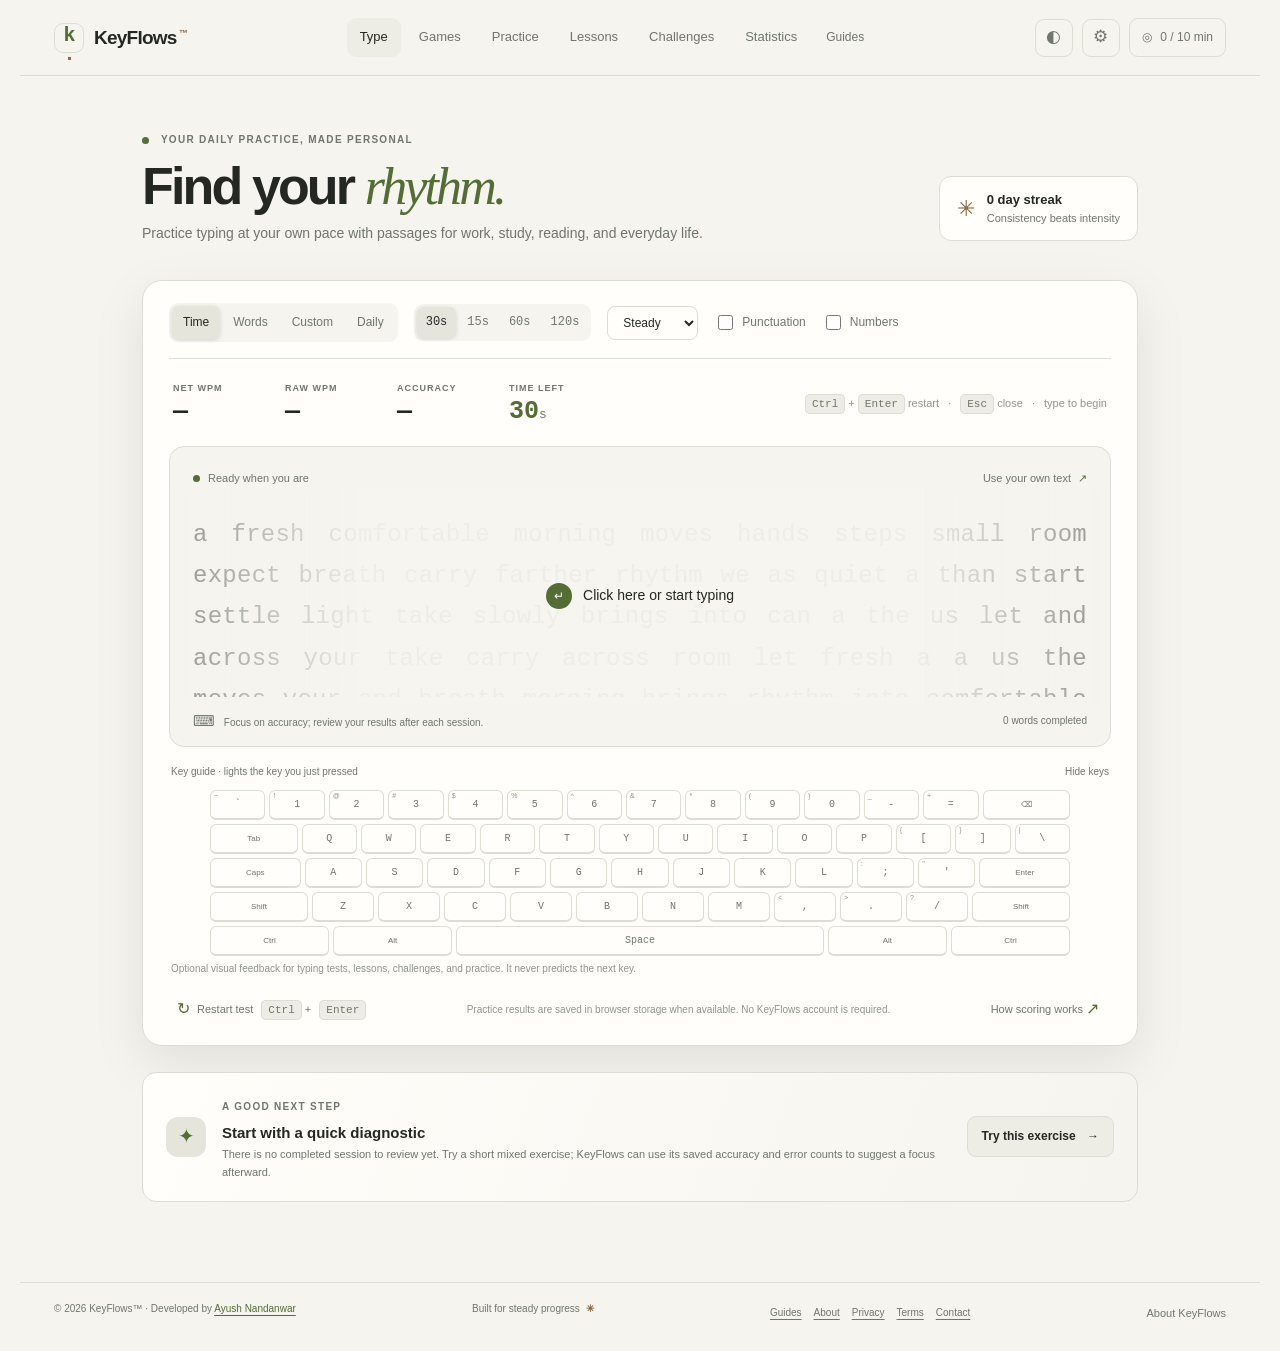
<file: index.html>
<!doctype html>
<html lang="en" data-theme="dark">
<head>
  <meta charset="utf-8">
  <meta name="viewport" content="width=device-width, initial-scale=1">
  <meta name="theme-color" content="#111311">
  <meta name="description" content="A calmer way to build typing speed and accuracy for work, study, reading, and everyday writing.">
  <meta property="og:title" content="KeyFlows — Find your rhythm">
  <meta property="og:description" content="A calmer way to build typing speed and accuracy for work, study, reading, and everyday writing.">
  <meta property="og:type" content="website">
  <meta property="og:image" content="assets/og-image.svg">
  <link rel="canonical" href="https://keyflows.github.io/">
  <link rel="icon" href="assets/favicon.svg" type="image/svg+xml">
  <link rel="stylesheet" href="css/styles.css?v=1.0.1">
  <link rel="stylesheet" href="css/responsive.css">
  <link rel="stylesheet" href="css/accessibility.css?v=1.1.7">
  <link rel="stylesheet" href="css/game.css?v=1.0.8">
  <title>KeyFlows — Find your rhythm</title>
</head>
<body>
  <a class="skip-link" href="#main">Skip to practice</a>
  <header class="topbar">
    <a class="brand" href="#type" aria-label="KeyFlows home"><span class="brand-mark">k<span>·</span></span><span>KeyFlows<sup>™</sup></span></a>
    <nav class="primary-nav" aria-label="Main navigation">
      <button class="nav-link active" data-view="type" aria-current="page">Type</button><button class="nav-link" data-view="game">Games</button><button class="nav-link" data-view="practice">Practice</button><button class="nav-link" data-view="lessons">Lessons</button><button class="nav-link" data-view="challenges">Challenges</button><button class="nav-link" data-view="statistics">Statistics</button><a class="nav-link guides-nav-link" href="/guides/">Guides</a>
    </nav>
    <div class="top-actions"><button class="icon-button" id="theme-toggle" aria-label="Toggle theme" title="Toggle theme (Ctrl+Shift+L)">◐</button><button class="icon-button" id="settings-open" aria-label="Open settings" title="Settings (Ctrl+,)">⚙</button><button class="profile-pill" id="goal-chip" aria-label="Daily goal progress">◎ <span>0 / 10 min</span></button></div>
  </header>

  <main id="main">
    <section class="view active" id="view-type" aria-labelledby="page-title">
      <div class="hero-line"><div><div class="eyebrow"><span class="live-dot"></span> YOUR DAILY PRACTICE, MADE PERSONAL</div><h1 id="page-title">Find your <em>rhythm.</em></h1><p class="subhead">Practice typing at your own pace with passages for work, study, reading, and everyday life.</p></div><div class="streak-mini"><span class="streak-icon">✳</span><div><b id="streak-count">0 day streak</b><small>Consistency beats intensity</small></div></div></div>
      <div class="practice-shell">
        <fieldset class="mode-toolbar"><legend class="sr-only">Test options</legend>
          <div class="segmented" role="group" aria-label="Test mode"><button class="segment selected" data-mode="time">Time</button><button class="segment" data-mode="words">Words</button><button class="segment" data-mode="custom">Custom</button><button class="segment" data-mode="daily">Daily</button></div>
          <div class="option-group" id="duration-options" aria-label="Test length"><button class="option selected" data-value="30">30s</button><button class="option" data-value="15">15s</button><button class="option" data-value="60">60s</button><button class="option" data-value="120">120s</button></div>
          <div class="option-group hidden" id="word-options" aria-label="Word count"><button class="option" data-value="10">10</button><button class="option selected" data-value="25">25</button><button class="option" data-value="50">50</button><button class="option" data-value="100">100</button></div>
          <label class="select-wrap"><span class="sr-only">Difficulty</span><select id="difficulty"><option value="easy">Gentle</option><option value="standard" selected>Steady</option><option value="hard">Focused</option></select></label>
          <label class="toggle-label"><input type="checkbox" id="punctuation"><span>Punctuation</span></label><label class="toggle-label"><input type="checkbox" id="numbers"><span>Numbers</span></label>
        </fieldset>
        <div class="live-stats" aria-live="off"><div class="metric"><span>NET WPM</span><strong id="live-wpm">—</strong></div><div class="metric"><span>RAW WPM</span><strong id="live-raw">—</strong></div><div class="metric"><span>ACCURACY</span><strong id="live-accuracy">—</strong></div><div class="metric timer-metric"><span>TIME LEFT</span><strong id="live-timer">30<span>s</span></strong></div><div class="keyboard-hint"><kbd>Ctrl</kbd> + <kbd>Enter</kbd> restart <i>·</i> <kbd>Esc</kbd> close <i>·</i> type to begin</div></div>
        <div class="typing-card" id="typing-card"><div class="typing-meta"><span><i class="status-dot" id="status-dot"></i><span id="test-status" role="status" aria-live="polite">Ready when you are</span></span><button class="text-action" id="custom-text-open">Use your own text <span>↗</span></button></div><div id="typing-text" class="typing-text" aria-hidden="true" tabindex="-1"></div><p id="typing-accessible-text" class="sr-only"></p><textarea id="typing-input" class="typing-input" aria-label="Typing input area" aria-describedby="typing-accessible-text typing-help" autocomplete="off" autocapitalize="off" spellcheck="false" rows="1"></textarea><span id="typing-help" class="sr-only">Type the text shown. Backspace moves back but mistakes remain in scoring.</span><button id="start-overlay" class="start-overlay"><span class="play-icon">↵</span><span>Click here or start typing</span></button><div class="typing-footer"><span><span class="key-icon">⌨</span> Focus on accuracy; review your results after each session.</span><span id="word-progress">0 / 25 words</span></div></div>
        <div class="practice-keyboard-heading"><span>Key guide · lights the key you just pressed</span><button class="text-action" id="practice-keyboard-toggle" type="button" aria-expanded="true" aria-controls="practice-keyboard">Hide keys</button></div>
        <div class="journey-keyboard practice-keyboard" id="practice-keyboard" aria-hidden="true"></div><p class="practice-keyboard-note">Optional visual feedback for typing tests, lessons, challenges, and practice. It never predicts the next key.</p>
        <div class="below-practice"><button class="quiet-button" id="restart-btn"><span>↻</span> Restart test <kbd>Ctrl</kbd> + <kbd>Enter</kbd></button><span class="privacy-note">Practice results are saved in browser storage when available. No KeyFlows account is required.</span><button class="quiet-button" id="help-open">How scoring works <span>↗</span></button></div>
      </div>
      <section class="next-exercise" aria-label="Recommended practice"><div class="next-icon">✦</div><div class="next-copy"><span class="eyebrow">A GOOD NEXT STEP</span><h2 id="recommend-title">Start with a quick diagnostic</h2><p id="recommend-copy">A short warm-up helps KeyFlows find a useful practice focus for you.</p></div><button class="button button-secondary" id="recommend-start">Try this exercise <span>→</span></button></section>
    </section>

    <section class="view" id="view-game" aria-labelledby="game-title">
      <div class="game-heading"><div><div class="eyebrow"><span class="live-dot"></span> PLAY BY TYPING</div><h1 id="game-title">Choose a <em>world.</em></h1><p class="subhead">Choose a world. Type a passage. See where it takes you.</p></div><div class="game-private"><span aria-hidden="true">🔒</span><span>No account needed. Game results are saved in browser storage when available.</span></div></div>
      <div id="game-interrupted" class="game-interrupted" role="status" hidden>An unfinished journey wasn’t saved. Start a fresh one whenever you’re ready.</div>
      <article class="journey-card" id="journey-card" data-stage="0">
        <div class="journey-game-choices" id="journey-game-choices" role="group" aria-label="Choose a typing game">
          <button class="journey-game-choice is-selected" type="button" data-game-choice="journey" aria-pressed="true">
            <svg viewBox="0 0 180 78" aria-hidden="true"><defs><linearGradient id="mini-train-sky" x1="0" x2="0" y1="0" y2="1"><stop stop-color="#80d5f0"/><stop offset="1" stop-color="#d7f4e9"/></linearGradient></defs><rect width="180" height="78" rx="12" fill="url(#mini-train-sky)"/><circle cx="148" cy="19" r="10" fill="#ffe58a"/><path d="M0 48q38-24 73 1t107-1v30H0Z" fill="#68bb8d"/><path d="M0 60h180" stroke="#c8ab84" stroke-width="9"/><path d="M0 58h180M0 63h180" stroke="#576d6a" stroke-width="2"/><g transform="translate(58 52)"><rect x="-30" y="-22" width="20" height="15" rx="4" fill="#63b9b3"/><path d="M-8-8v-17q0-5 6-5h28q18 0 18 18v4Z" fill="#f5ad55" stroke="#a95e4c" stroke-width="2"/><rect x="6" y="-26" width="12" height="11" rx="2" fill="#d7f4e9"/><circle cx="0" cy="-5" r="4" fill="#52636a"/><circle cx="30" cy="-5" r="4" fill="#52636a"/></g><path d="M142 49 148 27h12l7 22Z" fill="#fff2dc" stroke="#92605b" stroke-width="2"/><path d="M144 34h18" stroke="#ed8065" stroke-width="5"/></svg>
            <span><b>The Little Journey</b><small>Ride the train</small><small>About 2–4 min at 20 WPM · untimed</small></span>
          </button>
          <button class="journey-game-choice" type="button" data-game-choice="garden" aria-pressed="false">
            <svg viewBox="0 0 180 78" aria-hidden="true"><defs><linearGradient id="mini-garden-sky" x1="0" x2="0" y1="0" y2="1"><stop stop-color="#91d9ec"/><stop offset="1" stop-color="#fff0c9"/></linearGradient></defs><rect width="180" height="78" rx="12" fill="url(#mini-garden-sky)"/><circle cx="145" cy="18" r="11" fill="#ffe58a"/><path d="M0 51q42-22 83 0t97-2v29H0Z" fill="#63b987"/><path d="M0 63q42-12 84 2t96-2v15H0Z" fill="#398f70"/><path d="M90 78q-10-18 5-25t25-14" fill="none" stroke="#dfbf8e" stroke-width="10" stroke-linecap="round"/><g stroke="#398a63" stroke-width="3"><path d="M28 64v-19M53 67V43M118 69V46M151 65V42"/></g><g fill="#ec7580"><circle cx="28" cy="42" r="6"/><circle cx="53" cy="37" r="6"/><circle cx="118" cy="40" r="6"/><circle cx="151" cy="36" r="6"/></g><g fill="#ffe68b"><circle cx="28" cy="42" r="2.5"/><circle cx="53" cy="37" r="2.5"/><circle cx="118" cy="40" r="2.5"/><circle cx="151" cy="36" r="2.5"/></g></svg>
            <span><b>Garden Bloom</b><small>Grow the garden</small><small>About 2–4 min at 20 WPM · untimed</small></span>
          </button>
        </div>
        <p class="journey-audience-copy">Pick a world, then choose a passage from stories, work, study, reading, or everyday life.</p>
        <div class="journey-scene-wrap" id="journey-scene-wrap">
          <svg id="journey-scene" class="journey-scene" viewBox="0 0 960 340" role="img" aria-labelledby="journey-svg-title journey-svg-desc" preserveAspectRatio="xMidYMid meet">
            <title id="journey-svg-title">The Little Journey train route</title><desc id="journey-svg-desc">A colorful train travels past a town, trees, hills, and a lighthouse as correct typing advances the route. Progress is also shown in text.</desc>
            <defs>
              <linearGradient id="journey-sky" x1="0" y1="0" x2="0" y2="1"><stop offset="0" stop-color="#86d5f2"/><stop offset="1" stop-color="#d5f3ed"/></linearGradient>
              <linearGradient id="journey-hill" x1="0" y1="0" x2="1" y2="1"><stop stop-color="#8dd39a"/><stop offset="1" stop-color="#55b890"/></linearGradient>
              <linearGradient id="journey-train-paint" x1="0" y1="0" x2="0" y2="1"><stop stop-color="#ffd36b"/><stop offset="1" stop-color="#f28b52"/></linearGradient>
              <linearGradient id="journey-window" x1="0" y1="0" x2="0" y2="1"><stop stop-color="#effff8"/><stop offset="1" stop-color="#8edbd0"/></linearGradient>
              <linearGradient id="journey-water" x1="0" y1="0" x2="0" y2="1"><stop stop-color="#78cee2"/><stop offset="1" stop-color="#4fa7d0"/></linearGradient>
              <pattern id="journey-rail-ties" width="30" height="18" patternUnits="userSpaceOnUse"><path d="M5 2v14" stroke="#805b4d" stroke-width="5" stroke-linecap="round" opacity=".75"/></pattern>
            </defs>
            <rect class="journey-sky" width="960" height="340" rx="22" fill="url(#journey-sky)"/>
            <circle cx="790" cy="62" r="31" fill="#ffe58a"/><circle cx="790" cy="62" r="43" fill="#ffe58a" opacity=".18"/>
            <g class="journey-cloud" fill="#fff" opacity=".82"><ellipse cx="160" cy="72" rx="53" ry="19"/><circle cx="137" cy="62" r="22"/><circle cx="166" cy="53" r="28"/><circle cx="194" cy="65" r="19"/><ellipse cx="510" cy="91" rx="42" ry="15"/><circle cx="492" cy="82" r="18"/><circle cx="516" cy="75" r="22"/><circle cx="538" cy="85" r="15"/></g>
            <path d="M0 196 115 113l72 66 102-95 118 117 97-84 110 94 108-101 130 105 108-83v208H0Z" fill="#9dc9b6" opacity=".78"/>
            <path d="M0 220c106-65 186-29 269-3 86 28 149 20 234-16 102-42 168-21 239 13 79 37 140 42 218 2v124H0Z" fill="#72c99b"/>
            <path d="M0 256c99-42 181-16 271 10 101 29 187 23 274-14 88-38 168-30 238 3 66 30 117 34 177 7v78H0Z" fill="url(#journey-hill)"/>
            <path d="M0 281c120-23 192 18 296 22 95 3 155-20 241-26 124-8 188 47 423 15v48H0Z" fill="#3e9d81" opacity=".45"/>
            <path class="journey-water journey-landmark" data-landmark="2" d="M400 270c66-14 122-4 182 12 64 16 93 7 137-12 60-25 127-18 241 0v70H400Z" fill="url(#journey-water)" opacity=".87"/>
            <g class="journey-town journey-landmark" data-landmark="0" stroke="#93665a" stroke-width="4" stroke-linejoin="round"><path d="M93 218v-49l38-32 42 32v49Z" fill="#ffe2ad"/><path d="m82 170 49-42 54 42" fill="#e87862"/><rect x="108" y="182" width="18" height="36" rx="3" fill="#9c6e5c"/><rect x="143" y="174" width="17" height="16" rx="2" fill="url(#journey-window)"/><path d="M220 219v-61l39-27 37 27v61Z" fill="#b9dcf0"/><path d="m210 164 49-42 48 42" fill="#f4b951"/><rect x="250" y="180" width="19" height="39" rx="3" fill="#846b79"/><rect x="228" y="168" width="15" height="15" rx="2" fill="url(#journey-window)"/><rect x="278" y="168" width="13" height="15" rx="2" fill="url(#journey-window)"/></g>
            <g class="journey-trees journey-landmark" data-landmark="1" fill="#347f69"><path d="m363 217 29-73 30 73Z"/><path d="m395 223 25-61 25 61Z"/><path d="m477 224 33-82 33 82Z"/><path d="m518 230 27-67 27 67Z"/></g><g fill="#765b4c"><rect x="388" y="211" width="9" height="32" rx="4"/><rect x="505" y="214" width="10" height="34" rx="4"/></g>
            <g class="journey-lighthouse journey-landmark" data-landmark="3" stroke="#835c57" stroke-width="4" stroke-linejoin="round"><path d="M845 239 860 126h40l18 113Z" fill="#fff4df"/><path d="m855 164 51 2-3 24-51-2Z" fill="#ee7d63"/><path d="m852 131 10-23h36l10 24Z" fill="#f4ba54"/><rect x="868" y="79" width="25" height="30" rx="4" fill="#e97d65"/><path d="M862 79h38l-6-12h-26Z" fill="#734f68"/><path d="M858 239h59" stroke="#765a55" stroke-width="8"/></g>
            <g fill="#ffefad"><circle cx="70" cy="246" r="4"/><circle cx="182" cy="236" r="4"/><circle cx="324" cy="246" r="4"/><circle cx="595" cy="247" r="4"/><circle cx="742" cy="243" r="4"/></g>
            <path id="journey-track" d="M24 263c142-25 232-7 337 4s185 7 274-3 197-6 301 14" fill="none" stroke="#e7c7a1" stroke-width="18" stroke-linecap="round"/>
            <path d="M24 263c142-25 232-7 337 4s185 7 274-3 197-6 301 14" fill="none" stroke="url(#journey-rail-ties)" stroke-width="17" stroke-linecap="round"/>
            <path d="M24 257c142-25 232-7 337 4s185 7 274-3 197-6 301 14M24 269c142-25 232-7 337 4s185 7 274-3 197-6 301 14" fill="none" stroke="#526b6c" stroke-width="3.5" stroke-linecap="round"/>
            <g id="journey-checkpoints" aria-hidden="true"><circle class="journey-checkpoint" data-stop="0" cx="270" cy="264" r="8"/><circle class="journey-checkpoint" data-stop="1" cx="475" cy="271" r="8"/><circle class="journey-checkpoint" data-stop="2" cx="690" cy="263" r="8"/><circle class="journey-checkpoint" data-stop="3" cx="900" cy="277" r="8"/></g>
            <g id="journey-train" class="journey-train" transform="translate(30 262)">
              <g class="train-car"><rect x="-52" y="-37" width="38" height="27" rx="8" fill="#63b9b3" stroke="#317f7a" stroke-width="3"/><rect x="-44" y="-31" width="11" height="11" rx="3" fill="url(#journey-window)"/><circle cx="-41" cy="-7" r="6" fill="#4c6670"/><circle cx="-18" cy="-7" r="6" fill="#4c6670"/></g>
              <path d="M-17-11v-20q0-7 8-7h31q24 0 24 24v3Z" fill="url(#journey-train-paint)" stroke="#a95e4c" stroke-width="3"/><path d="M4-32h16v16H4Z" rx="3" fill="url(#journey-window)" stroke="#8d6553" stroke-width="3"/><path d="M-9-17h47" stroke="#fff1c1" stroke-width="4"/><path d="M45-24h12v11H45Z" fill="#f4cc62" stroke="#a95e4c" stroke-width="3"/><circle cx="-4" cy="-8" r="7" fill="#4c6670"/><circle cx="27" cy="-8" r="7" fill="#4c6670"/><circle cx="-4" cy="-8" r="3" fill="#dfe8de"/><circle cx="27" cy="-8" r="3" fill="#dfe8de"/><path d="M-22-5h81" stroke="#704c51" stroke-width="4" stroke-linecap="round"/><circle cx="59" cy="-19" r="6" fill="#fff3ae"/><path d="M-2-40q9-18 18 0" fill="none" stroke="#785a63" stroke-width="4" stroke-linecap="round"/>
            </g>
          </svg>
          <svg id="garden-scene" class="journey-scene journey-alt-scene" viewBox="0 0 960 340" role="img" aria-labelledby="garden-svg-title garden-svg-desc" preserveAspectRatio="xMidYMid meet" hidden>
            <title id="garden-svg-title">Garden Bloom</title><desc id="garden-svg-desc">A colorful garden comes to life as correctly typed words bloom flowers. Progress is also shown in text.</desc>
            <defs><linearGradient id="garden-sky" x1="0" y1="0" x2="0" y2="1"><stop stop-color="#79cdec"/><stop offset="1" stop-color="#fff0c7"/></linearGradient><linearGradient id="garden-ground" x1="0" y1="0" x2="0" y2="1"><stop stop-color="#78c884"/><stop offset="1" stop-color="#338b69"/></linearGradient><linearGradient id="garden-path-paint" x1="0" y1="0" x2="1" y2="1"><stop stop-color="#f5d7a7"/><stop offset="1" stop-color="#cfa474"/></linearGradient></defs>
            <rect width="960" height="340" rx="22" fill="url(#garden-sky)"/><circle cx="800" cy="62" r="34" fill="#ffe58a"/><circle cx="800" cy="62" r="47" fill="#ffe58a" opacity=".2"/>
            <g fill="#fff" opacity=".78"><ellipse cx="170" cy="72" rx="52" ry="18"/><circle cx="145" cy="61" r="22"/><circle cx="174" cy="52" r="27"/><circle cx="202" cy="66" r="17"/><ellipse cx="543" cy="88" rx="39" ry="14"/><circle cx="526" cy="80" r="18"/><circle cx="549" cy="73" r="21"/></g>
            <path d="M0 196 125 115l84 65 101-93 104 111 107-86 107 90 111-99 112 101 109-75v211H0Z" fill="#a9cbb7"/>
            <path d="M0 222c101-53 176-35 265-6 94 31 153 21 239-16 99-43 171-20 245 15 76 36 145 34 211-1v126H0Z" fill="#83cb92"/>
            <path d="M0 265c108-37 194-8 285 16 93 25 181 15 257-18 104-44 173-18 256 14 59 23 108 24 162 3v60H0Z" fill="url(#garden-ground)"/>
            <g class="garden-cottage" stroke="#8b6155" stroke-width="4" stroke-linejoin="round"><path d="M92 225v-72l53-40 54 40v72Z" fill="#fff0d5"/><path d="m80 157 65-49 66 49" fill="#ed8065"/><rect x="128" y="179" width="28" height="46" rx="4" fill="#8a6658"/><rect x="103" y="164" width="17" height="20" rx="3" fill="#9de1e1"/><rect x="169" y="164" width="17" height="20" rx="3" fill="#9de1e1"/></g>
            <path id="garden-path" d="M38 276c112-31 202-18 300 1s182 1 283-11 205-9 302 8" fill="none" stroke="url(#garden-path-paint)" stroke-width="29" stroke-linecap="round"/>
            <path d="M38 276c112-31 202-18 300 1s182 1 283-11 205-9 302 8" fill="none" stroke="#f9e8c9" stroke-width="3" stroke-dasharray="2 13" stroke-linecap="round"/>
            <g class="garden-flower" data-flower="0" transform="translate(245 218)"><path class="garden-stem" d="M0 35q-4-20 2-35"/><path class="garden-leaf" d="M0 19q-17-14-22 0 12 10 22 0"/><g class="garden-petals" transform="translate(2 0)"><circle cx="0" cy="-10" r="8"/><circle cx="10" cy="0" r="8"/><circle cx="0" cy="10" r="8"/><circle cx="-10" cy="0" r="8"/><circle class="garden-center" r="6"/></g></g>
            <g class="garden-flower" data-flower="1" transform="translate(325 237)"><path class="garden-stem" d="M0 30q6-16 0-28"/><path class="garden-leaf" d="M0 18q15-14 21-2-8 12-21 2"/><g class="garden-petals" transform="translate(0 0)"><circle cx="0" cy="-9" r="7"/><circle cx="9" cy="0" r="7"/><circle cx="0" cy="9" r="7"/><circle cx="-9" cy="0" r="7"/><circle class="garden-center" r="5"/></g></g>
            <g class="garden-flower" data-flower="2" transform="translate(407 226)"><path class="garden-stem" d="M0 34q-5-20 1-34"/><path class="garden-leaf" d="M0 20q-16-12-21 0 9 10 21 0"/><g class="garden-petals"><circle cy="-10" r="8"/><circle cx="10" r="8"/><circle cy="10" r="8"/><circle cx="-10" r="8"/><circle class="garden-center" r="6"/></g></g>
            <g class="garden-flower" data-flower="3" transform="translate(495 238)"><path class="garden-stem" d="M0 30q4-18 0-28"/><path class="garden-leaf" d="M0 18q15-12 21 0-10 9-21 0"/><g class="garden-petals"><circle cy="-9" r="7"/><circle cx="9" r="7"/><circle cy="9" r="7"/><circle cx="-9" r="7"/><circle class="garden-center" r="5"/></g></g>
            <g class="garden-flower" data-flower="4" transform="translate(583 225)"><path class="garden-stem" d="M0 34q-3-18 2-34"/><path class="garden-leaf" d="M0 20q-15-13-21 0 11 9 21 0"/><g class="garden-petals"><circle cy="-10" r="8"/><circle cx="10" r="8"/><circle cy="10" r="8"/><circle cx="-10" r="8"/><circle class="garden-center" r="6"/></g></g>
            <g class="garden-flower" data-flower="5" transform="translate(668 238)"><path class="garden-stem" d="M0 30q5-18 0-28"/><path class="garden-leaf" d="M0 18q15-13 21 0-9 10-21 0"/><g class="garden-petals"><circle cy="-9" r="7"/><circle cx="9" r="7"/><circle cy="9" r="7"/><circle cx="-9" r="7"/><circle class="garden-center" r="5"/></g></g>
            <g class="garden-flower" data-flower="6" transform="translate(751 224)"><path class="garden-stem" d="M0 34q-4-18 1-34"/><path class="garden-leaf" d="M0 20q-16-14-21-1 10 10 21 1"/><g class="garden-petals"><circle cy="-10" r="8"/><circle cx="10" r="8"/><circle cy="10" r="8"/><circle cx="-10" r="8"/><circle class="garden-center" r="6"/></g></g>
            <g class="garden-flower" data-flower="7" transform="translate(843 237)"><path class="garden-stem" d="M0 31q5-18 0-28"/><path class="garden-leaf" d="M0 18q15-13 21-1-9 10-21 1"/><g class="garden-petals"><circle cy="-9" r="7"/><circle cx="9" r="7"/><circle cy="9" r="7"/><circle cx="-9" r="7"/><circle class="garden-center" r="5"/></g></g>
            <g id="garden-bee" class="garden-bee" transform="translate(482 174)" aria-hidden="true"><ellipse cx="0" cy="-24" rx="13" ry="9" fill="#ffd35a" stroke="#91684b" stroke-width="3"/><path d="M-4-32v16M5-32v16" stroke="#765d4b" stroke-width="4"/><ellipse cx="-6" cy="-37" rx="8" ry="5" fill="#f4ffff" opacity=".9"/><ellipse cx="7" cy="-38" rx="8" ry="5" fill="#f4ffff" opacity=".9"/><circle cx="11" cy="-25" r="2" fill="#463e42"/></g>
          </svg>
        </div>
        <div class="journey-status-row"><span id="journey-state">The train is waiting at the station.</span><span id="journey-clock">No timer</span></div>
        <section class="journey-setup" id="journey-setup" aria-labelledby="journey-setup-title">
          <div class="journey-setup-copy"><span class="eyebrow">YOUR NEXT ADVENTURE</span><h2 id="journey-setup-title">Choose a passage</h2><p id="journey-setup-description">Type each character to move the train. A mistake pauses the journey until you correct it.</p></div>
          <div class="journey-options">
            <label class="field-label" for="journey-context">Passage theme<select class="field" id="journey-context"></select></label>
            <label class="field-label" for="journey-level">Passage complexity<select class="field" id="journey-level"></select></label>
            <label class="field-label" for="journey-timer-choice">Timer<select class="field" id="journey-timer-choice"><option value="0">No timer · recommended</option><option value="60">Optional 60 seconds</option></select></label>
          </div>
          <section class="journey-passage-preview" aria-labelledby="journey-preview-title">
            <div><span class="eyebrow" id="journey-preview-title">UP NEXT</span><span class="journey-preview-meta" id="journey-preview-meta"></span></div>
            <p id="journey-preview-text"></p>
          </section>
          <div class="journey-preferences"><label class="toggle-label"><input type="checkbox" id="journey-keyboard-toggle" checked><span>Show key guide</span></label><label class="toggle-label"><input type="checkbox" id="journey-focus-toggle"><span>Focus mode</span></label><label class="toggle-label"><input type="checkbox" id="journey-motion-toggle"><span>Reduce visual effects</span></label></div>
          <button class="button button-primary journey-start" id="journey-start">Start the journey <span>→</span></button>
          <p class="journey-privacy-note">Game results are saved in browser storage when available. The passage itself is not included in game history.</p>
        </section>
        <section class="journey-play" id="journey-play" aria-label="Typing game" hidden>
          <div class="journey-play-toolbar"><div><span class="eyebrow" id="journey-progress-label">TRAIN PROGRESS</span><strong id="journey-progress-text">0 of 0 characters</strong></div><div class="journey-actions"><button class="button button-secondary" id="journey-pause">Pause</button><button class="button button-secondary" id="journey-restart">Restart</button><button class="button button-secondary" id="journey-exit">Exit</button></div></div>
          <div class="journey-progressbar" id="journey-progressbar" role="progressbar" aria-label="Journey progress" aria-valuemin="0" aria-valuemax="100" aria-valuenow="0"><span id="journey-progress-fill"></span><div class="journey-word-checkpoints" id="journey-word-checkpoints" aria-hidden="true"></div></div>
          <div class="journey-passage-panel" id="journey-passage-panel"><div class="journey-passage typing-text" id="journey-passage" aria-hidden="true"></div><p class="sr-only" id="journey-passage-accessible"></p><textarea class="typing-input journey-input" id="journey-input" aria-label="Type the journey passage" aria-describedby="journey-passage-accessible journey-input-help" autocomplete="off" autocapitalize="off" spellcheck="false" rows="1"></textarea><span class="sr-only" id="journey-input-help">Type the displayed passage. Mistakes remain in your accuracy score. Backspace removes the last typed character.</span><button class="journey-focus-prompt" id="journey-focus-prompt" type="button" aria-label="Focus the passage to type">Click the passage, then type to move the train</button></div>
          <p class="journey-error-hint" id="journey-error-hint" hidden>The train is waiting at your first mistake. Backspace to correct it.</p>
          <div class="journey-keyboard-heading"><span>Key guide · lights the key you just pressed</span><button class="text-action" id="journey-keyboard-visibility" aria-expanded="true" aria-controls="journey-keyboard">Hide keys</button></div>
          <div class="journey-keyboard" id="journey-keyboard" aria-hidden="true"></div>
          <p class="journey-keyboard-hint" id="journey-keyboard-hint">The key guide shows what you pressed; it never predicts the next key.</p>
          <p class="sr-only" id="journey-announcement" role="status" aria-live="polite"></p>
        </section>
        <section class="journey-result" id="journey-result" aria-labelledby="journey-result-title" hidden>
          <div class="journey-celebration" id="journey-celebration" aria-hidden="true">
            <i style="--x:-260px;--y:-82px;--turn:115deg"></i><i style="--x:-220px;--y:-142px;--turn:250deg"></i><i style="--x:-178px;--y:-64px;--turn:75deg"></i><i style="--x:-136px;--y:-120px;--turn:190deg"></i><i style="--x:-96px;--y:-70px;--turn:300deg"></i><i style="--x:-54px;--y:-150px;--turn:135deg"></i><i style="--x:-14px;--y:-96px;--turn:220deg"></i><i style="--x:28px;--y:-132px;--turn:45deg"></i><i style="--x:70px;--y:-76px;--turn:160deg"></i><i style="--x:112px;--y:-142px;--turn:280deg"></i><i style="--x:154px;--y:-68px;--turn:100deg"></i><i style="--x:196px;--y:-126px;--turn:210deg"></i><i style="--x:238px;--y:-74px;--turn:35deg"></i><i style="--x:275px;--y:-118px;--turn:170deg"></i>
          </div>
          <section class="journey-win-panel" id="journey-win-panel" aria-label="Victory celebration" hidden>
            <div class="journey-win-medal" id="journey-win-medal" aria-hidden="true"><span id="journey-win-icon">🚂</span><i>✦</i><b>★</b></div>
            <div class="journey-win-copy"><span class="eyebrow" id="journey-win-kicker">ADVENTURE COMPLETE</span><strong id="journey-win-headline">You did it!</strong><p id="journey-win-subtitle">The train made it to the lighthouse.</p></div>
            <button class="button button-primary journey-celebrate-again" id="journey-celebrate-again" type="button">Celebrate again <span aria-hidden="true">✦</span></button>
          </section>
          <span class="eyebrow" id="journey-result-kicker">JOURNEY COMPLETE</span><h2 id="journey-result-title" tabindex="-1">You reached the lighthouse!</h2><p id="journey-result-copy">Every correct character carried the train onward.</p>
          <div class="journey-title-card" id="journey-title-card" hidden><div><small>YOUR PERSONAL JOURNEY TITLE</small><strong id="journey-title-name">Lighthouse Explorer</strong><span>Saved only on this device; not compared with other players.</span></div><button class="button button-secondary" id="journey-title-help" aria-expanded="false" aria-controls="journey-title-explanation">Why this title?</button><p id="journey-title-explanation" hidden></p><span class="journey-careful-badge" id="journey-careful-badge" hidden>Careful typing · 95%+ accuracy</span></div>
          <div class="journey-result-metrics"><div><small>ACCURACY</small><strong id="journey-result-accuracy">—</strong></div><div><small>CORRECT CHARACTERS</small><strong id="journey-result-correct">—</strong></div><div><small>MISTAKES</small><strong id="journey-result-errors-summary">—</strong></div><div><small>PASSAGE</small><strong id="journey-result-progress">—</strong></div><div><small>TIME</small><strong id="journey-result-time">—</strong></div></div>
          <section class="journey-next-step" aria-labelledby="journey-next-title"><div><span class="eyebrow">A GENTLE NEXT STEP</span><h3 id="journey-next-title">Try a short practice</h3><p id="journey-next-copy"></p></div><button class="button button-secondary" id="journey-next-practice" type="button">Try this practice <span>→</span></button></section>
          <div class="journey-result-actions"><button class="button button-primary" id="journey-again">Ride this route again <span>↻</span></button><button class="button button-secondary" id="journey-new">Choose another passage</button><button class="button button-secondary" id="journey-surprise">Surprise me</button><button class="button button-secondary" id="journey-switch-world">Switch game</button></div>
          <section class="journey-result-graph" id="journey-result-graph-wrap" aria-labelledby="journey-result-graph-title"><div class="journey-result-graph-heading"><h3 id="journey-result-graph-title">Your adventure, word by word</h3><span>Passage progress · Accuracy</span></div><div class="journey-graph-legend" aria-hidden="true"><span>Passage</span><span>Accuracy</span></div><svg id="journey-result-graph" role="group" aria-label="Interactive graph of passage progress and typing accuracy" aria-describedby="journey-result-graph-help journey-result-graph-summary"></svg><p class="journey-result-graph-scroll-note">Swipe the graph sideways to inspect every checkpoint.</p><p id="journey-result-graph-help" class="journey-result-graph-help">Hover, click, or touch a point to inspect that word. Focus the graph and use arrow keys to explore.</p><p id="journey-result-graph-summary" class="journey-result-graph-summary" role="status" aria-live="polite"></p></section>
          <button class="text-action" id="journey-more-stats" aria-expanded="false" aria-controls="journey-extra-stats">More stats</button><div class="journey-extra-stats" id="journey-extra-stats" hidden><span>Net speed: <b id="journey-result-net">—</b></span><span>Raw speed: <b id="journey-result-raw">—</b></span></div>
        </section>
      </article>
    </section>

    <section class="view" id="view-practice" aria-labelledby="practice-title"><div class="section-heading"><div><div class="eyebrow">PRACTICE WITH PURPOSE</div><h1 id="practice-title">Build a better habit.</h1><p class="subhead">Short, focused sessions that meet you where you are.</p></div></div><div class="practice-grid"><article class="coach-card"><div class="card-icon">✦</div><div class="eyebrow">YOUR COACH</div><h2 id="coach-title">Your first session is the starting point.</h2><p id="coach-copy">Complete a quick typing test and we’ll look for patterns worth practicing. Your history stays private on this device.</p><div class="weakness-tags" id="weakness-tags"><span>Letters</span><span>Rhythm</span><span>Accuracy</span></div><button class="button button-primary" id="coach-start">Start a diagnostic <span>→</span></button></article><article class="goal-card"><div class="eyebrow">A STEADY PACE</div><h2>Your daily goal</h2><p>A few minutes of mindful practice can add up over time.</p><div class="goal-progress"><div class="ring" id="goal-ring"><span id="goal-percent">0%</span></div><div><b><span id="goal-minutes">0</span> of <span id="goal-target">10</span> min</b><small>today’s practice</small></div></div><label class="field-label" for="goal-setting">Daily target</label><select id="goal-setting" class="field"><option value="5">5 minutes</option><option value="10" selected>10 minutes</option><option value="15">15 minutes</option><option value="20">20 minutes</option></select></article></div><h2 class="subsection-title">Quick exercises</h2><div class="exercise-grid" id="exercise-grid"></div><h2 class="subsection-title">Your milestones</h2><p class="subhead">XP is earned for time spent practicing. Levels celebrate showing up, not only speed.</p><div class="milestone-card"><div class="level-mark"><span id="skill-level">1</span></div><div class="milestone-copy"><b id="level-name">New rhythm</b><span><span id="xp-total">0</span> XP · <span id="xp-next">100</span> XP to next level</span></div><div class="xp-track"><span id="xp-bar"></span></div></div><div class="badge-grid" id="badge-grid"></div></section>

    <section class="view" id="view-lessons" aria-labelledby="lessons-title"><div class="section-heading"><div><div class="eyebrow">LEARN AT YOUR OWN PACE</div><h1 id="lessons-title">Small steps, <em>strong habits.</em></h1><p class="subhead">Friendly, focused lessons to build confidence from the home row up.</p></div></div><div class="lesson-grid" id="lesson-grid"></div><div class="lesson-active hidden" id="lesson-active"><button class="text-action" id="lesson-back">← All lessons</button><div class="lesson-copy"><span class="eyebrow" id="lesson-kicker">LESSON 01</span><h2 id="lesson-name"></h2><p id="lesson-instructions"></p></div><div class="lesson-target" id="lesson-target"></div><button class="button button-primary" id="lesson-start">Begin lesson <span>→</span></button></div></section>

    <section class="view" id="view-challenges" aria-labelledby="challenges-title"><div class="section-heading"><div><div class="eyebrow">ONE TEXT. EVERY DAY.</div><h1 id="challenges-title">A daily challenge.</h1><p class="subhead">A shared prompt to keep your practice fresh. Your result is saved privately here.</p></div><div class="date-badge" id="challenge-date"></div></div><article class="challenge-card"><div class="challenge-top"><span class="challenge-mark">✳</span><div><div class="eyebrow">TODAY’S PROMPT</div><h2 id="challenge-name">Daily flow</h2></div><span class="local-badge">LOCAL PERSONAL BEST</span></div><p id="challenge-description">The same prompt is available to everyone each day.</p><div class="challenge-sample" id="challenge-sample"></div><div class="challenge-bottom"><div><span class="eyebrow">YOUR BEST TODAY</span><strong id="challenge-best">—</strong></div><div class="challenge-actions"><button class="button button-secondary" id="share-challenge">Share prompt <span>↗</span></button><button class="button button-primary" id="challenge-start">Take today’s challenge <span>→</span></button></div></div></article><div class="notice"><span>ⓘ</span><p>Challenge results are stored only in this browser. Public leaderboards, verified accounts, and cross-device sync need a server and are not part of this static edition.</p></div><h2 class="subsection-title">Your challenge history</h2><div id="challenge-history" class="history-list"></div></section>

    <section class="view" id="view-statistics" aria-labelledby="statistics-title"><div class="section-heading"><div><div class="eyebrow">YOUR PRACTICE, OVER TIME</div><h1 id="statistics-title">Progress, <em>not pressure.</em></h1><p class="subhead">A clear view of the work you’ve put in.</p></div><button class="button button-secondary" id="export-btn" title="CSV opens in spreadsheet apps">Download spreadsheet <span>↓</span></button></div><div class="stat-grid"><article class="stat-tile"><span>BEST NET SPEED</span><strong id="stat-best">—</strong><small>words per minute</small></article><article class="stat-tile"><span>AVERAGE NET SPEED</span><strong id="stat-average">—</strong><small>across completed tests</small></article><article class="stat-tile"><span>AVERAGE ACCURACY</span><strong id="stat-accuracy">—</strong><small>all-time average</small></article><article class="stat-tile"><span>TESTS COMPLETED</span><strong id="stat-tests">0</strong><small><span id="stat-hours">0</span> min of practice</small></article></div><div class="charts-grid"><article class="chart-card"><div class="chart-heading"><div><span class="eyebrow">SPEED OVER TIME</span><h2>Your rhythm</h2></div><span class="chart-unit">NET WPM</span></div><svg id="speed-chart" viewBox="0 0 600 200" role="img" aria-label="Interactive speed history chart"><text x="300" y="100" text-anchor="middle">Complete a test to see your progress</text></svg><p id="speed-chart-help" class="chart-interaction-help">Move over the graph to highlight a test; click or touch to keep it selected.</p><p id="speed-chart-summary" class="chart-interaction-summary" role="status" aria-live="polite">No tests to inspect yet.</p></article><article class="chart-card"><div class="chart-heading"><div><span class="eyebrow">ACCURACY OVER TIME</span><h2>Careful counts</h2></div><span class="chart-unit">PERCENT</span></div><svg id="accuracy-chart" viewBox="0 0 600 200" role="img" aria-label="Interactive accuracy history chart"><text x="300" y="100" text-anchor="middle">Complete a test to see your progress</text></svg><p id="accuracy-chart-help" class="chart-interaction-help">Move over the graph to highlight a test; click or touch to keep it selected.</p><p id="accuracy-chart-summary" class="chart-interaction-summary" role="status" aria-live="polite">No tests to inspect yet.</p></article></div><p class="chart-scroll-note">On small screens, swipe charts sideways to read every label.</p><div class="history-heading"><h2>Recent sessions</h2><span id="history-count">0 sessions</span></div><div id="session-history" class="history-list"></div></section>
  </main>

  <footer class="site-footer"><span>© 2026 KeyFlows™ · Developed by <a href="https://ayushnandanwar.github.io/" target="_blank" rel="noopener noreferrer">Ayush Nandanwar</a></span><span>Built for steady progress <b>✳</b></span><nav class="legal-links" aria-label="Legal and information"><a href="/guides/">Guides</a><a href="about.html">About</a><a href="privacy.html">Privacy</a><a href="terms.html">Terms</a><a href="contact.html">Contact</a></nav><button class="text-action" data-view="about">About KeyFlows</button></footer>
  <div class="toast-region" id="toast-region" aria-live="polite"></div>

  <dialog id="journey-exit-dialog" class="dialog" aria-labelledby="journey-exit-title"><div class="eyebrow">PAUSE AT THE NEXT STATION</div><h2 id="journey-exit-title">Leave this journey?</h2><p class="subhead">You can resume where you are, or discard this round. Discarded rounds are not saved.</p><div class="journey-result-actions"><button class="button button-primary" id="journey-exit-resume">Resume journey</button><button class="button button-secondary" id="journey-exit-discard">Discard and exit</button></div></dialog>
  <dialog id="result-dialog" class="dialog result-dialog"><button class="dialog-close" data-close="result-dialog" aria-label="Close results">×</button><div class="result-card" id="result-card"><div class="result-brand"><span class="brand-mark">k<span>·</span></span><span>KeyFlows</span><span class="result-tag">SESSION COMPLETE</span></div><div class="result-headline"><span class="eyebrow">A MOMENT TO BE PROUD OF</span><h2 id="result-title">You found your flow.</h2></div><div class="result-metrics"><div class="result-primary"><span>NET WPM</span><strong id="result-wpm">0</strong></div><div><span>RAW WPM</span><strong id="result-raw">0</strong></div><div><span>ACCURACY</span><strong id="result-accuracy">0%</strong></div></div><div class="result-detail"><span><b id="result-correct">0</b> correct</span><span><b id="result-errors">0</b> incorrect</span><span><b id="result-duration">0s</b> practiced</span><span><b id="result-words">0</b> words</span></div><div class="result-comparison" id="result-comparison"></div><div class="result-trend" id="result-trend" aria-label="Recent performance summary"></div><section class="result-pace" aria-labelledby="result-pace-title"><div class="result-pace-heading"><span class="eyebrow" id="result-pace-title">PACE DURING THIS TEST</span><span class="result-pace-note">Pace samples are typically collected every two seconds; a very short final interval may be omitted</span></div><div class="result-legend" aria-hidden="true"><span class="legend-net">Net WPM</span><span class="legend-raw">Raw WPM</span><span class="legend-accuracy">Accuracy</span></div><svg id="result-chart" class="result-chart" viewBox="0 0 660 300" role="img" aria-label="Typing pace and cumulative accuracy during this test" aria-describedby="result-chart-help result-chart-selected result-chart-summary"></svg><p class="result-chart-scroll-hint">On smaller screens, swipe the graph sideways to read its labels.</p><p id="result-chart-help" class="result-chart-help" hidden>Click or touch the chart to inspect a point. Focus the chart and use the arrow keys to move between samples.</p><p id="result-chart-selected" class="result-chart-selected" role="status" aria-live="polite" hidden></p><p id="result-chart-empty" class="result-chart-empty" hidden></p><p id="result-chart-summary" class="result-chart-summary" role="note" hidden></p><p class="result-pace-explainer">Net and raw WPM show pace for each interval; accuracy is cumulative. Net WPM accounts for errors; raw WPM does not.</p></section><div class="result-footer">Practice at your pace. Review your results over time.</div></div><div class="result-actions"><button class="button button-primary" id="retry-btn">Try again <span>↻</span></button><button class="button button-secondary" id="result-next-lesson" hidden>Next lesson <span>→</span></button><button class="button button-secondary" id="share-btn">Share result <span>↗</span></button><button class="quiet-button" data-close="result-dialog">Done</button></div><section class="result-recommend"><span class="eyebrow">YOUR PERSONALIZED COACH</span><p id="result-recommendation">Keep your rhythm going with a short exercise.</p><small>Based on your typing session and practice history on this device.</small></section></dialog>

  <dialog id="settings-dialog" class="dialog"><button class="dialog-close" data-close="settings-dialog" aria-label="Close settings">×</button><div class="eyebrow">MAKE IT YOURS</div><h2>Settings</h2><div class="settings-section"><label class="field-label" for="theme-select">Appearance</label><select class="field" id="theme-select"><option value="dark">Dark</option><option value="light">Light</option><option value="system">System</option></select><label class="field-label" for="language-select">Text language <span>Only English content is bundled in this release</span></label><select class="field" id="language-select" disabled><option value="english">English</option></select><label class="field-label" for="custom-text">Your custom text <span>Private to this browser</span></label><textarea class="field" id="custom-text" rows="4" placeholder="Paste text you’d like to practice…"></textarea><div class="settings-buttons"><button class="button button-secondary" id="import-btn">Restore full backup</button><button class="button button-secondary" id="export-csv-settings-btn">Download spreadsheet</button><button class="button button-secondary" id="export-settings-btn">Download full backup</button><button class="button button-danger" id="reset-btn">Reset all data</button><input type="file" id="import-file" accept="application/json,.json" hidden></div></div><p class="privacy-explainer">Download spreadsheet (CSV) to open your session scores in Excel, Numbers, or similar apps; it does not include practice passages. Download full backup to restore settings (including saved custom text), history, streaks, and achievements on this device. Your data is not uploaded or synced.</p></dialog>

  <dialog id="help-dialog" class="dialog"><button class="dialog-close" data-close="help-dialog" aria-label="Close help">×</button><div class="eyebrow">CLEAR AND CONSISTENT</div><h2>How scoring works</h2><div class="formula-list"><p><b>Raw WPM</b><span>Total characters typed ÷ 5 ÷ elapsed minutes.</span></p><p><b>Net WPM</b><span>Raw WPM minus incorrect characters ÷ elapsed minutes ÷ 5. Mistakes remain in the penalty even after correction.</span></p><p><b>Accuracy</b><span>Correct keystrokes ÷ all attempted keystrokes × 100. Backspaces don’t erase an earlier mistake from this measure.</span></p><p><b>Skipped characters</b><span>Are not counted as attempts. A word counts as completed when its trailing space is entered (or at the end of the prompt).</span></p></div><p class="privacy-explainer">Speed is hidden briefly at the start to avoid noisy readings. WPM is shown only after at least 3 seconds for a more reliable reading. Results use actual elapsed time and only completed sessions are saved.</p><div class="shortcut-list"><h3>Keyboard shortcuts</h3><p><kbd>Ctrl</kbd> + <kbd>Enter</kbd><span>Restart the current test</span></p><p><kbd>Tab</kbd><span>Move to the next focusable control</span></p><p><kbd>Esc</kbd><span>Close an open dialog</span></p><p><kbd>Ctrl</kbd> + <kbd>,</kbd><span>Open settings</span></p><p><kbd>Ctrl</kbd> + <kbd>Shift</kbd> + <kbd>L</kbd><span>Toggle theme</span></p><p><kbd>Enter</kbd><span>Start a test from page focus; in custom text, type a line break</span></p></div></dialog>
  <dialog id="custom-dialog" class="dialog"><button class="dialog-close" data-close="custom-dialog" aria-label="Close custom text">×</button><div class="eyebrow">PRACTICE YOUR WORDS</div><h2>Bring your own text.</h2><p class="subhead">Paste anything you’d like to practice. It stays in this browser and won’t be saved with session results.</p><textarea class="field" id="custom-dialog-input" rows="5" placeholder="Paste a paragraph here…"></textarea><button class="button button-primary full-button" id="apply-custom">Practice this text <span>→</span></button></dialog>
  <dialog id="about-dialog" class="dialog"><button class="dialog-close" data-close="about-dialog" aria-label="Close about">×</button><div class="eyebrow">PRACTICE THAT FEELS GOOD</div><h2>A calmer way to find your flow.</h2><p>KeyFlows is a focused, private typing practice space. The useful kind of progress is personal: showing up, building accuracy, and finding a pace that feels comfortable.</p><p>KeyFlows™ is developed by <a href="https://ayushnandanwar.github.io/" target="_blank" rel="noopener noreferrer">Ayush Nandanwar</a>. Connect with him on <a href="https://github.com/ayushnandanwar" target="_blank" rel="noopener noreferrer">GitHub</a> or <a href="https://www.linkedin.com/in/ayush-nandanwar-630214210/" target="_blank" rel="noopener noreferrer">LinkedIn</a>.</p><p>KeyFlows is a static website. Your account-free practice and progress live in this browser. Global leaderboards, multiplayer, and cross-device sync require a backend and are not enabled.</p><button class="button button-primary full-button" data-close="about-dialog">Back to practice</button></dialog>
  <dialog id="certificate-dialog" class="dialog certificate-dialog" aria-labelledby="certificate-title"><button class="dialog-close" data-close="certificate-dialog" aria-label="Close certificate options">×</button><div class="eyebrow">MADE FOR YOUR OWN MILESTONES</div><h2 id="certificate-title">Make a practice certificate.</h2><p class="privacy-explainer">This is an informal personal achievement, not a verified credential. Choose a type and name, then preview the certificate before downloading.</p><label class="field-label" for="certificate-type">Certificate type<select class="field" id="certificate-type"></select></label><label class="field-label" for="certificate-name">Display name <span>Optional · used only for this download</span></label><input class="field" id="certificate-name" type="text" maxlength="80" autocomplete="off" placeholder="Leave blank to use “A dedicated typist”"><figure class="certificate-preview-card"><img id="certificate-preview" alt="Certificate preview"><figcaption id="certificate-preview-caption"></figcaption></figure><p class="privacy-explainer">Your name is not saved in KeyFlows settings or practice history. The downloaded certificate contains the name shown in this preview.</p><div class="settings-buttons"><button class="button button-primary" id="certificate-download-pdf">Download PDF</button><button class="button button-secondary" id="certificate-download-png">Download PNG</button></div></dialog>
  <script type="module" src="js/app.js?v=1.8.8"></script>
</body>
</html>
</file>
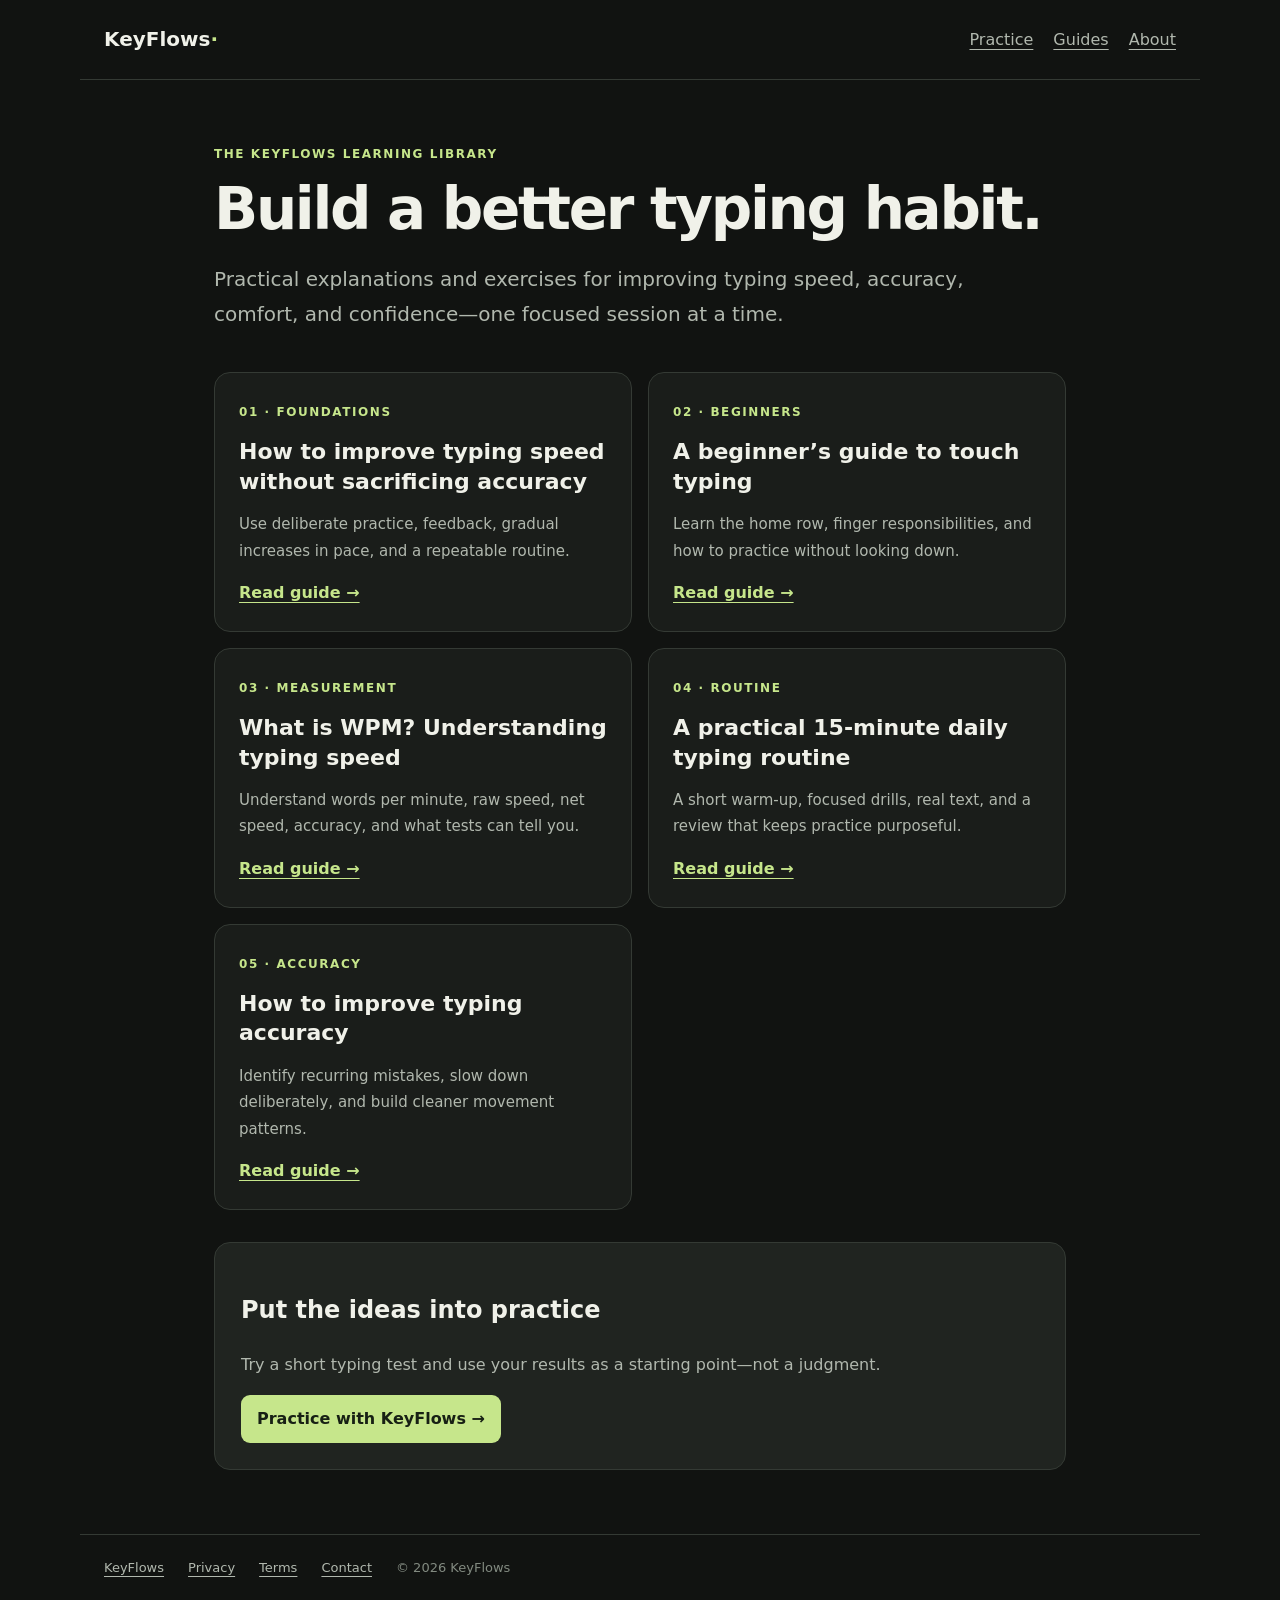
<file: guides/index.html>
<!doctype html>
<html lang="en">
<head><meta charset="utf-8"><meta name="viewport" content="width=device-width,initial-scale=1"><title>Typing Guides — KeyFlows</title><meta name="description" content="Practical, original guides to typing speed, accuracy, touch typing, keyboard habits and focused daily practice."><link rel="canonical" href="https://keyflows.github.io/guides/"><meta property="og:title" content="Typing Guides — KeyFlows"><meta property="og:description" content="Learn typing fundamentals and build a steady practice routine."><link rel="stylesheet" href="/css/guides.css"></head>
<body><header class="guide-header"><a class="brand" href="/">KeyFlows<span>·</span></a><nav><a href="/">Practice</a><a href="/guides/" aria-current="page">Guides</a><a href="/about.html">About</a></nav></header>
<main class="guide-main"><div class="eyebrow">THE KEYFLOWS LEARNING LIBRARY</div><h1>Build a better typing habit.</h1><p class="lead">Practical explanations and exercises for improving typing speed, accuracy, comfort, and confidence—one focused session at a time.</p><div class="guide-grid">
<article><span class="guide-number">01 · FOUNDATIONS</span><h2><a href="/guides/improve-typing-speed.html">How to improve typing speed without sacrificing accuracy</a></h2><p>Use deliberate practice, feedback, gradual increases in pace, and a repeatable routine.</p><a class="read-link" href="/guides/improve-typing-speed.html">Read guide →</a></article>
<article><span class="guide-number">02 · BEGINNERS</span><h2><a href="/guides/touch-typing-beginners.html">A beginner’s guide to touch typing</a></h2><p>Learn the home row, finger responsibilities, and how to practice without looking down.</p><a class="read-link" href="/guides/touch-typing-beginners.html">Read guide →</a></article>
<article><span class="guide-number">03 · MEASUREMENT</span><h2><a href="/guides/what-is-wpm.html">What is WPM? Understanding typing speed</a></h2><p>Understand words per minute, raw speed, net speed, accuracy, and what tests can tell you.</p><a class="read-link" href="/guides/what-is-wpm.html">Read guide →</a></article>
<article><span class="guide-number">04 · ROUTINE</span><h2><a href="/guides/daily-typing-routine.html">A practical 15-minute daily typing routine</a></h2><p>A short warm-up, focused drills, real text, and a review that keeps practice purposeful.</p><a class="read-link" href="/guides/daily-typing-routine.html">Read guide →</a></article>
<article><span class="guide-number">05 · ACCURACY</span><h2><a href="/guides/typing-accuracy.html">How to improve typing accuracy</a></h2><p>Identify recurring mistakes, slow down deliberately, and build cleaner movement patterns.</p><a class="read-link" href="/guides/typing-accuracy.html">Read guide →</a></article></div>
<section class="guide-cta"><h2>Put the ideas into practice</h2><p>Try a short typing test and use your results as a starting point—not a judgment.</p><a class="button" href="/">Practice with KeyFlows →</a></section></main><footer class="guide-footer"><a href="/">KeyFlows</a><a href="/privacy.html">Privacy</a><a href="/terms.html">Terms</a><a href="/contact.html">Contact</a><span>© 2026 KeyFlows</span></footer></body></html>
</file>
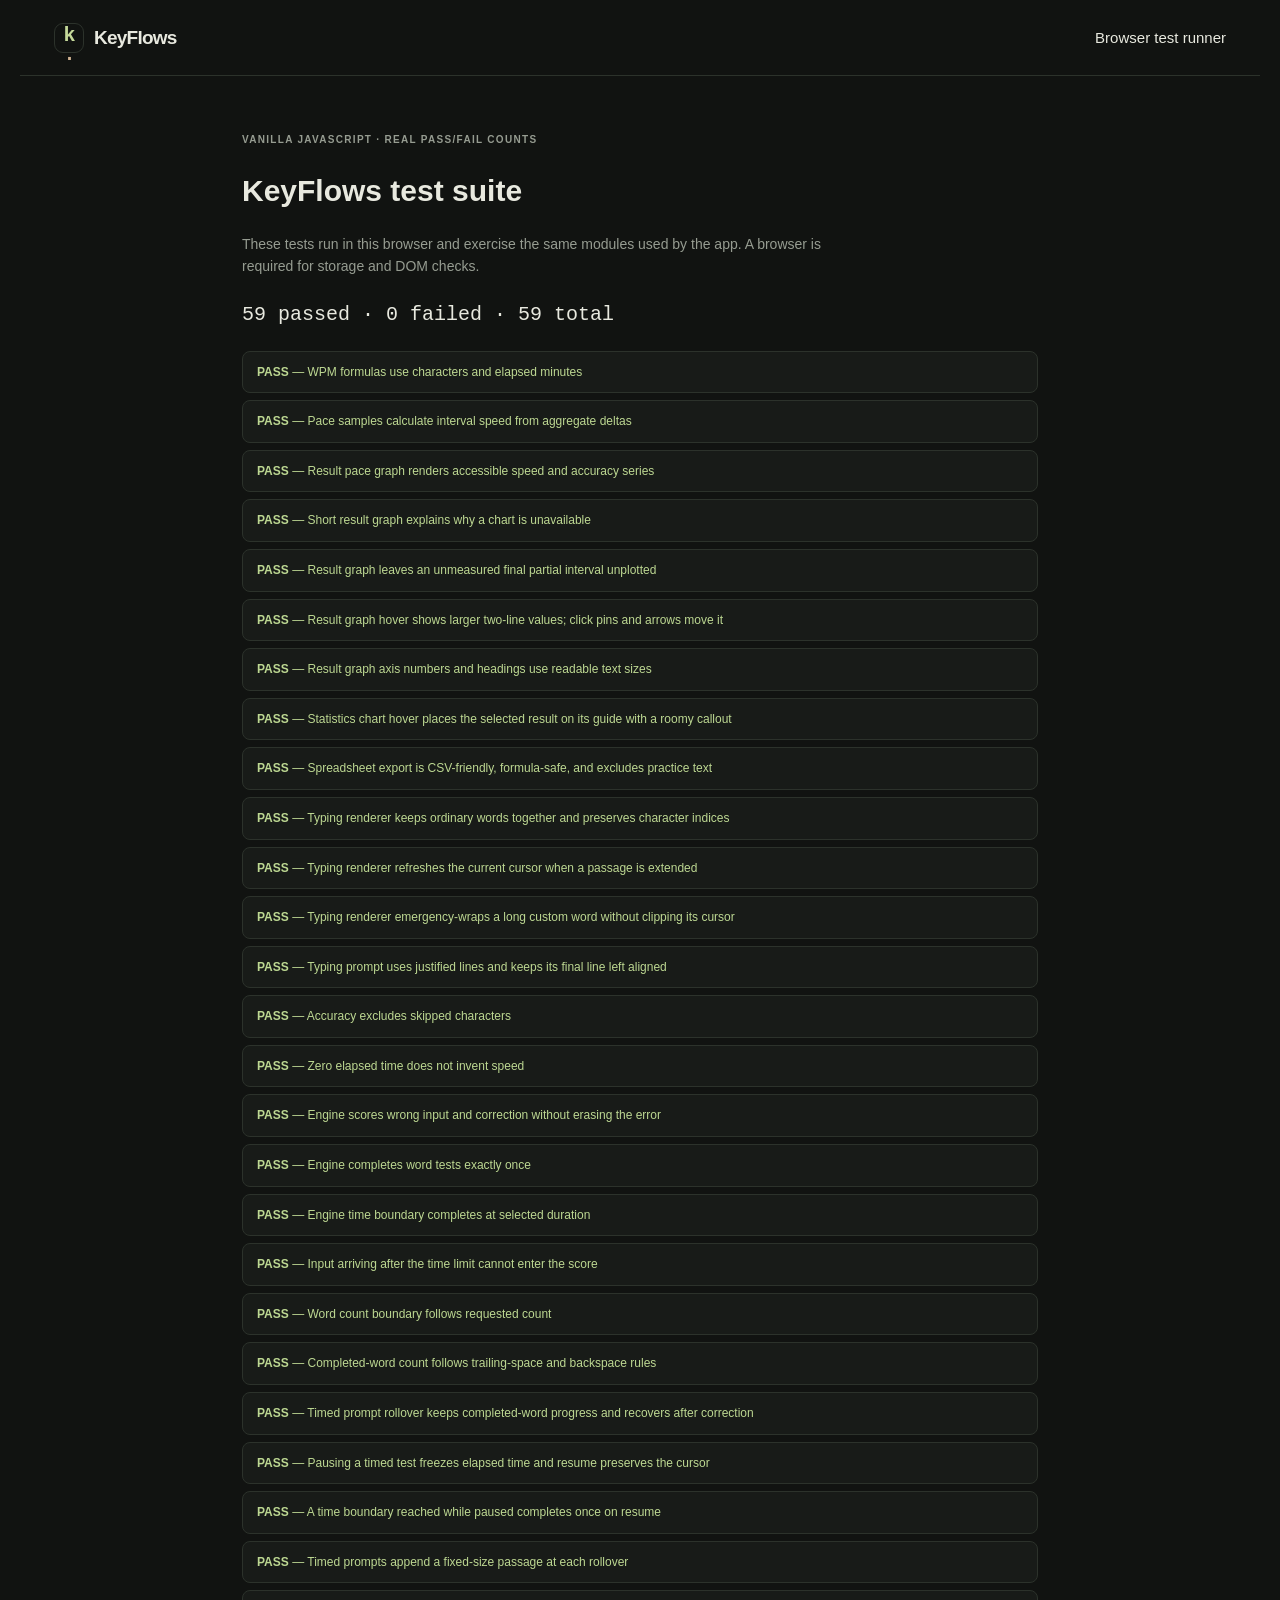
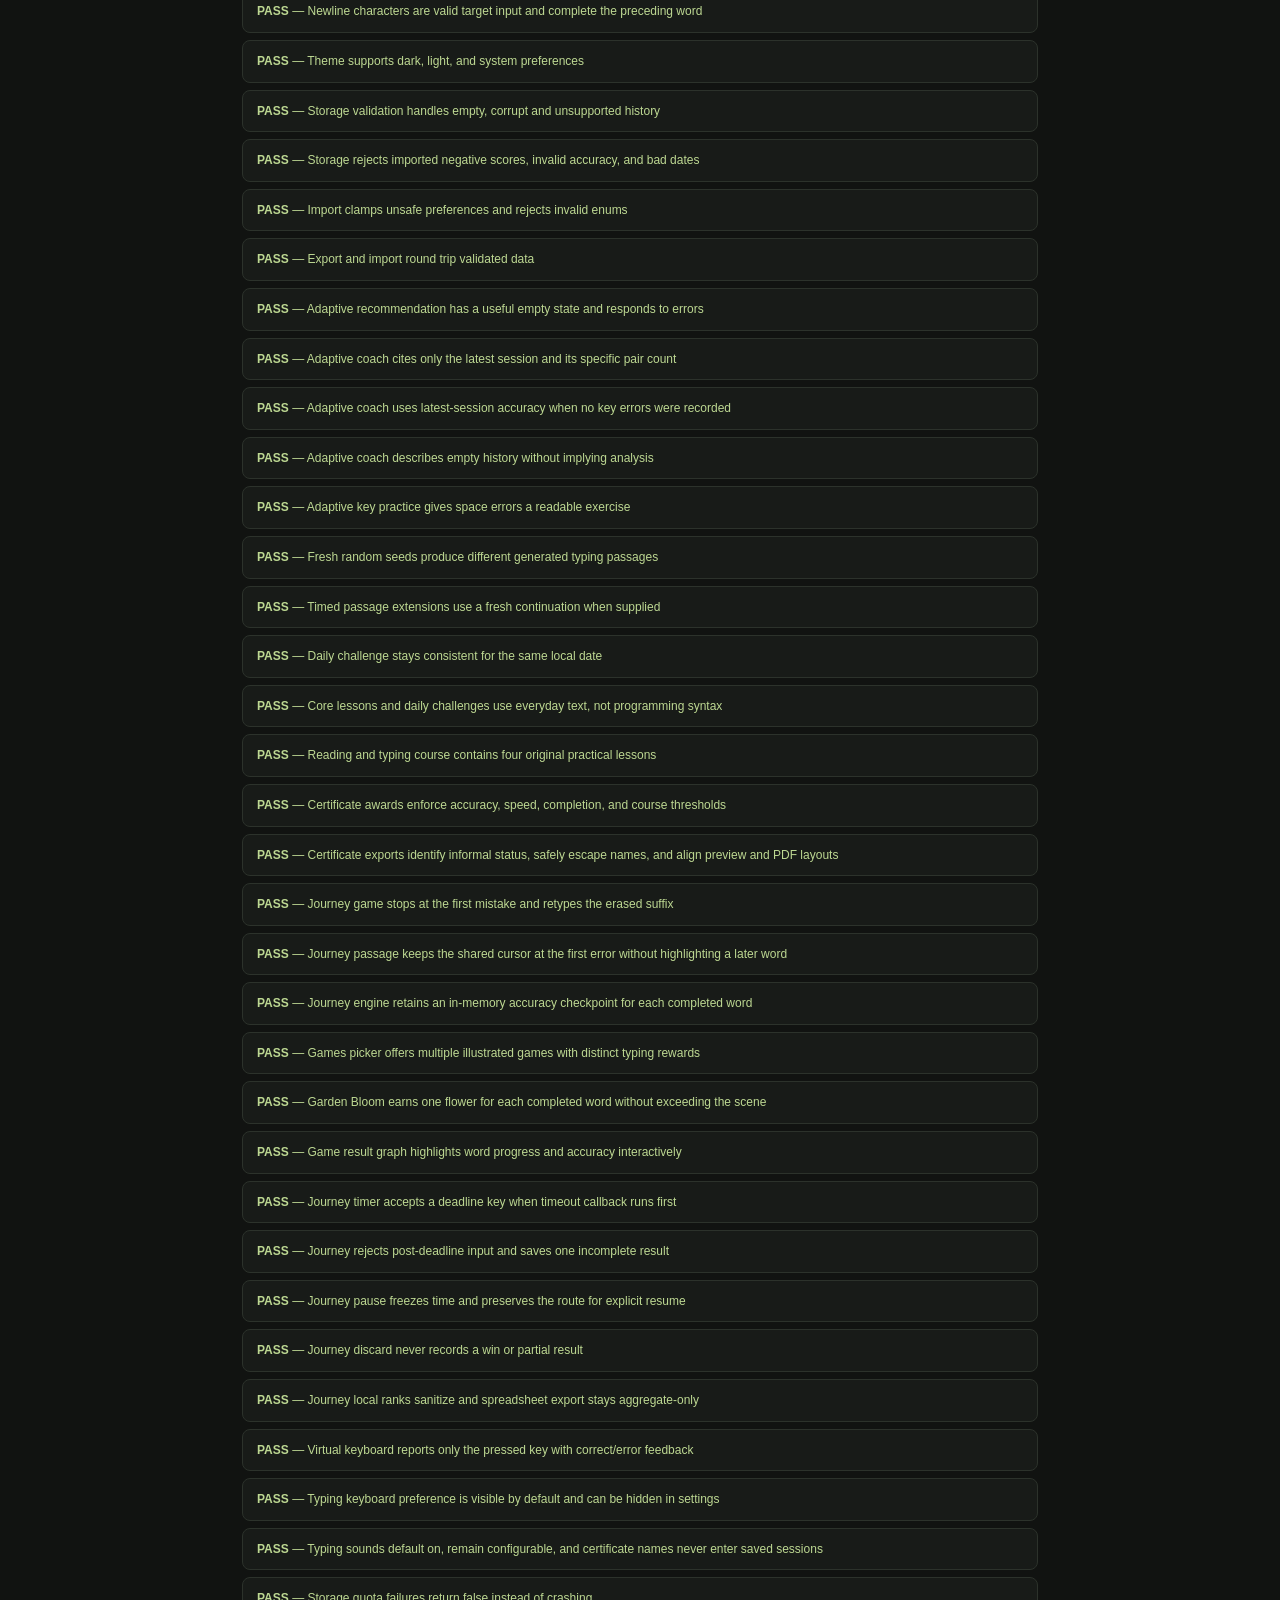
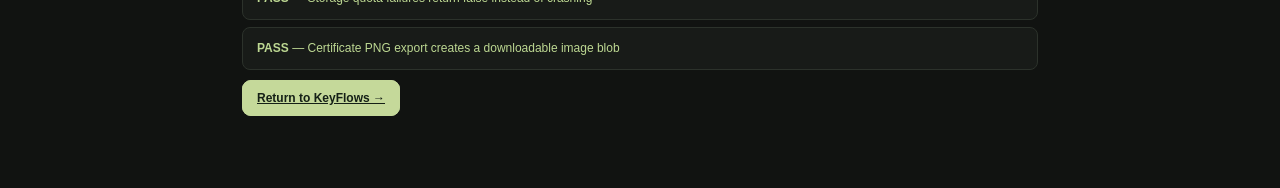
<file: tests/index.html>
<!doctype html>
<html lang="en">
<head>
  <meta charset="utf-8">
  <meta name="viewport" content="width=device-width,initial-scale=1">
  <title>KeyFlows browser tests</title>
  <link rel="stylesheet" href="../css/styles.css">
  <link rel="stylesheet" href="../css/responsive.css">
  <link rel="stylesheet" href="../css/accessibility.css?v=1.1.7">
  <style>
    main{max-width:860px}
    #test-results{list-style:none;padding:0}
    .test-result{padding:11px 14px;margin:7px 0;border:1px solid var(--line);border-radius:8px;background:var(--surface);font-size:12px}
    .pass{color:var(--good)}
    .fail{color:var(--bad)}
    .test-summary{font:20px var(--mono);margin:25px 0}
  </style>
</head>
<body>
  <header class="topbar">
    <a class="brand" href="../"><span class="brand-mark">k<span>·</span></span><span>KeyFlows</span></a>
    <span>Browser test runner</span>
  </header>
  <main>
    <div class="eyebrow">VANILLA JAVASCRIPT · REAL PASS/FAIL COUNTS</div>
    <h1>KeyFlows test suite</h1>
    <p class="subhead">These tests run in this browser and exercise the same modules used by the app. A browser is required for storage and DOM checks.</p>
    <div class="test-summary" id="summary" aria-live="polite">Running…</div>
    <ul id="test-results"></ul>
    <a class="button button-primary" href="../">Return to KeyFlows →</a>
  </main>
  <script type="module" src="tests.js?v=1.8.8"></script>
</body>
</html>
</file>
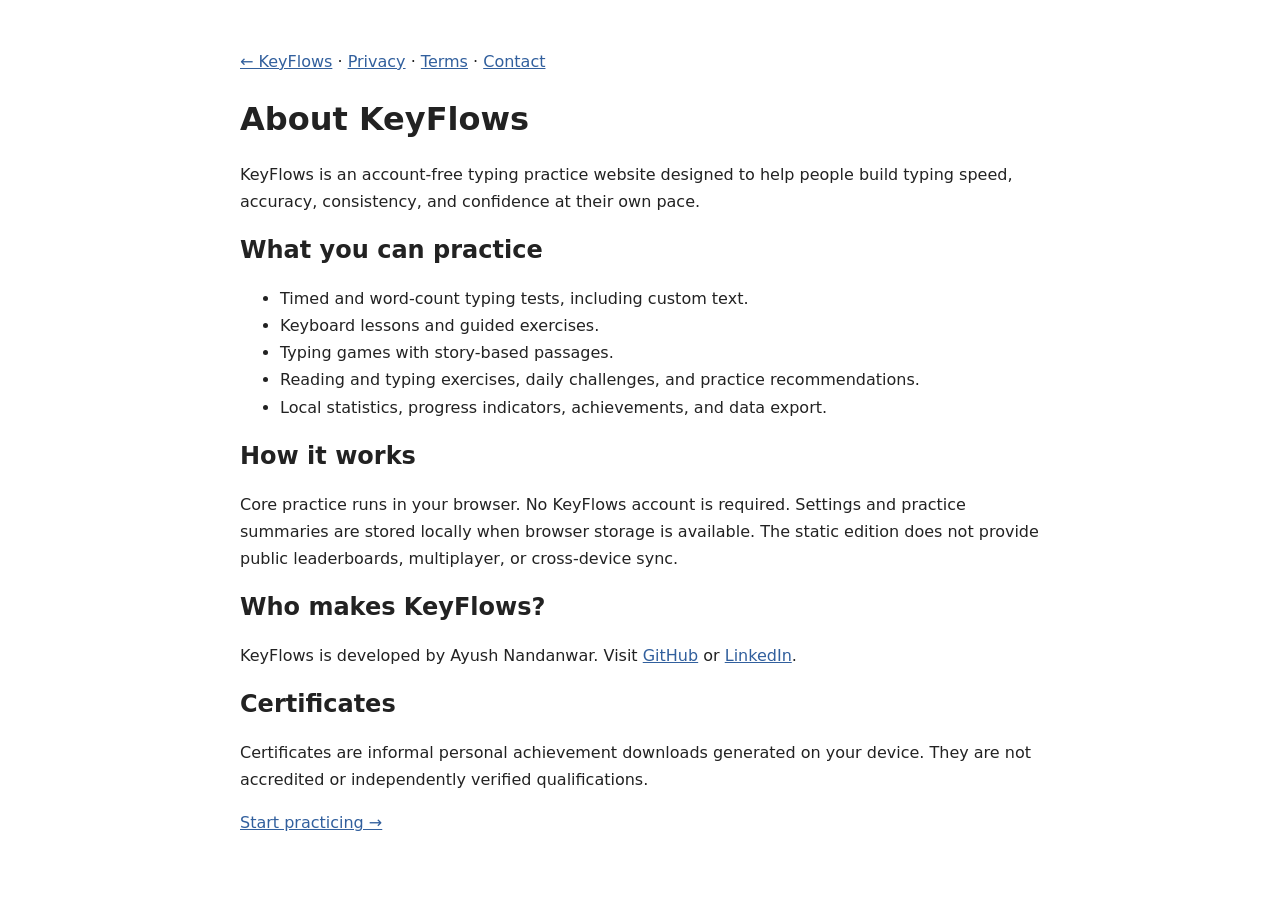
<file: about.html>
<!doctype html>
<html lang="en"><head><meta charset="utf-8"><meta name="viewport" content="width=device-width,initial-scale=1"><title>About KeyFlows — Find your rhythm</title><meta name="description" content="KeyFlows is an account-free typing practice website with tests, lessons, games, and progress tools."><link rel="canonical" href="https://keyflows.github.io/about.html"><style>body{font:16px/1.7 system-ui,sans-serif;max-width:800px;margin:3rem auto;padding:0 1.2rem;color:#222}h1,h2{line-height:1.25}a{color:#315f9d}nav{margin:1.5rem 0}</style></head><body>
<nav><a href="/">← KeyFlows</a> · <a href="privacy.html">Privacy</a> · <a href="terms.html">Terms</a> · <a href="contact.html">Contact</a></nav>
<h1>About KeyFlows</h1><p>KeyFlows is an account-free typing practice website designed to help people build typing speed, accuracy, consistency, and confidence at their own pace.</p>
<h2>What you can practice</h2><ul><li>Timed and word-count typing tests, including custom text.</li><li>Keyboard lessons and guided exercises.</li><li>Typing games with story-based passages.</li><li>Reading and typing exercises, daily challenges, and practice recommendations.</li><li>Local statistics, progress indicators, achievements, and data export.</li></ul>
<h2>How it works</h2><p>Core practice runs in your browser. No KeyFlows account is required. Settings and practice summaries are stored locally when browser storage is available. The static edition does not provide public leaderboards, multiplayer, or cross-device sync.</p>
<h2>Who makes KeyFlows?</h2><p>KeyFlows is developed by Ayush Nandanwar. Visit <a href="https://github.com/ayushnandanwar">GitHub</a> or <a href="https://www.linkedin.com/in/ayush-nandanwar-630214210/">LinkedIn</a>.</p>
<h2>Certificates</h2><p>Certificates are informal personal achievement downloads generated on your device. They are not accredited or independently verified qualifications.</p><p><a href="/">Start practicing →</a></p></body></html>
</file>
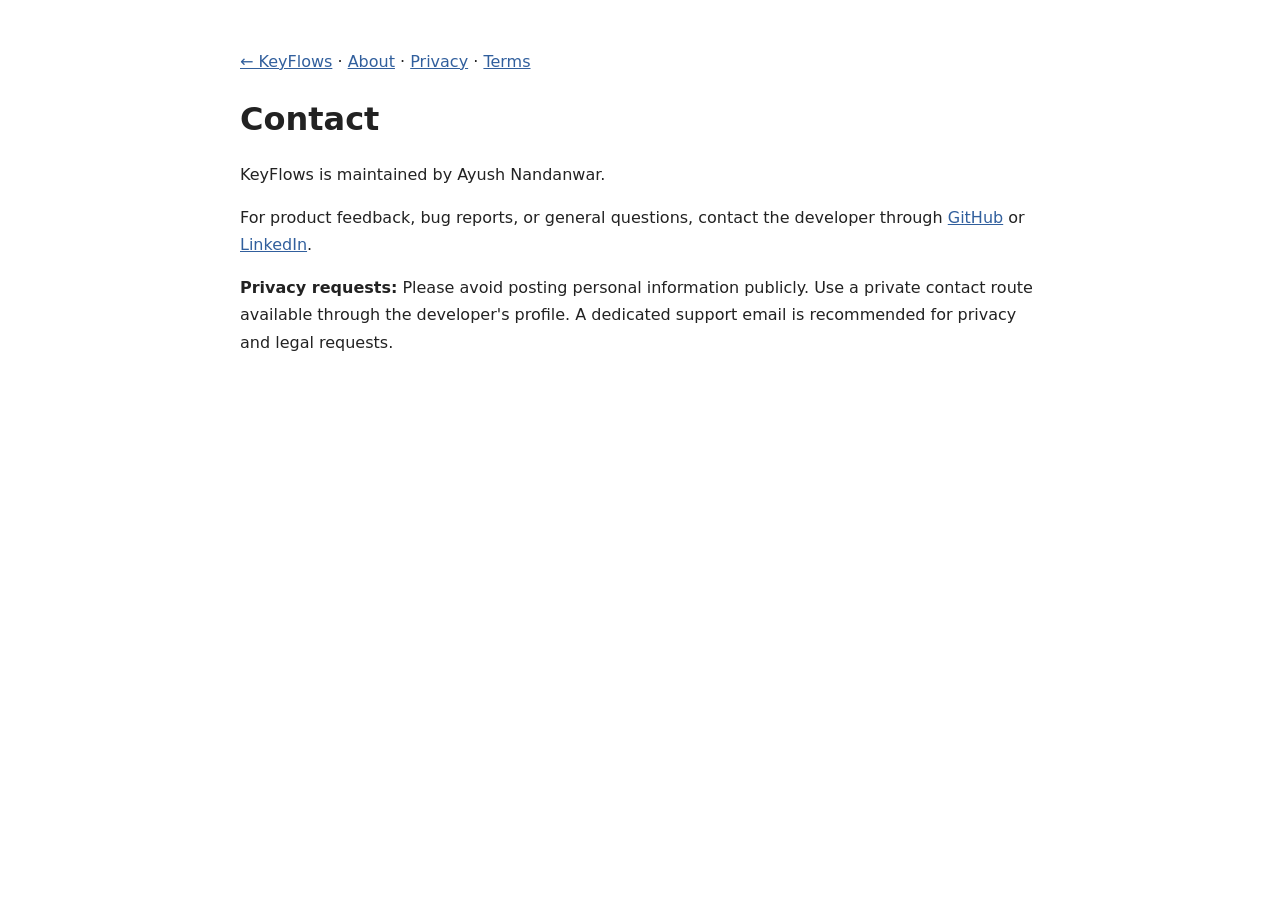
<file: contact.html>
<!doctype html>
<html lang="en"><head><meta charset="utf-8"><meta name="viewport" content="width=device-width,initial-scale=1"><title>Contact KeyFlows</title><meta name="description" content="Contact the KeyFlows developer about the website."><link rel="canonical" href="https://keyflows.github.io/contact.html"><style>body{font:16px/1.7 system-ui,sans-serif;max-width:800px;margin:3rem auto;padding:0 1.2rem;color:#222}h1,h2{line-height:1.25}a{color:#315f9d}nav{margin:1.5rem 0}</style></head><body>
<nav><a href="/">← KeyFlows</a> · <a href="about.html">About</a> · <a href="privacy.html">Privacy</a> · <a href="terms.html">Terms</a></nav>
<h1>Contact</h1><p>KeyFlows is maintained by Ayush Nandanwar.</p><p>For product feedback, bug reports, or general questions, contact the developer through <a href="https://github.com/ayushnandanwar">GitHub</a> or <a href="https://www.linkedin.com/in/ayush-nandanwar-630214210/">LinkedIn</a>.</p><p><strong>Privacy requests:</strong> Please avoid posting personal information publicly. Use a private contact route available through the developer's profile. A dedicated support email is recommended for privacy and legal requests.</p></body></html>
</file>
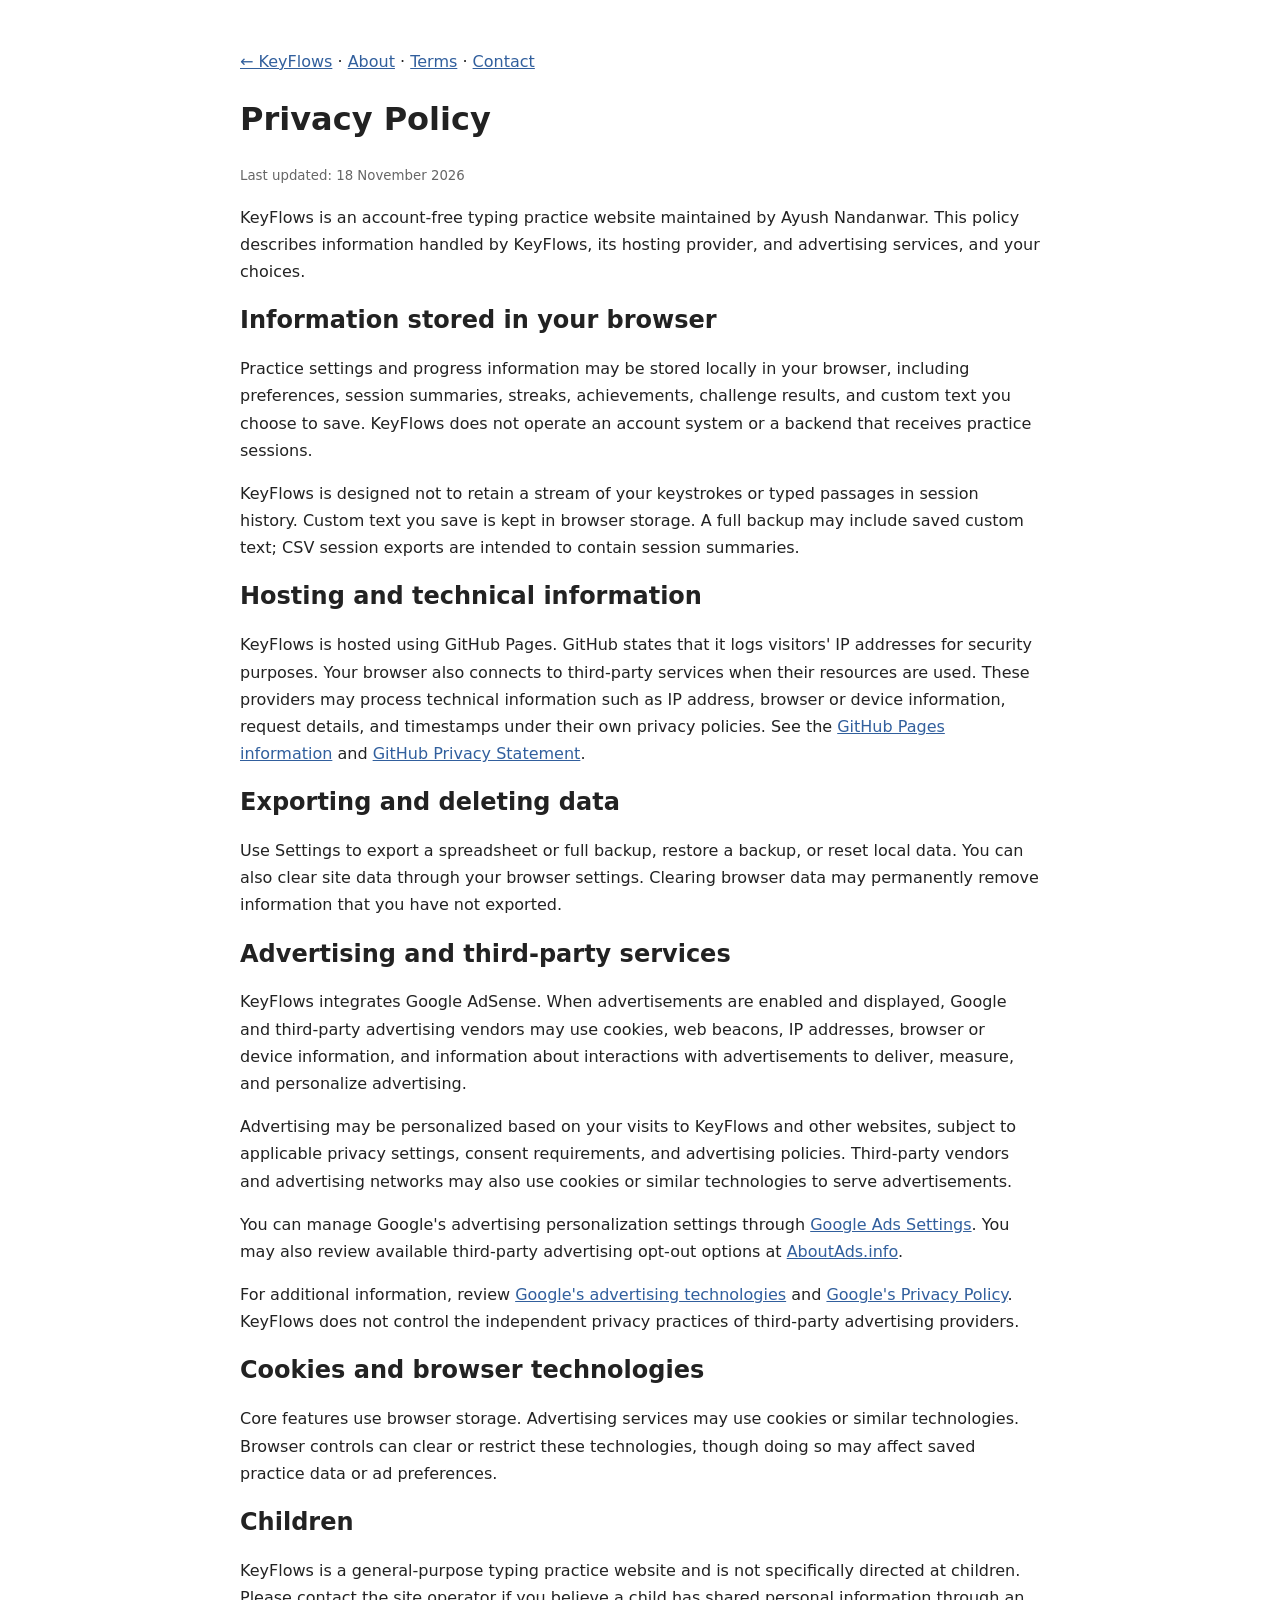
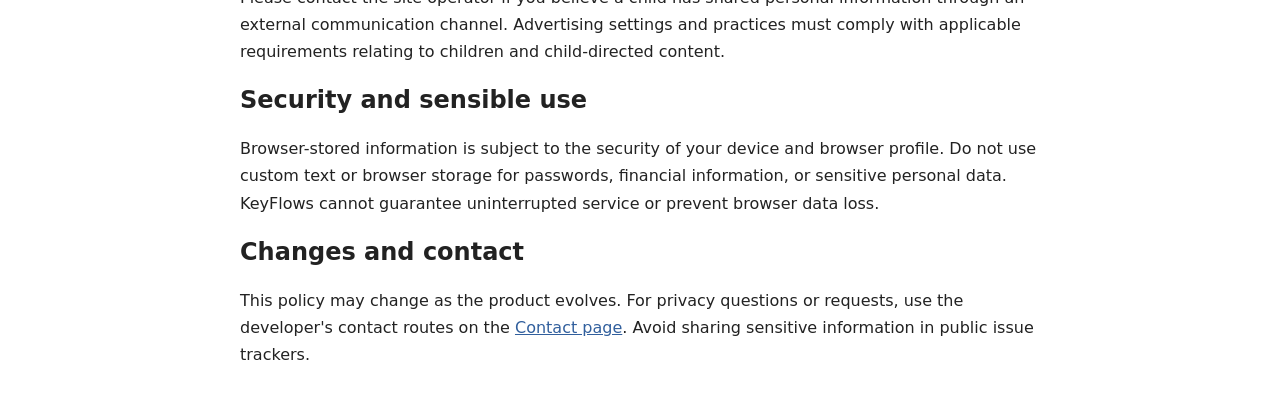
<file: privacy.html>
<!doctype html>
<html lang="en"><head><meta charset="utf-8"><meta name="viewport" content="width=device-width,initial-scale=1"><title>Privacy Policy — KeyFlows</title><meta name="description" content="Privacy practices for KeyFlows typing practice, local browser data, hosting, and advertising."><link rel="canonical" href="https://keyflows.github.io/privacy.html"><style>body{font:16px/1.7 system-ui,sans-serif;max-width:800px;margin:3rem auto;padding:0 1.2rem;color:#222}h1,h2{line-height:1.25}a{color:#315f9d}nav{margin:1.5rem 0}small{color:#666}</style></head><body>
<nav><a href="/">← KeyFlows</a> · <a href="about.html">About</a> · <a href="terms.html">Terms</a> · <a href="contact.html">Contact</a></nav>
<h1>Privacy Policy</h1><p><small>Last updated: 18 November 2026</small></p>
<p>KeyFlows is an account-free typing practice website maintained by Ayush Nandanwar. This policy describes information handled by KeyFlows, its hosting provider, and advertising services, and your choices.</p>
<h2>Information stored in your browser</h2><p>Practice settings and progress information may be stored locally in your browser, including preferences, session summaries, streaks, achievements, challenge results, and custom text you choose to save. KeyFlows does not operate an account system or a backend that receives practice sessions.</p><p>KeyFlows is designed not to retain a stream of your keystrokes or typed passages in session history. Custom text you save is kept in browser storage. A full backup may include saved custom text; CSV session exports are intended to contain session summaries.</p>
<h2>Hosting and technical information</h2><p>KeyFlows is hosted using GitHub Pages. GitHub states that it logs visitors' IP addresses for security purposes. Your browser also connects to third-party services when their resources are used. These providers may process technical information such as IP address, browser or device information, request details, and timestamps under their own privacy policies. See the <a href="https://docs.github.com/en/pages/getting-started-with-github-pages/what-is-github-pages">GitHub Pages information</a> and <a href="https://docs.github.com/en/site-policy/privacy-policies/github-general-privacy-statement">GitHub Privacy Statement</a>.</p>
<h2>Exporting and deleting data</h2><p>Use Settings to export a spreadsheet or full backup, restore a backup, or reset local data. You can also clear site data through your browser settings. Clearing browser data may permanently remove information that you have not exported.</p>
<h2>Advertising and third-party services</h2><p>KeyFlows integrates Google AdSense. When advertisements are enabled and displayed, Google and third-party advertising vendors may use cookies, web beacons, IP addresses, browser or device information, and information about interactions with advertisements to deliver, measure, and personalize advertising.</p><p>Advertising may be personalized based on your visits to KeyFlows and other websites, subject to applicable privacy settings, consent requirements, and advertising policies. Third-party vendors and advertising networks may also use cookies or similar technologies to serve advertisements.</p><p>You can manage Google's advertising personalization settings through <a href="https://myadcenter.google.com/">Google Ads Settings</a>. You may also review available third-party advertising opt-out options at <a href="https://www.aboutads.info/">AboutAds.info</a>.</p><p>For additional information, review <a href="https://policies.google.com/technologies/ads">Google's advertising technologies</a> and <a href="https://policies.google.com/privacy">Google's Privacy Policy</a>. KeyFlows does not control the independent privacy practices of third-party advertising providers.</p>
<h2>Cookies and browser technologies</h2><p>Core features use browser storage. Advertising services may use cookies or similar technologies. Browser controls can clear or restrict these technologies, though doing so may affect saved practice data or ad preferences.</p>
<h2>Children</h2><p>KeyFlows is a general-purpose typing practice website and is not specifically directed at children. Please contact the site operator if you believe a child has shared personal information through an external communication channel. Advertising settings and practices must comply with applicable requirements relating to children and child-directed content.</p>
<h2>Security and sensible use</h2><p>Browser-stored information is subject to the security of your device and browser profile. Do not use custom text or browser storage for passwords, financial information, or sensitive personal data. KeyFlows cannot guarantee uninterrupted service or prevent browser data loss.</p>
<h2>Changes and contact</h2><p>This policy may change as the product evolves. For privacy questions or requests, use the developer's contact routes on the <a href="contact.html">Contact page</a>. Avoid sharing sensitive information in public issue trackers.</p></body></html>
</file>
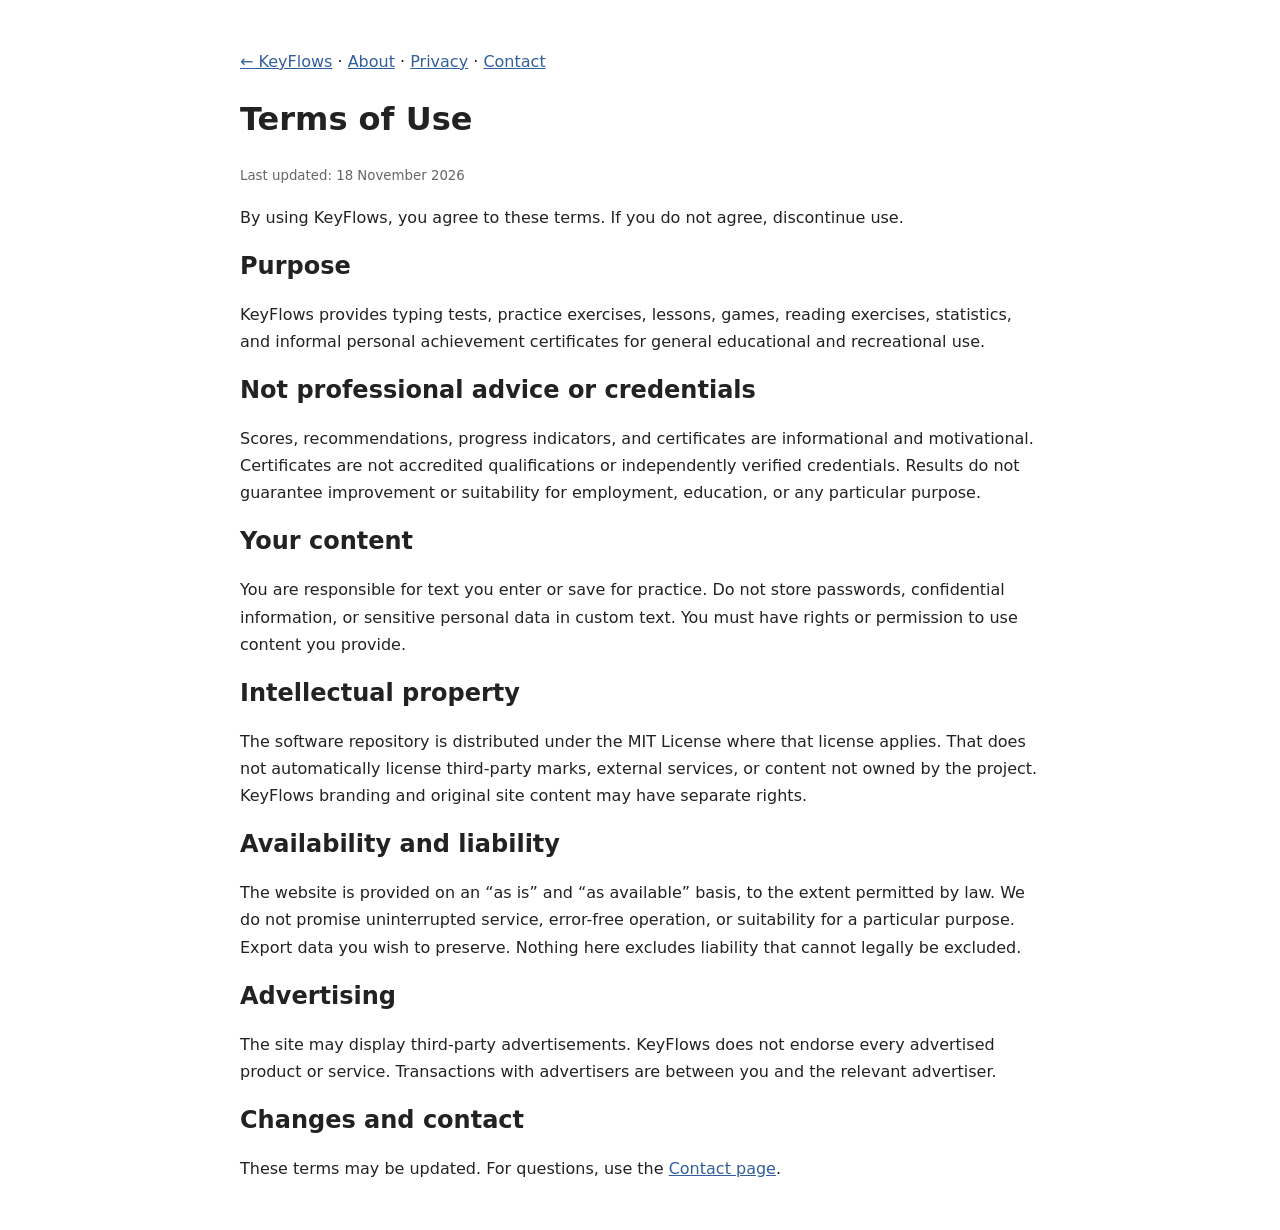
<file: terms.html>
<!doctype html>
<html lang="en"><head><meta charset="utf-8"><meta name="viewport" content="width=device-width,initial-scale=1"><title>Terms of Use — KeyFlows</title><meta name="description" content="Terms for using KeyFlows typing practice."><link rel="canonical" href="https://keyflows.github.io/terms.html"><style>body{font:16px/1.7 system-ui,sans-serif;max-width:800px;margin:3rem auto;padding:0 1.2rem;color:#222}h1,h2{line-height:1.25}a{color:#315f9d}nav{margin:1.5rem 0}small{color:#666}</style></head><body>
<nav><a href="/">← KeyFlows</a> · <a href="about.html">About</a> · <a href="privacy.html">Privacy</a> · <a href="contact.html">Contact</a></nav>
<h1>Terms of Use</h1><p><small>Last updated: 18 November 2026</small></p><p>By using KeyFlows, you agree to these terms. If you do not agree, discontinue use.</p>
<h2>Purpose</h2><p>KeyFlows provides typing tests, practice exercises, lessons, games, reading exercises, statistics, and informal personal achievement certificates for general educational and recreational use.</p>
<h2>Not professional advice or credentials</h2><p>Scores, recommendations, progress indicators, and certificates are informational and motivational. Certificates are not accredited qualifications or independently verified credentials. Results do not guarantee improvement or suitability for employment, education, or any particular purpose.</p>
<h2>Your content</h2><p>You are responsible for text you enter or save for practice. Do not store passwords, confidential information, or sensitive personal data in custom text. You must have rights or permission to use content you provide.</p>
<h2>Intellectual property</h2><p>The software repository is distributed under the MIT License where that license applies. That does not automatically license third-party marks, external services, or content not owned by the project. KeyFlows branding and original site content may have separate rights.</p>
<h2>Availability and liability</h2><p>The website is provided on an “as is” and “as available” basis, to the extent permitted by law. We do not promise uninterrupted service, error-free operation, or suitability for a particular purpose. Export data you wish to preserve. Nothing here excludes liability that cannot legally be excluded.</p>
<h2>Advertising</h2><p>The site may display third-party advertisements. KeyFlows does not endorse every advertised product or service. Transactions with advertisers are between you and the relevant advertiser.</p><h2>Changes and contact</h2><p>These terms may be updated. For questions, use the <a href="contact.html">Contact page</a>.</p></body></html>
</file>
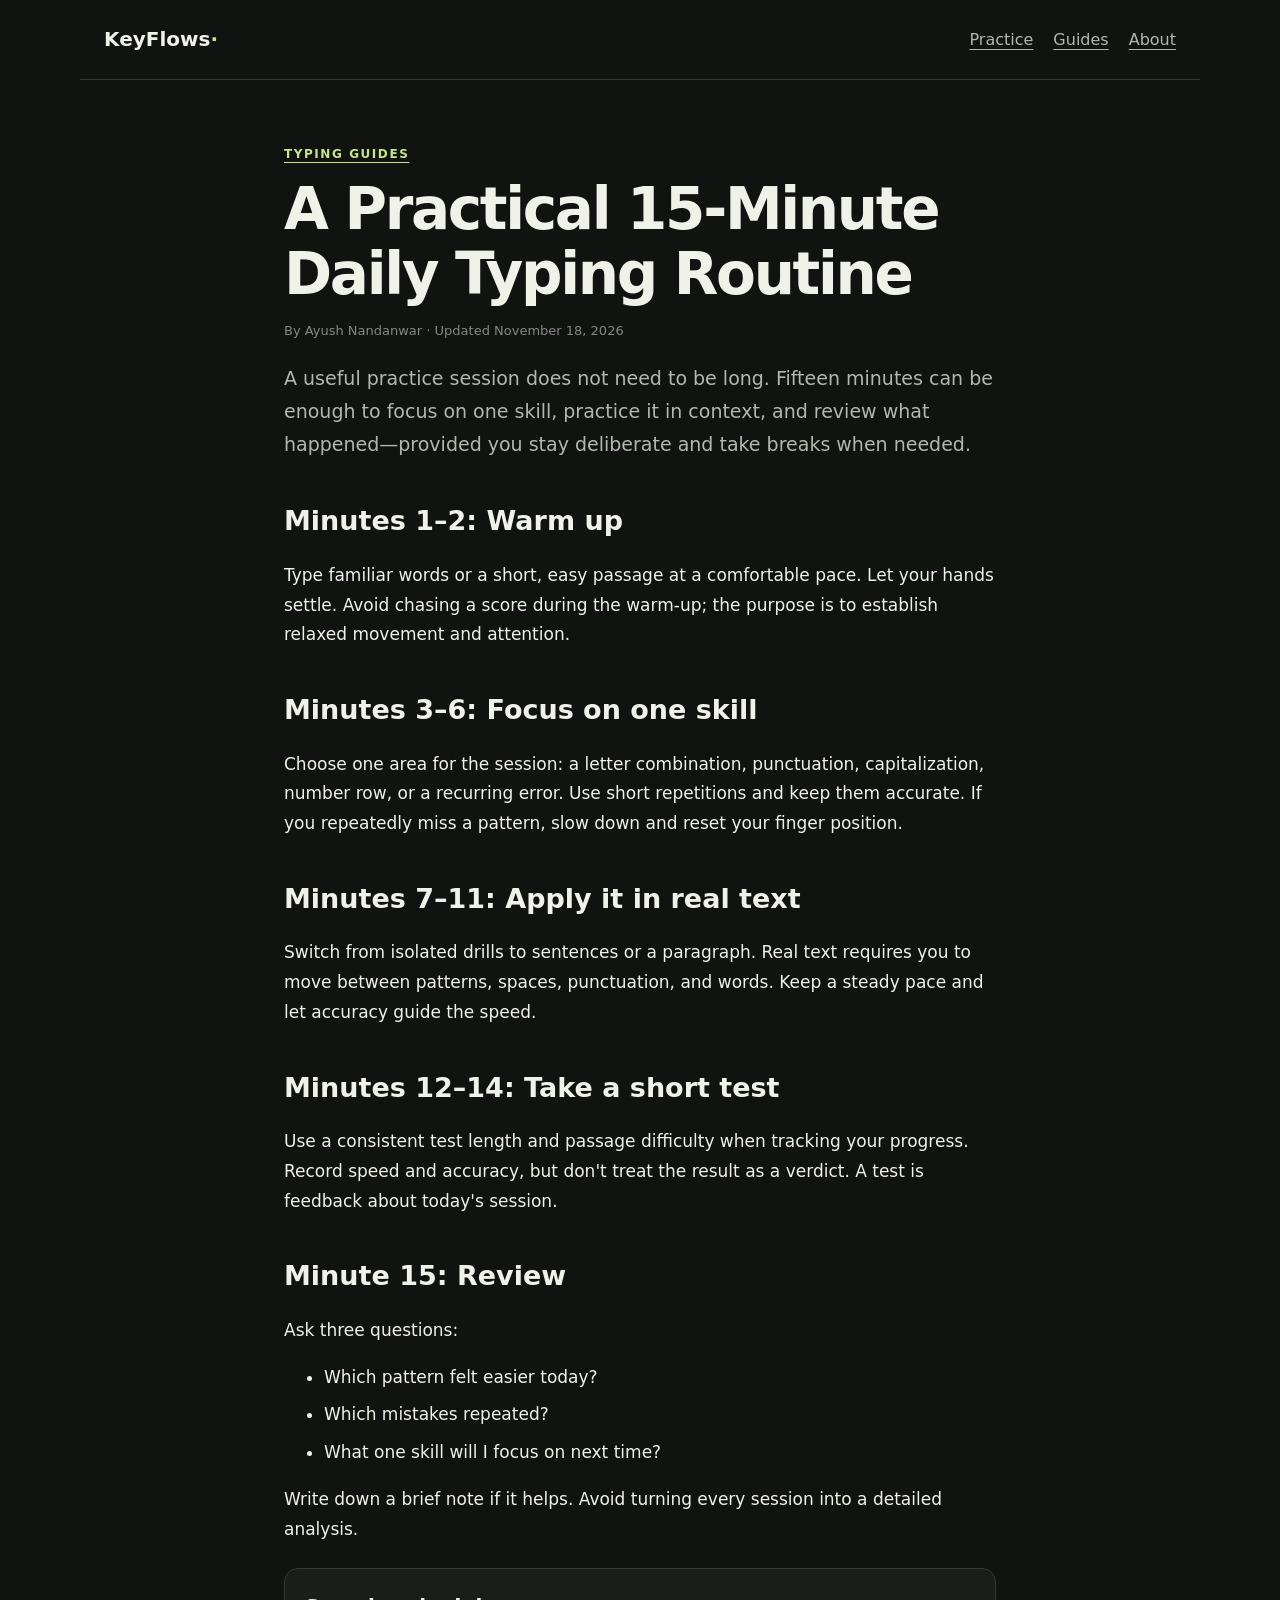
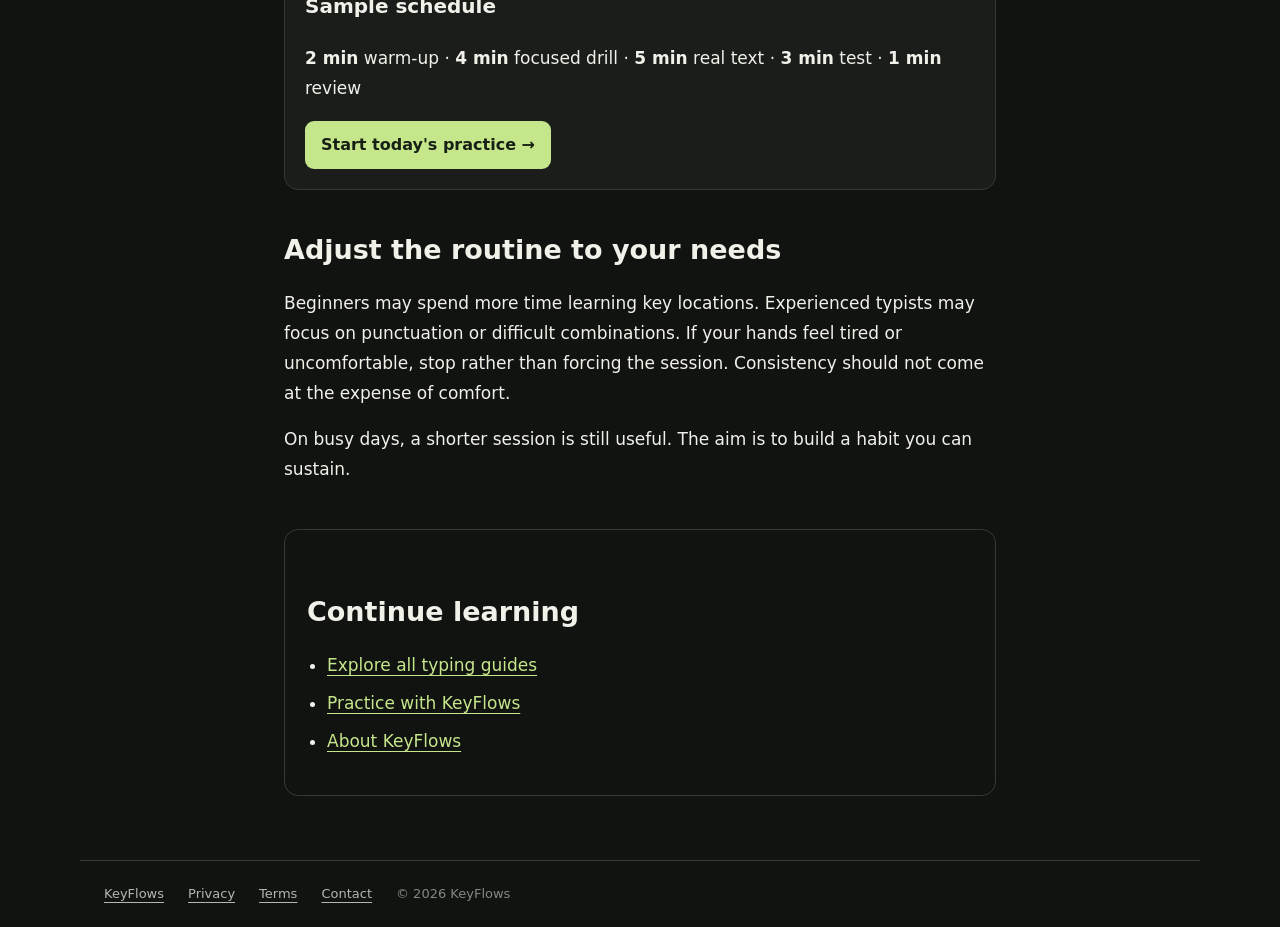
<file: guides/daily-typing-routine.html>
<!doctype html><html lang="en"><head><meta charset="utf-8"><meta name="viewport" content="width=device-width,initial-scale=1"><title>A Practical 15-Minute Daily Typing Routine — KeyFlows</title><meta name="description" content="A short, repeatable typing practice routine with a warm-up, targeted drills, real text, and a brief review."><link rel="canonical" href="https://keyflows.github.io/guides/daily-typing-routine.html"><meta property="og:title" content="A Practical 15-Minute Daily Typing Routine"><meta property="og:description" content="A short, repeatable typing practice routine with a warm-up, targeted drills, real text, and a brief review."><meta property="og:type" content="article"><meta property="og:url" content="https://keyflows.github.io/guides/daily-typing-routine.html"><link rel="stylesheet" href="/css/guides.css"><script async src="https://pagead2.googlesyndication.com/pagead/js/adsbygoogle.js?client=ca-pub-5250790497940859" crossorigin="anonymous"></script><script type="application/ld+json">{"@context":"https://schema.org","@type":"Article","headline":"A Practical 15-Minute Daily Typing Routine","description":"A short, repeatable typing practice routine with a warm-up, targeted drills, real text, and a brief review.","author":{"@type":"Person","name":"Ayush Nandanwar"},"publisher":{"@type":"Organization","name":"KeyFlows","url":"https://keyflows.github.io/"},"mainEntityOfPage":"https://keyflows.github.io/guides/daily-typing-routine.html","dateModified":"2026-11-18"}</script></head><body><header class="guide-header"><a class="brand" href="/">KeyFlows<span>·</span></a><nav><a href="/">Practice</a><a href="/guides/">Guides</a><a href="/about.html">About</a></nav></header><main class="guide-main guide-article"><div class="eyebrow"><a href="/guides/">TYPING GUIDES</a></div><h1>A Practical 15-Minute Daily Typing Routine</h1><p class="meta">By Ayush Nandanwar · Updated November 18, 2026</p><p class="intro">A useful practice session does not need to be long. Fifteen minutes can be enough to focus on one skill, practice it in context, and review what happened—provided you stay deliberate and take breaks when needed.</p><h2>Minutes 1–2: Warm up</h2><p>Type familiar words or a short, easy passage at a comfortable pace. Let your hands settle. Avoid chasing a score during the warm-up; the purpose is to establish relaxed movement and attention.</p><h2>Minutes 3–6: Focus on one skill</h2><p>Choose one area for the session: a letter combination, punctuation, capitalization, number row, or a recurring error. Use short repetitions and keep them accurate. If you repeatedly miss a pattern, slow down and reset your finger position.</p><h2>Minutes 7–11: Apply it in real text</h2><p>Switch from isolated drills to sentences or a paragraph. Real text requires you to move between patterns, spaces, punctuation, and words. Keep a steady pace and let accuracy guide the speed.</p><h2>Minutes 12–14: Take a short test</h2><p>Use a consistent test length and passage difficulty when tracking your progress. Record speed and accuracy, but don't treat the result as a verdict. A test is feedback about today's session.</p><h2>Minute 15: Review</h2><p>Ask three questions:</p><ul><li>Which pattern felt easier today?</li><li>Which mistakes repeated?</li><li>What one skill will I focus on next time?</li></ul><p>Write down a brief note if it helps. Avoid turning every session into a detailed analysis.</p><div class="practice-box"><h3>Sample schedule</h3><p><strong>2 min</strong> warm-up · <strong>4 min</strong> focused drill · <strong>5 min</strong> real text · <strong>3 min</strong> test · <strong>1 min</strong> review</p><a class="button" href="/">Start today's practice →</a></div><h2>Adjust the routine to your needs</h2><p>Beginners may spend more time learning key locations. Experienced typists may focus on punctuation or difficult combinations. If your hands feel tired or uncomfortable, stop rather than forcing the session. Consistency should not come at the expense of comfort.</p><p>On busy days, a shorter session is still useful. The aim is to build a habit you can sustain.</p><section class="related"><h2>Continue learning</h2><ul><li><a href="/guides/">Explore all typing guides</a></li><li><a href="/">Practice with KeyFlows</a></li><li><a href="/about.html">About KeyFlows</a></li></ul></section></main><footer class="guide-footer"><a href="/">KeyFlows</a><a href="/privacy.html">Privacy</a><a href="/terms.html">Terms</a><a href="/contact.html">Contact</a><span>© 2026 KeyFlows</span></footer></body></html>
</file>
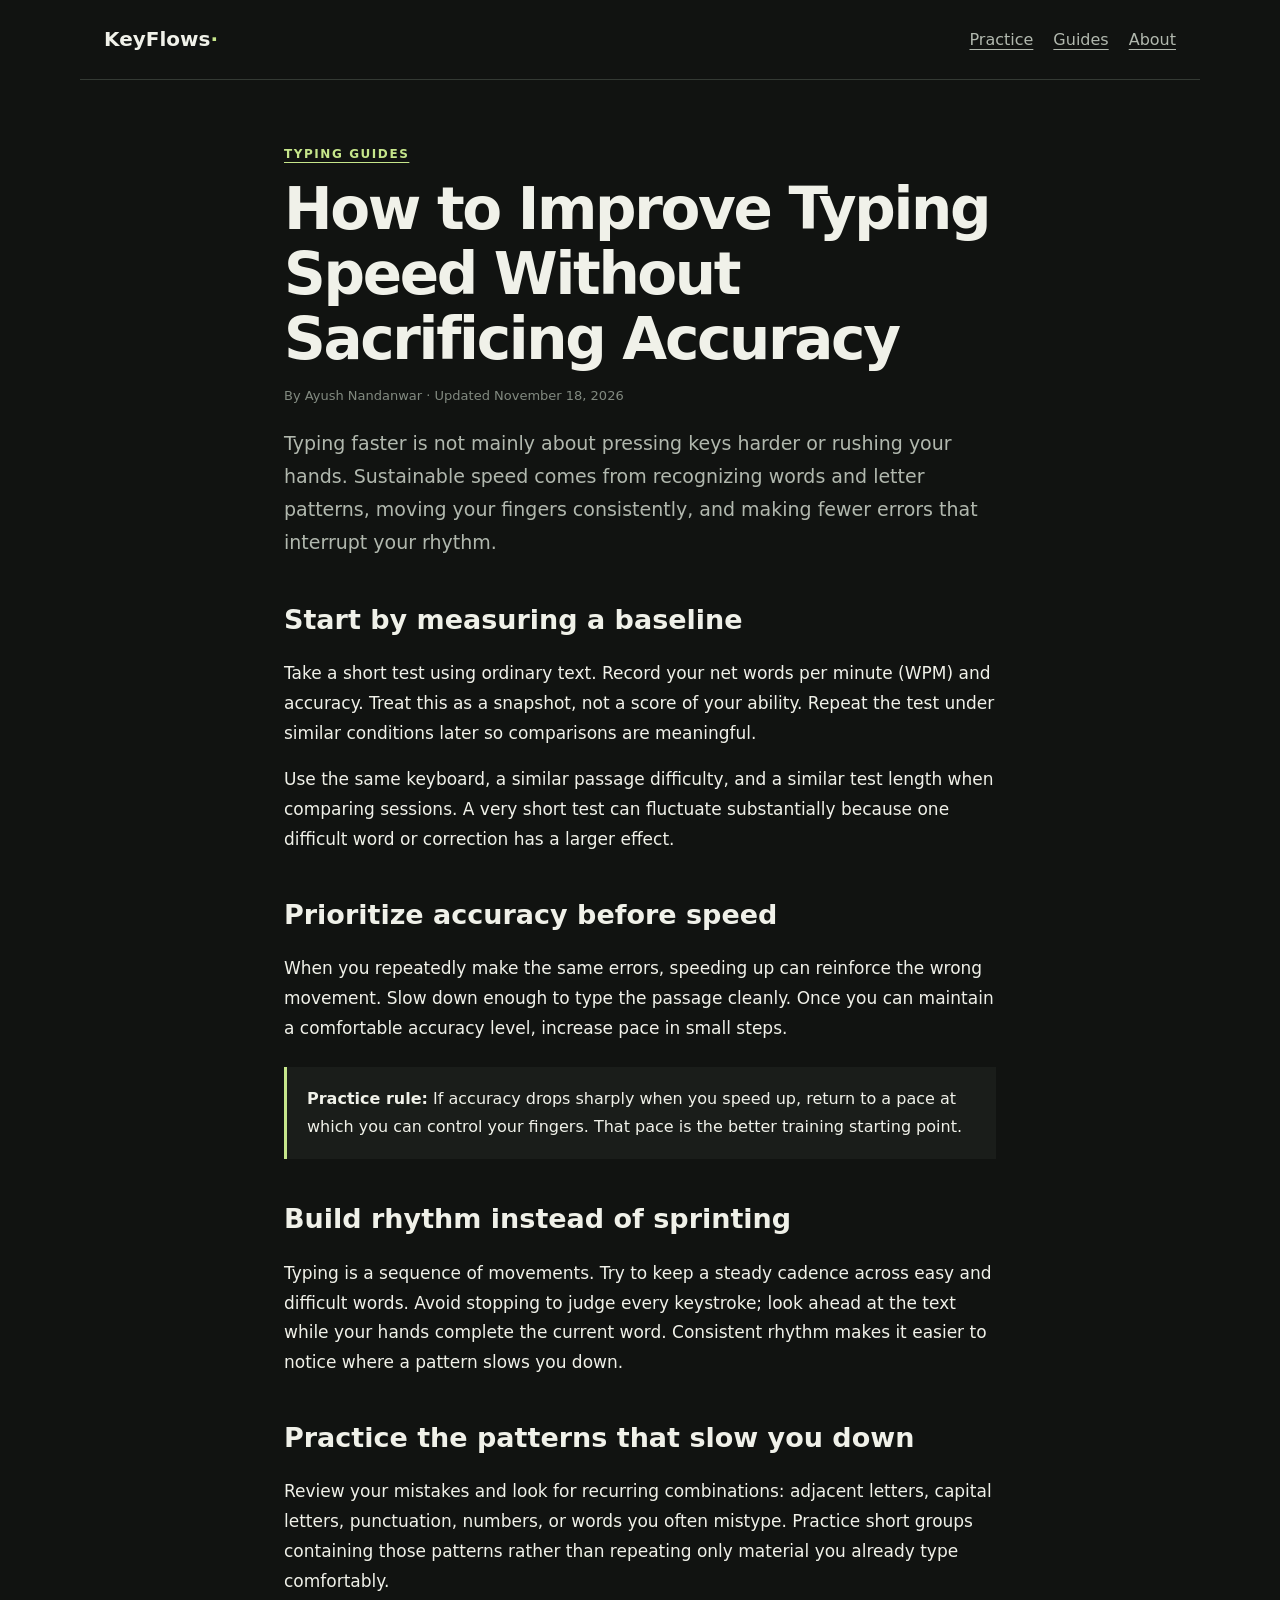
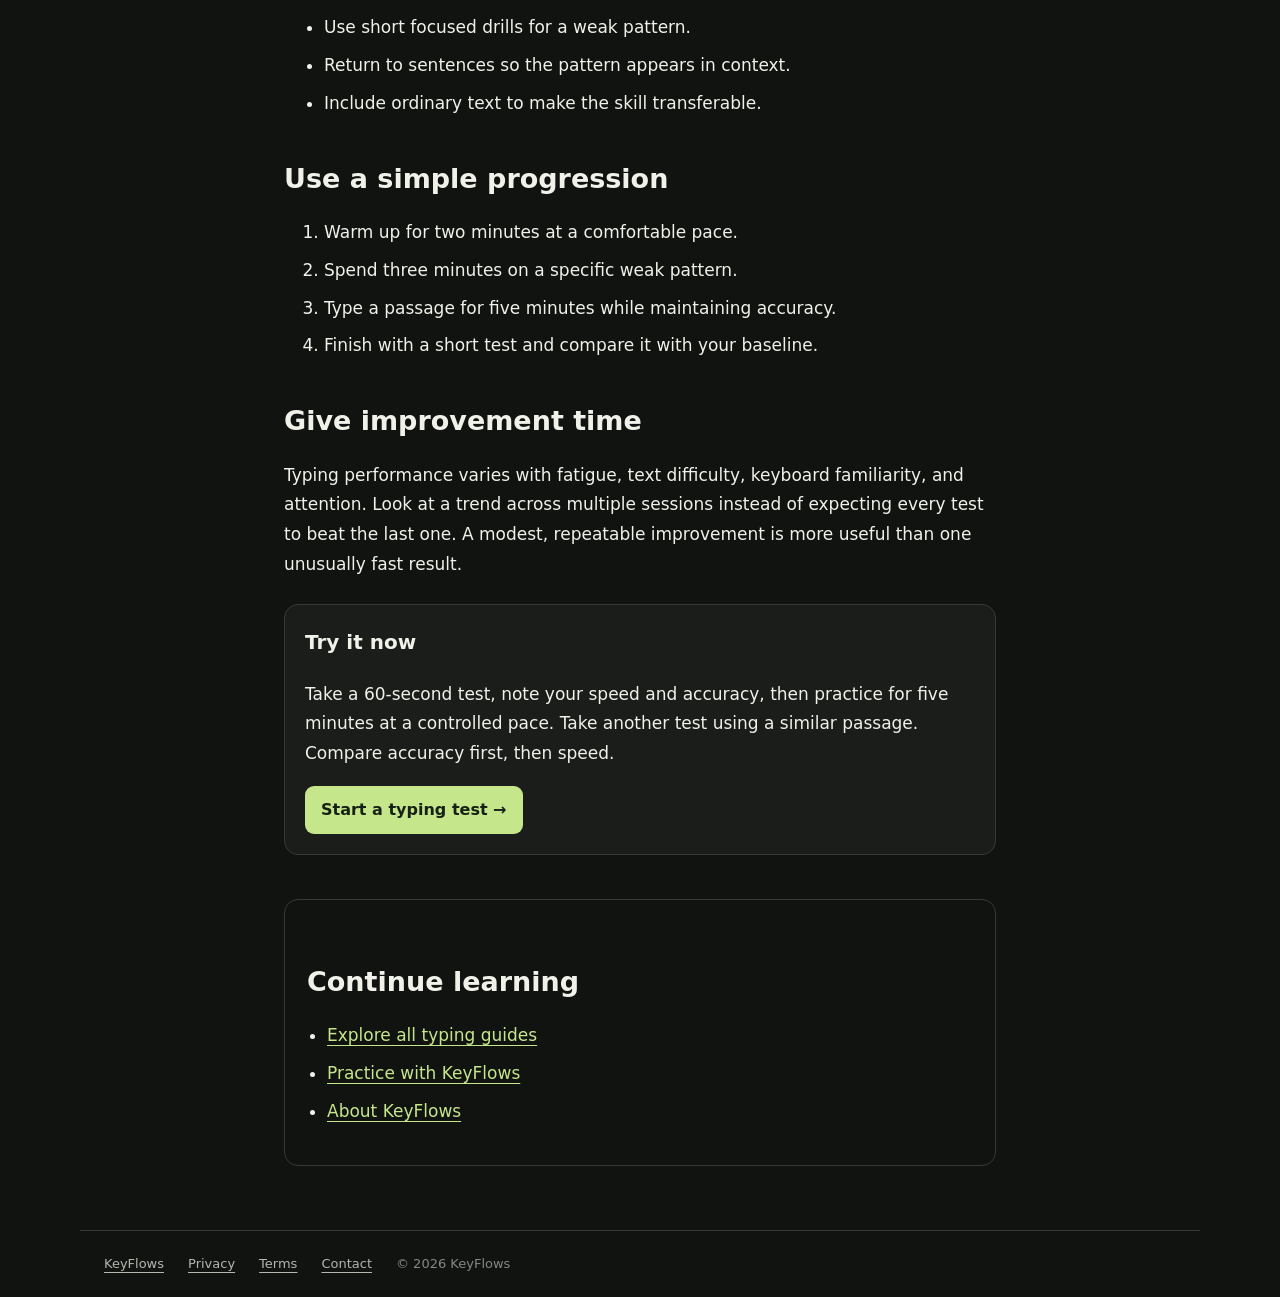
<file: guides/improve-typing-speed.html>
<!doctype html><html lang="en"><head><meta charset="utf-8"><meta name="viewport" content="width=device-width,initial-scale=1"><title>How to Improve Typing Speed Without Sacrificing Accuracy — KeyFlows</title><meta name="description" content="A practical method for improving typing speed while keeping accuracy steady: deliberate practice, feedback, gradual pacing, and a repeatable routine."><link rel="canonical" href="https://keyflows.github.io/guides/improve-typing-speed.html"><meta property="og:title" content="How to Improve Typing Speed Without Sacrificing Accuracy"><meta property="og:description" content="A practical method for improving typing speed while keeping accuracy steady: deliberate practice, feedback, gradual pacing, and a repeatable routine."><meta property="og:type" content="article"><meta property="og:url" content="https://keyflows.github.io/guides/improve-typing-speed.html"><link rel="stylesheet" href="/css/guides.css"><script async src="https://pagead2.googlesyndication.com/pagead/js/adsbygoogle.js?client=ca-pub-5250790497940859" crossorigin="anonymous"></script><script type="application/ld+json">{"@context":"https://schema.org","@type":"Article","headline":"How to Improve Typing Speed Without Sacrificing Accuracy","description":"A practical method for improving typing speed while keeping accuracy steady: deliberate practice, feedback, gradual pacing, and a repeatable routine.","author":{"@type":"Person","name":"Ayush Nandanwar"},"publisher":{"@type":"Organization","name":"KeyFlows","url":"https://keyflows.github.io/"},"mainEntityOfPage":"https://keyflows.github.io/guides/improve-typing-speed.html","dateModified":"2026-11-18"}</script></head><body><header class="guide-header"><a class="brand" href="/">KeyFlows<span>·</span></a><nav><a href="/">Practice</a><a href="/guides/">Guides</a><a href="/about.html">About</a></nav></header><main class="guide-main guide-article"><div class="eyebrow"><a href="/guides/">TYPING GUIDES</a></div><h1>How to Improve Typing Speed Without Sacrificing Accuracy</h1><p class="meta">By Ayush Nandanwar · Updated November 18, 2026</p><p class="intro">Typing faster is not mainly about pressing keys harder or rushing your hands. Sustainable speed comes from recognizing words and letter patterns, moving your fingers consistently, and making fewer errors that interrupt your rhythm.</p><h2>Start by measuring a baseline</h2><p>Take a short test using ordinary text. Record your net words per minute (WPM) and accuracy. Treat this as a snapshot, not a score of your ability. Repeat the test under similar conditions later so comparisons are meaningful.</p><p>Use the same keyboard, a similar passage difficulty, and a similar test length when comparing sessions. A very short test can fluctuate substantially because one difficult word or correction has a larger effect.</p><h2>Prioritize accuracy before speed</h2><p>When you repeatedly make the same errors, speeding up can reinforce the wrong movement. Slow down enough to type the passage cleanly. Once you can maintain a comfortable accuracy level, increase pace in small steps.</p><div class="callout"><strong>Practice rule:</strong> If accuracy drops sharply when you speed up, return to a pace at which you can control your fingers. That pace is the better training starting point.</div><h2>Build rhythm instead of sprinting</h2><p>Typing is a sequence of movements. Try to keep a steady cadence across easy and difficult words. Avoid stopping to judge every keystroke; look ahead at the text while your hands complete the current word. Consistent rhythm makes it easier to notice where a pattern slows you down.</p><h2>Practice the patterns that slow you down</h2><p>Review your mistakes and look for recurring combinations: adjacent letters, capital letters, punctuation, numbers, or words you often mistype. Practice short groups containing those patterns rather than repeating only material you already type comfortably.</p><ul><li>Use short focused drills for a weak pattern.</li><li>Return to sentences so the pattern appears in context.</li><li>Include ordinary text to make the skill transferable.</li></ul><h2>Use a simple progression</h2><ol><li>Warm up for two minutes at a comfortable pace.</li><li>Spend three minutes on a specific weak pattern.</li><li>Type a passage for five minutes while maintaining accuracy.</li><li>Finish with a short test and compare it with your baseline.</li></ol><h2>Give improvement time</h2><p>Typing performance varies with fatigue, text difficulty, keyboard familiarity, and attention. Look at a trend across multiple sessions instead of expecting every test to beat the last one. A modest, repeatable improvement is more useful than one unusually fast result.</p><div class="practice-box"><h3>Try it now</h3><p>Take a 60-second test, note your speed and accuracy, then practice for five minutes at a controlled pace. Take another test using a similar passage. Compare accuracy first, then speed.</p><a class="button" href="/">Start a typing test →</a></div><section class="related"><h2>Continue learning</h2><ul><li><a href="/guides/">Explore all typing guides</a></li><li><a href="/">Practice with KeyFlows</a></li><li><a href="/about.html">About KeyFlows</a></li></ul></section></main><footer class="guide-footer"><a href="/">KeyFlows</a><a href="/privacy.html">Privacy</a><a href="/terms.html">Terms</a><a href="/contact.html">Contact</a><span>© 2026 KeyFlows</span></footer></body></html>
</file>
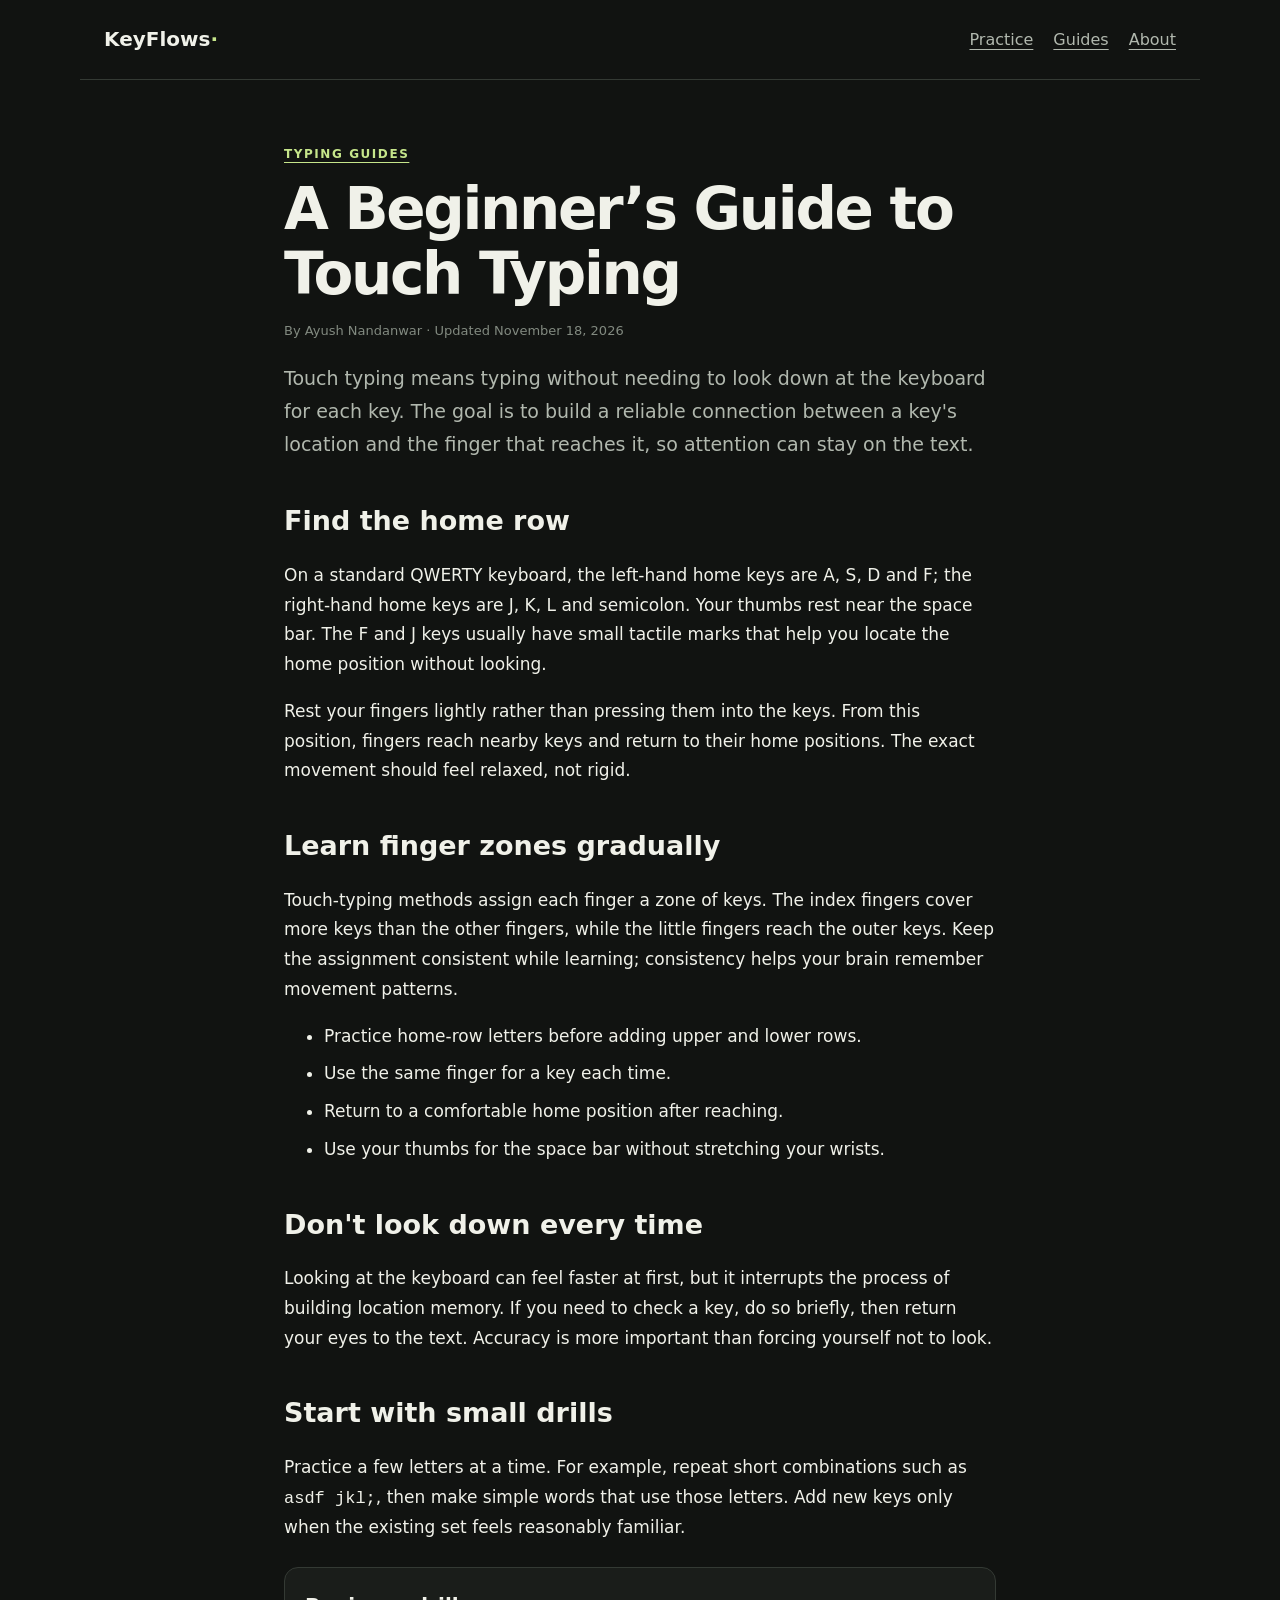
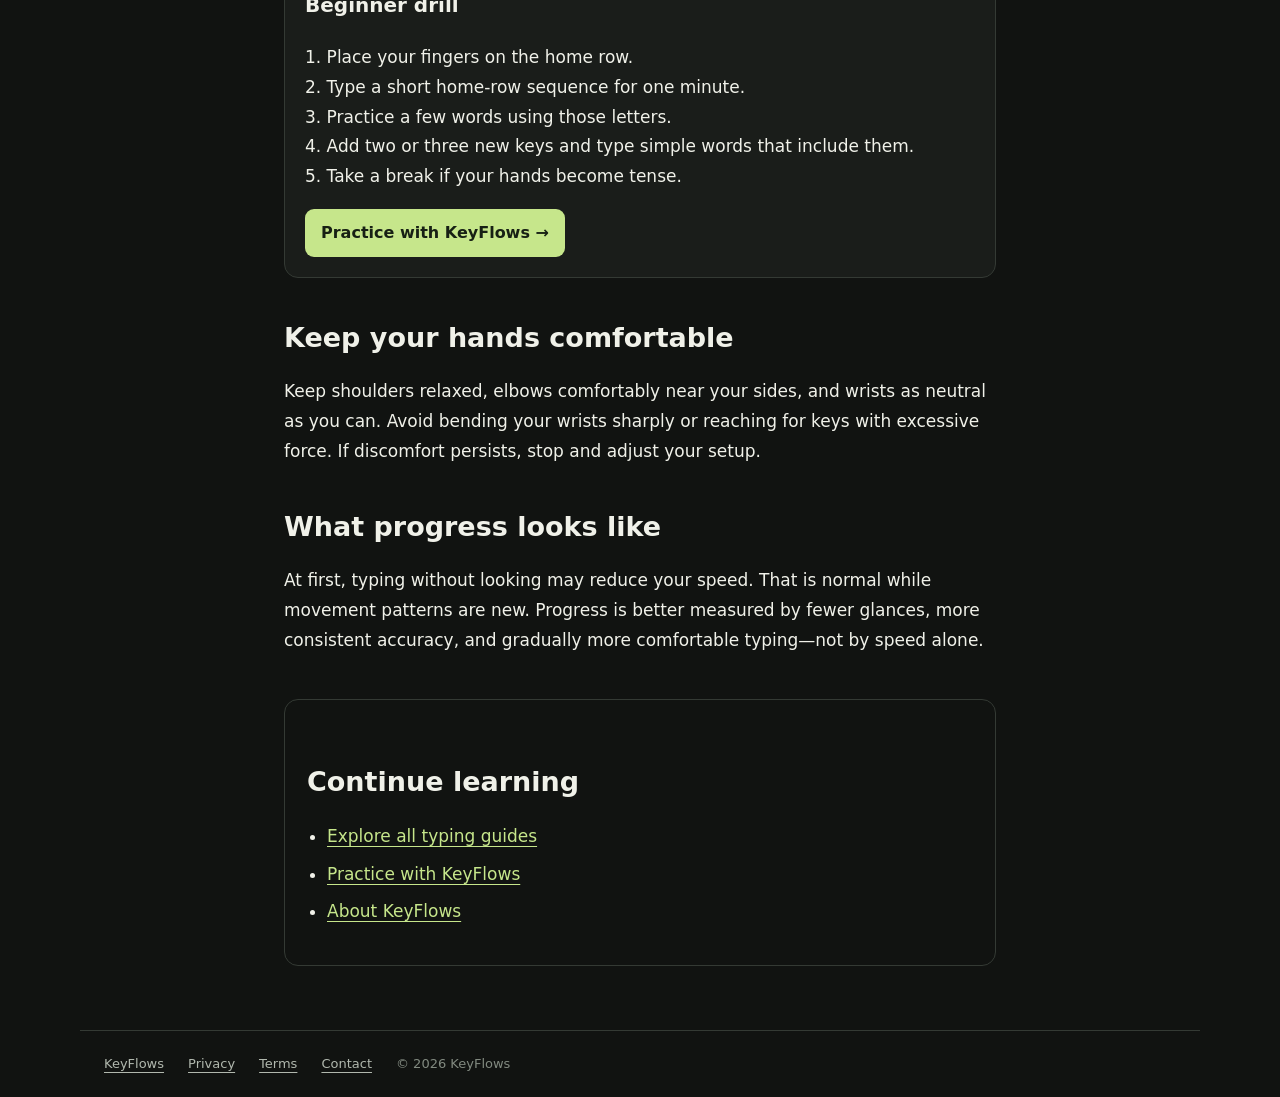
<file: guides/touch-typing-beginners.html>
<!doctype html><html lang="en"><head><meta charset="utf-8"><meta name="viewport" content="width=device-width,initial-scale=1"><title>A Beginner’s Guide to Touch Typing — KeyFlows</title><meta name="description" content="Learn touch typing from the home row, finger placement, keyboard familiarity and simple practice drills."><link rel="canonical" href="https://keyflows.github.io/guides/touch-typing-beginners.html"><meta property="og:title" content="A Beginner’s Guide to Touch Typing"><meta property="og:description" content="Learn touch typing from the home row, finger placement, keyboard familiarity and simple practice drills."><meta property="og:type" content="article"><meta property="og:url" content="https://keyflows.github.io/guides/touch-typing-beginners.html"><link rel="stylesheet" href="/css/guides.css"><script async src="https://pagead2.googlesyndication.com/pagead/js/adsbygoogle.js?client=ca-pub-5250790497940859" crossorigin="anonymous"></script><script type="application/ld+json">{"@context":"https://schema.org","@type":"Article","headline":"A Beginner’s Guide to Touch Typing","description":"Learn touch typing from the home row, finger placement, keyboard familiarity and simple practice drills.","author":{"@type":"Person","name":"Ayush Nandanwar"},"publisher":{"@type":"Organization","name":"KeyFlows","url":"https://keyflows.github.io/"},"mainEntityOfPage":"https://keyflows.github.io/guides/touch-typing-beginners.html","dateModified":"2026-11-18"}</script></head><body><header class="guide-header"><a class="brand" href="/">KeyFlows<span>·</span></a><nav><a href="/">Practice</a><a href="/guides/">Guides</a><a href="/about.html">About</a></nav></header><main class="guide-main guide-article"><div class="eyebrow"><a href="/guides/">TYPING GUIDES</a></div><h1>A Beginner’s Guide to Touch Typing</h1><p class="meta">By Ayush Nandanwar · Updated November 18, 2026</p><p class="intro">Touch typing means typing without needing to look down at the keyboard for each key. The goal is to build a reliable connection between a key's location and the finger that reaches it, so attention can stay on the text.</p><h2>Find the home row</h2><p>On a standard QWERTY keyboard, the left-hand home keys are A, S, D and F; the right-hand home keys are J, K, L and semicolon. Your thumbs rest near the space bar. The F and J keys usually have small tactile marks that help you locate the home position without looking.</p><p>Rest your fingers lightly rather than pressing them into the keys. From this position, fingers reach nearby keys and return to their home positions. The exact movement should feel relaxed, not rigid.</p><h2>Learn finger zones gradually</h2><p>Touch-typing methods assign each finger a zone of keys. The index fingers cover more keys than the other fingers, while the little fingers reach the outer keys. Keep the assignment consistent while learning; consistency helps your brain remember movement patterns.</p><ul><li>Practice home-row letters before adding upper and lower rows.</li><li>Use the same finger for a key each time.</li><li>Return to a comfortable home position after reaching.</li><li>Use your thumbs for the space bar without stretching your wrists.</li></ul><h2>Don't look down every time</h2><p>Looking at the keyboard can feel faster at first, but it interrupts the process of building location memory. If you need to check a key, do so briefly, then return your eyes to the text. Accuracy is more important than forcing yourself not to look.</p><h2>Start with small drills</h2><p>Practice a few letters at a time. For example, repeat short combinations such as <code>asdf jkl;</code>, then make simple words that use those letters. Add new keys only when the existing set feels reasonably familiar.</p><div class="practice-box"><h3>Beginner drill</h3><p>1. Place your fingers on the home row.<br>2. Type a short home-row sequence for one minute.<br>3. Practice a few words using those letters.<br>4. Add two or three new keys and type simple words that include them.<br>5. Take a break if your hands become tense.</p><a class="button" href="/">Practice with KeyFlows →</a></div><h2>Keep your hands comfortable</h2><p>Keep shoulders relaxed, elbows comfortably near your sides, and wrists as neutral as you can. Avoid bending your wrists sharply or reaching for keys with excessive force. If discomfort persists, stop and adjust your setup.</p><h2>What progress looks like</h2><p>At first, typing without looking may reduce your speed. That is normal while movement patterns are new. Progress is better measured by fewer glances, more consistent accuracy, and gradually more comfortable typing—not by speed alone.</p><section class="related"><h2>Continue learning</h2><ul><li><a href="/guides/">Explore all typing guides</a></li><li><a href="/">Practice with KeyFlows</a></li><li><a href="/about.html">About KeyFlows</a></li></ul></section></main><footer class="guide-footer"><a href="/">KeyFlows</a><a href="/privacy.html">Privacy</a><a href="/terms.html">Terms</a><a href="/contact.html">Contact</a><span>© 2026 KeyFlows</span></footer></body></html>
</file>
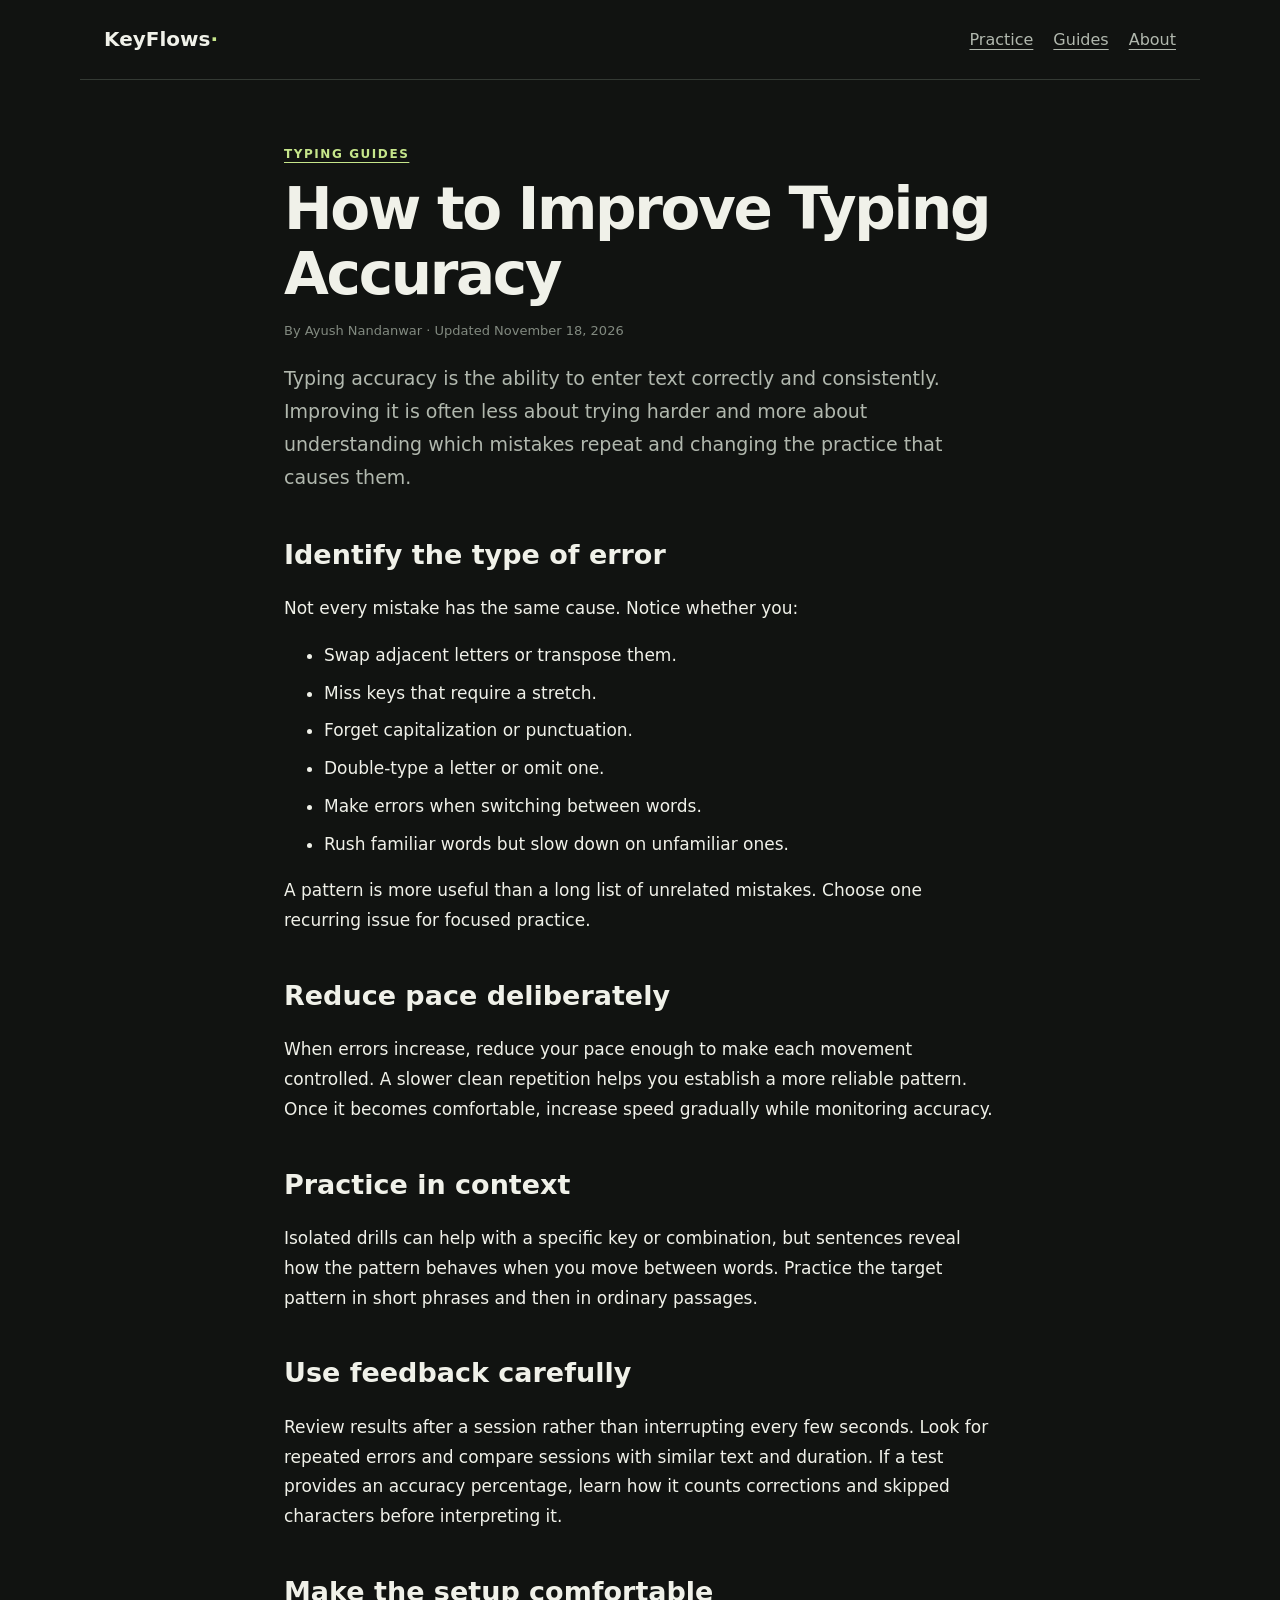
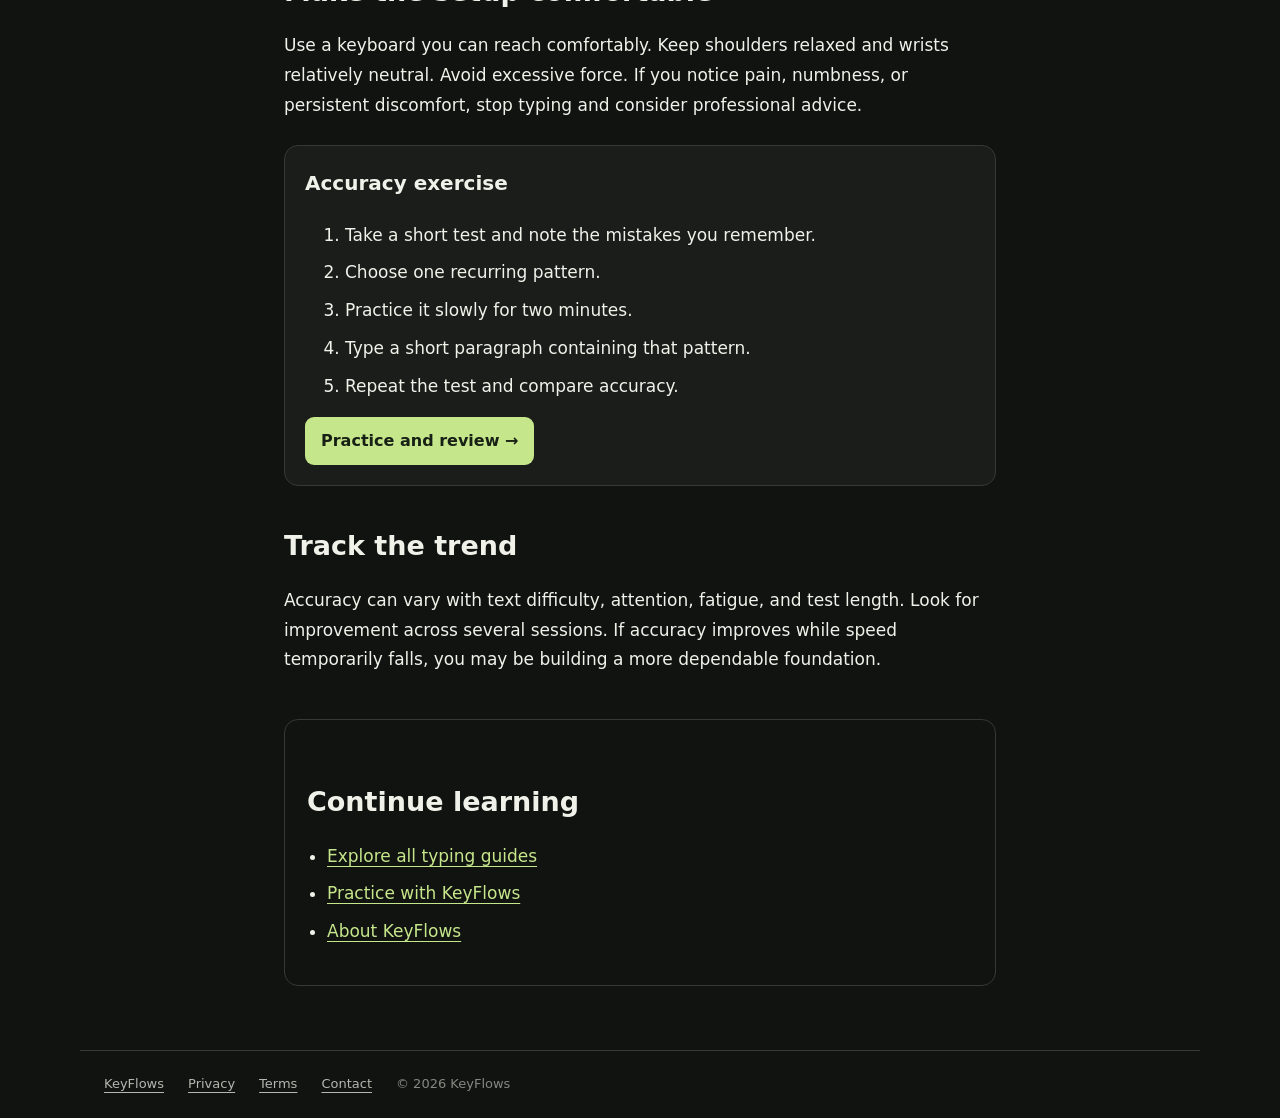
<file: guides/typing-accuracy.html>
<!doctype html><html lang="en"><head><meta charset="utf-8"><meta name="viewport" content="width=device-width,initial-scale=1"><title>How to Improve Typing Accuracy — KeyFlows</title><meta name="description" content="Practical ways to identify repeated typing errors, slow down strategically, build consistent finger movements and improve accuracy."><link rel="canonical" href="https://keyflows.github.io/guides/typing-accuracy.html"><meta property="og:title" content="How to Improve Typing Accuracy"><meta property="og:description" content="Practical ways to identify repeated typing errors, slow down strategically, build consistent finger movements and improve accuracy."><meta property="og:type" content="article"><meta property="og:url" content="https://keyflows.github.io/guides/typing-accuracy.html"><link rel="stylesheet" href="/css/guides.css"><script async src="https://pagead2.googlesyndication.com/pagead/js/adsbygoogle.js?client=ca-pub-5250790497940859" crossorigin="anonymous"></script><script type="application/ld+json">{"@context":"https://schema.org","@type":"Article","headline":"How to Improve Typing Accuracy","description":"Practical ways to identify repeated typing errors, slow down strategically, build consistent finger movements and improve accuracy.","author":{"@type":"Person","name":"Ayush Nandanwar"},"publisher":{"@type":"Organization","name":"KeyFlows","url":"https://keyflows.github.io/"},"mainEntityOfPage":"https://keyflows.github.io/guides/typing-accuracy.html","dateModified":"2026-11-18"}</script></head><body><header class="guide-header"><a class="brand" href="/">KeyFlows<span>·</span></a><nav><a href="/">Practice</a><a href="/guides/">Guides</a><a href="/about.html">About</a></nav></header><main class="guide-main guide-article"><div class="eyebrow"><a href="/guides/">TYPING GUIDES</a></div><h1>How to Improve Typing Accuracy</h1><p class="meta">By Ayush Nandanwar · Updated November 18, 2026</p><p class="intro">Typing accuracy is the ability to enter text correctly and consistently. Improving it is often less about trying harder and more about understanding which mistakes repeat and changing the practice that causes them.</p><h2>Identify the type of error</h2><p>Not every mistake has the same cause. Notice whether you:</p><ul><li>Swap adjacent letters or transpose them.</li><li>Miss keys that require a stretch.</li><li>Forget capitalization or punctuation.</li><li>Double-type a letter or omit one.</li><li>Make errors when switching between words.</li><li>Rush familiar words but slow down on unfamiliar ones.</li></ul><p>A pattern is more useful than a long list of unrelated mistakes. Choose one recurring issue for focused practice.</p><h2>Reduce pace deliberately</h2><p>When errors increase, reduce your pace enough to make each movement controlled. A slower clean repetition helps you establish a more reliable pattern. Once it becomes comfortable, increase speed gradually while monitoring accuracy.</p><h2>Practice in context</h2><p>Isolated drills can help with a specific key or combination, but sentences reveal how the pattern behaves when you move between words. Practice the target pattern in short phrases and then in ordinary passages.</p><h2>Use feedback carefully</h2><p>Review results after a session rather than interrupting every few seconds. Look for repeated errors and compare sessions with similar text and duration. If a test provides an accuracy percentage, learn how it counts corrections and skipped characters before interpreting it.</p><h2>Make the setup comfortable</h2><p>Use a keyboard you can reach comfortably. Keep shoulders relaxed and wrists relatively neutral. Avoid excessive force. If you notice pain, numbness, or persistent discomfort, stop typing and consider professional advice.</p><div class="practice-box"><h3>Accuracy exercise</h3><ol><li>Take a short test and note the mistakes you remember.</li><li>Choose one recurring pattern.</li><li>Practice it slowly for two minutes.</li><li>Type a short paragraph containing that pattern.</li><li>Repeat the test and compare accuracy.</li></ol><a class="button" href="/">Practice and review →</a></div><h2>Track the trend</h2><p>Accuracy can vary with text difficulty, attention, fatigue, and test length. Look for improvement across several sessions. If accuracy improves while speed temporarily falls, you may be building a more dependable foundation.</p><section class="related"><h2>Continue learning</h2><ul><li><a href="/guides/">Explore all typing guides</a></li><li><a href="/">Practice with KeyFlows</a></li><li><a href="/about.html">About KeyFlows</a></li></ul></section></main><footer class="guide-footer"><a href="/">KeyFlows</a><a href="/privacy.html">Privacy</a><a href="/terms.html">Terms</a><a href="/contact.html">Contact</a><span>© 2026 KeyFlows</span></footer></body></html>
</file>
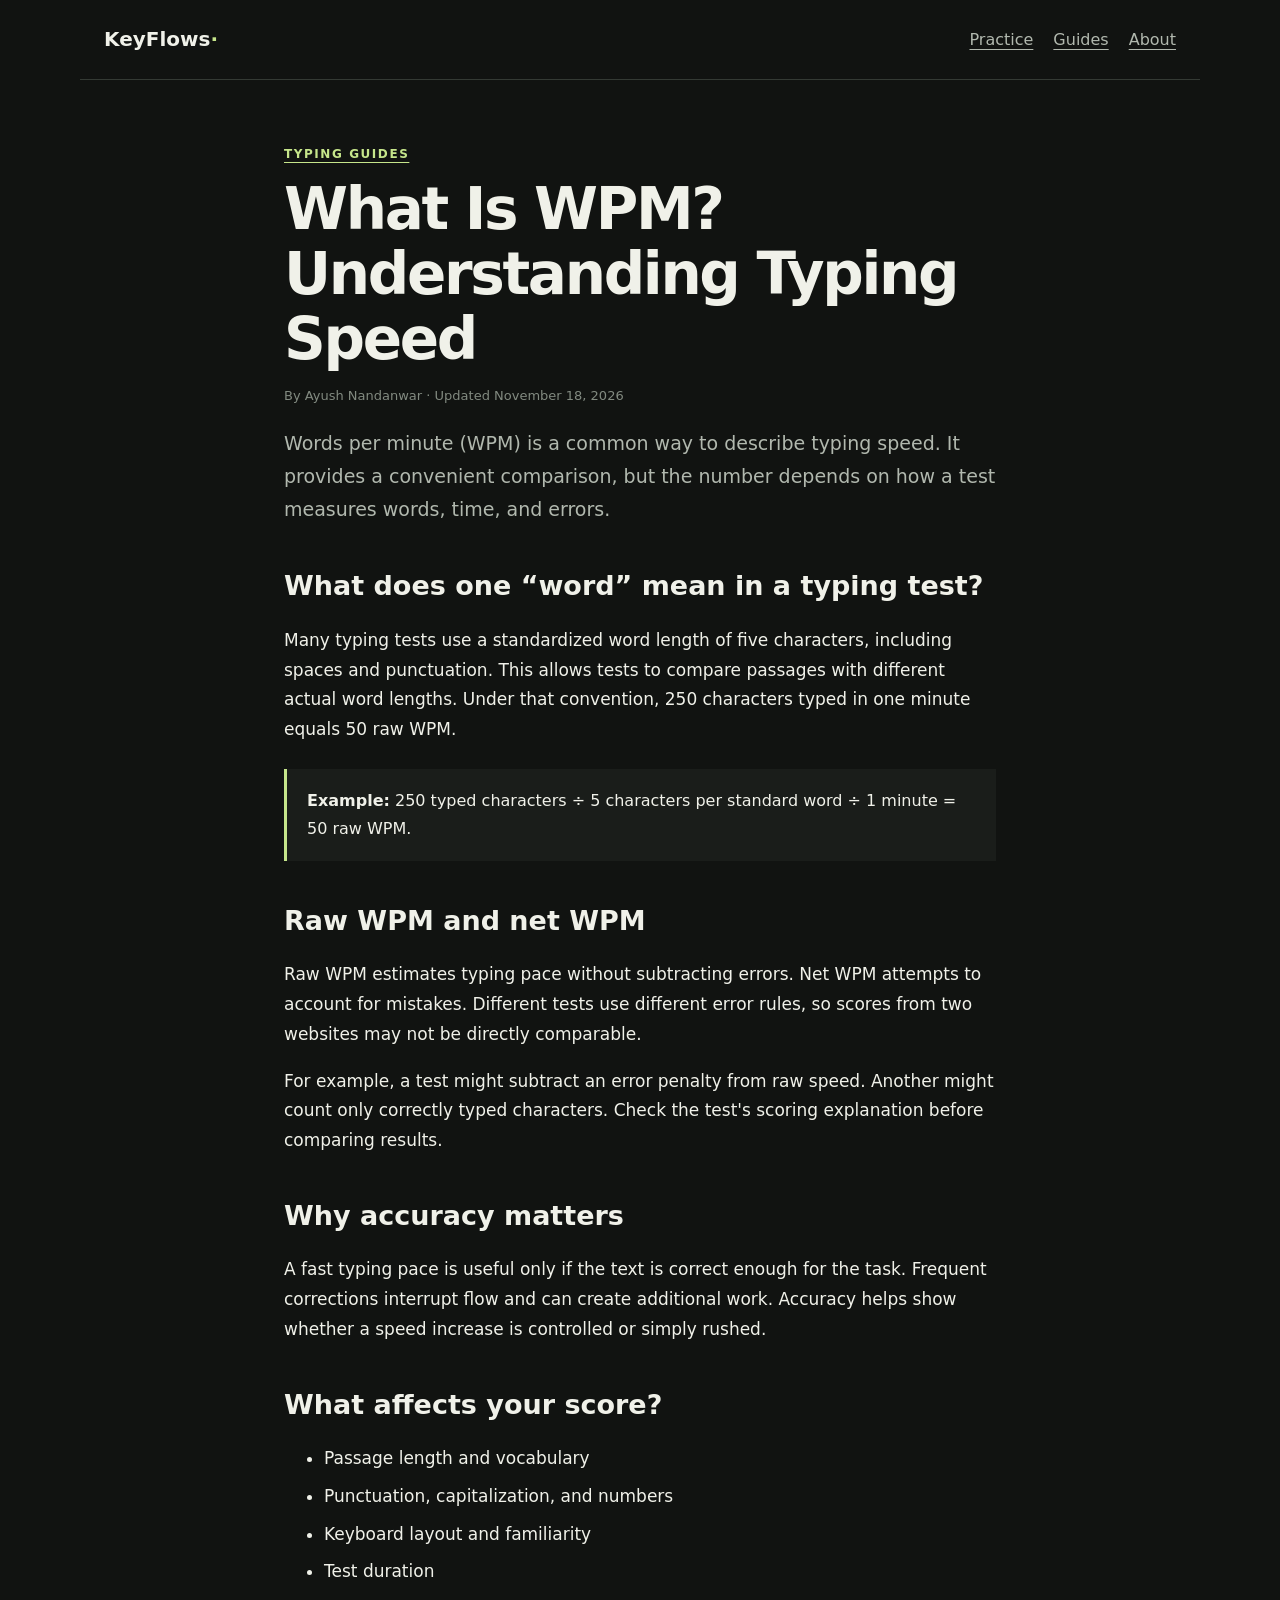
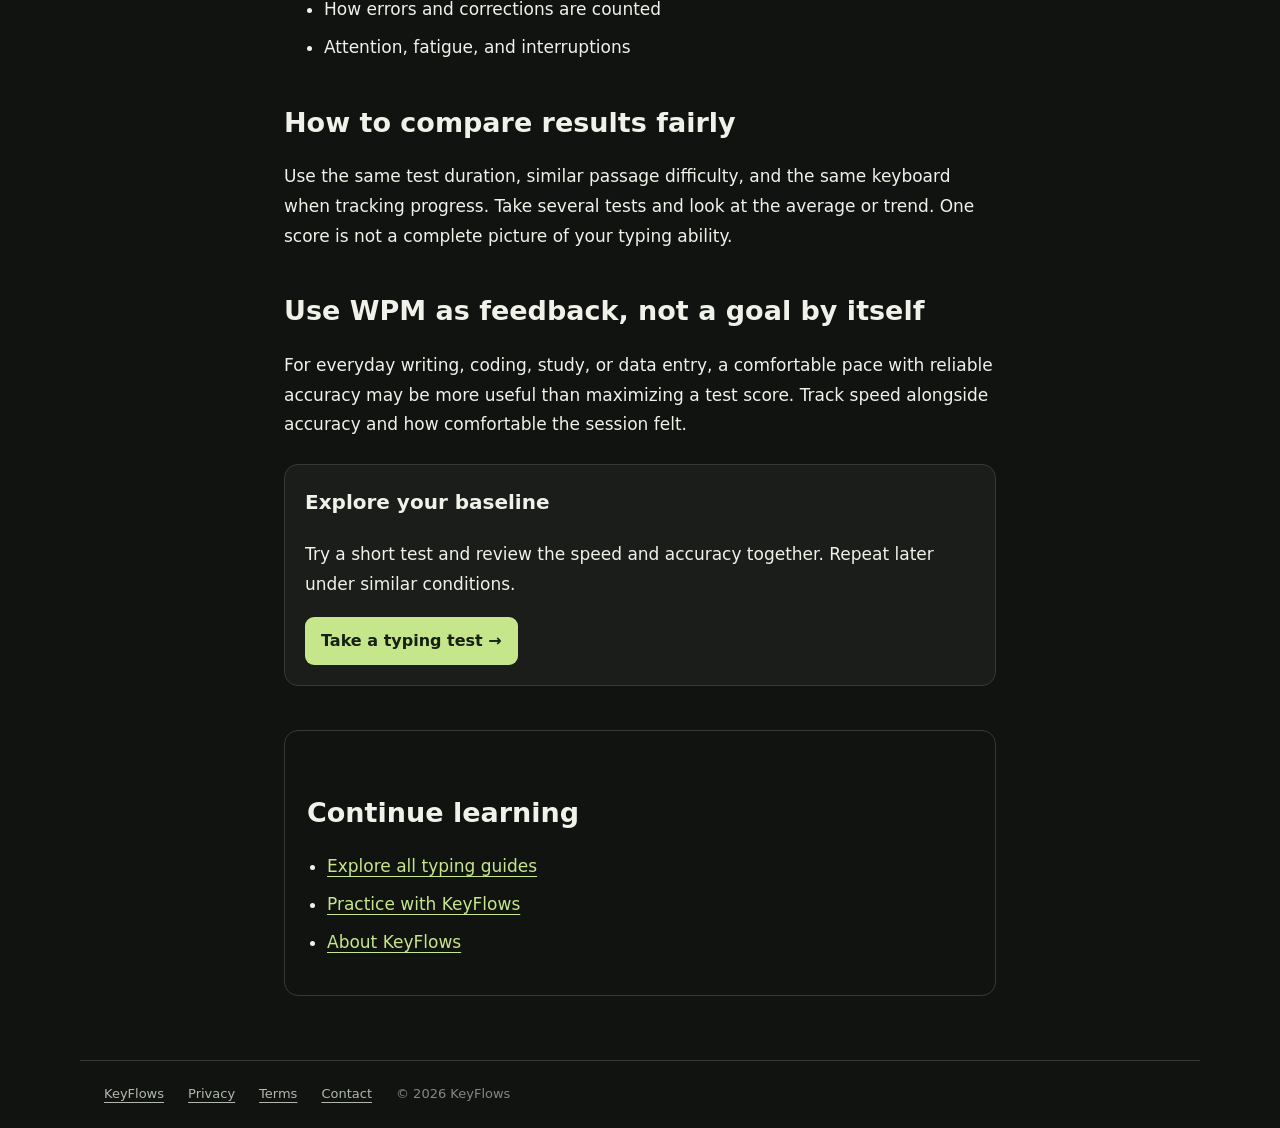
<file: guides/what-is-wpm.html>
<!doctype html><html lang="en"><head><meta charset="utf-8"><meta name="viewport" content="width=device-width,initial-scale=1"><title>What Is WPM? Understanding Typing Speed — KeyFlows</title><meta name="description" content="Learn what words per minute means, how typing tests calculate speed, and why raw speed and accuracy should be considered together."><link rel="canonical" href="https://keyflows.github.io/guides/what-is-wpm.html"><meta property="og:title" content="What Is WPM? Understanding Typing Speed"><meta property="og:description" content="Learn what words per minute means, how typing tests calculate speed, and why raw speed and accuracy should be considered together."><meta property="og:type" content="article"><meta property="og:url" content="https://keyflows.github.io/guides/what-is-wpm.html"><link rel="stylesheet" href="/css/guides.css"><script async src="https://pagead2.googlesyndication.com/pagead/js/adsbygoogle.js?client=ca-pub-5250790497940859" crossorigin="anonymous"></script><script type="application/ld+json">{"@context":"https://schema.org","@type":"Article","headline":"What Is WPM? Understanding Typing Speed","description":"Learn what words per minute means, how typing tests calculate speed, and why raw speed and accuracy should be considered together.","author":{"@type":"Person","name":"Ayush Nandanwar"},"publisher":{"@type":"Organization","name":"KeyFlows","url":"https://keyflows.github.io/"},"mainEntityOfPage":"https://keyflows.github.io/guides/what-is-wpm.html","dateModified":"2026-11-18"}</script></head><body><header class="guide-header"><a class="brand" href="/">KeyFlows<span>·</span></a><nav><a href="/">Practice</a><a href="/guides/">Guides</a><a href="/about.html">About</a></nav></header><main class="guide-main guide-article"><div class="eyebrow"><a href="/guides/">TYPING GUIDES</a></div><h1>What Is WPM? Understanding Typing Speed</h1><p class="meta">By Ayush Nandanwar · Updated November 18, 2026</p><p class="intro">Words per minute (WPM) is a common way to describe typing speed. It provides a convenient comparison, but the number depends on how a test measures words, time, and errors.</p><h2>What does one “word” mean in a typing test?</h2><p>Many typing tests use a standardized word length of five characters, including spaces and punctuation. This allows tests to compare passages with different actual word lengths. Under that convention, 250 characters typed in one minute equals 50 raw WPM.</p><div class="callout"><strong>Example:</strong> 250 typed characters ÷ 5 characters per standard word ÷ 1 minute = 50 raw WPM.</div><h2>Raw WPM and net WPM</h2><p>Raw WPM estimates typing pace without subtracting errors. Net WPM attempts to account for mistakes. Different tests use different error rules, so scores from two websites may not be directly comparable.</p><p>For example, a test might subtract an error penalty from raw speed. Another might count only correctly typed characters. Check the test's scoring explanation before comparing results.</p><h2>Why accuracy matters</h2><p>A fast typing pace is useful only if the text is correct enough for the task. Frequent corrections interrupt flow and can create additional work. Accuracy helps show whether a speed increase is controlled or simply rushed.</p><h2>What affects your score?</h2><ul><li>Passage length and vocabulary</li><li>Punctuation, capitalization, and numbers</li><li>Keyboard layout and familiarity</li><li>Test duration</li><li>How errors and corrections are counted</li><li>Attention, fatigue, and interruptions</li></ul><h2>How to compare results fairly</h2><p>Use the same test duration, similar passage difficulty, and the same keyboard when tracking progress. Take several tests and look at the average or trend. One score is not a complete picture of your typing ability.</p><h2>Use WPM as feedback, not a goal by itself</h2><p>For everyday writing, coding, study, or data entry, a comfortable pace with reliable accuracy may be more useful than maximizing a test score. Track speed alongside accuracy and how comfortable the session felt.</p><div class="practice-box"><h3>Explore your baseline</h3><p>Try a short test and review the speed and accuracy together. Repeat later under similar conditions.</p><a class="button" href="/">Take a typing test →</a></div><section class="related"><h2>Continue learning</h2><ul><li><a href="/guides/">Explore all typing guides</a></li><li><a href="/">Practice with KeyFlows</a></li><li><a href="/about.html">About KeyFlows</a></li></ul></section></main><footer class="guide-footer"><a href="/">KeyFlows</a><a href="/privacy.html">Privacy</a><a href="/terms.html">Terms</a><a href="/contact.html">Contact</a><span>© 2026 KeyFlows</span></footer></body></html>
</file>
<file: css/styles.css>
:root{color-scheme:dark;--bg:#111311;--surface:#181b18;--surface-2:#202420;--surface-3:#272c27;--ink:#e8e9df;--muted:#969c91;--dim:#687066;--line:#2c322b;--accent:#c5d99a;--accent-ink:#152016;--warm:#d2b593;--bad:#ee8e84;--good:#bdd892;--shadow:0 24px 80px #0005;--radius:16px;--radius-sm:10px;--space:8px;--mono:ui-monospace,SFMono-Regular,Menlo,Monaco,Consolas,"Liberation Mono",monospace;--sans:Inter,-apple-system,BlinkMacSystemFont,"Segoe UI",sans-serif;--motion:180ms ease}
:root[data-theme="light"]{color-scheme:light;--bg:#f5f4ee;--surface:#fffefa;--surface-2:#eeede5;--surface-3:#e6e5dc;--ink:#242722;--muted:#70766d;--dim:#91958c;--line:#dcded4;--accent:#536d35;--accent-ink:#fff;--warm:#8a6540;--bad:#b1443a;--good:#55743c;--shadow:0 20px 60px #28301a1a}
*{box-sizing:border-box}html{scroll-behavior:smooth}body{margin:0;background:var(--bg);color:var(--ink);font:15px/1.55 var(--sans);min-height:100vh;transition:background var(--motion),color var(--motion)}button,input,select,textarea{font:inherit}button{color:inherit;cursor:pointer}button:focus-visible,a:focus-visible,select:focus-visible,input:focus-visible,textarea:focus-visible{outline:2px solid var(--accent);outline-offset:3px}button:disabled{opacity:.45;cursor:not-allowed}.sr-only{position:absolute;width:1px;height:1px;padding:0;margin:-1px;overflow:hidden;clip:rect(0,0,0,0);white-space:nowrap;border:0}.skip-link{position:fixed;top:-60px;left:16px;background:var(--accent);color:var(--accent-ink);padding:10px 16px;border-radius:8px;z-index:20}.skip-link:focus{top:12px}.topbar{height:76px;max-width:1240px;margin:auto;display:flex;align-items:center;justify-content:space-between;padding:0 34px;border-bottom:1px solid var(--line)}.brand{display:flex;align-items:center;gap:10px;color:var(--ink);text-decoration:none;font-weight:700;letter-spacing:-.04em;font-size:19px}.brand-mark{display:inline-grid;place-items:center;border:1px solid var(--line);border-radius:9px;width:30px;height:30px;font:700 20px var(--mono);color:var(--accent)}.brand-mark span{color:var(--warm)}.primary-nav{display:flex;gap:5px}.nav-link,.icon-button,.profile-pill{background:none;border:0;color:var(--muted);border-radius:9px}.nav-link{padding:9px 13px;font-size:13px}.nav-link:hover,.nav-link.active{background:var(--surface-2);color:var(--ink)}.top-actions{display:flex;align-items:center;gap:9px}.icon-button{width:38px;height:38px;border:1px solid var(--line);font-size:17px}.icon-button:hover,.profile-pill:hover{background:var(--surface-2);color:var(--ink)}.profile-pill{border:1px solid var(--line);padding:9px 12px;font-size:12px}.profile-pill span{margin-left:5px}main{max-width:1060px;margin:auto;padding:56px 32px 80px}.view{display:none;animation:appear .28s ease}.view.active{display:block}@keyframes appear{from{opacity:.5;transform:translateY(4px)}to{opacity:1;transform:none}}.hero-line{display:flex;align-items:flex-end;justify-content:space-between;margin-bottom:36px}.eyebrow{font-size:10px;font-weight:700;letter-spacing:.13em;color:var(--muted)}.live-dot,.status-dot{display:inline-block;width:7px;height:7px;background:var(--accent);border-radius:50%;margin-right:8px;vertical-align:middle}.hero-line h1,.section-heading h1{margin:10px 0 8px;font-size:clamp(36px,5vw,52px);letter-spacing:-.055em;line-height:1.08;font-weight:600}.hero-line h1 em,.section-heading h1 em{font-family:Georgia,serif;font-weight:400;color:var(--accent)}.subhead{color:var(--muted);margin:0;max-width:600px;font-size:14px}.streak-mini{display:flex;align-items:center;gap:12px;padding:13px 17px;border:1px solid var(--line);border-radius:12px;background:var(--surface);margin-bottom:3px}.streak-icon{font-size:22px;color:var(--warm)}.streak-mini b,.streak-mini small{display:block}.streak-mini b{font-size:13px}.streak-mini small{font-size:11px;color:var(--muted)}.practice-shell{border:1px solid var(--line);border-radius:18px;background:var(--surface);padding:20px 22px 14px;box-shadow:0 10px 38px #0000000a}.mode-toolbar{display:flex;align-items:center;gap:16px;flex-wrap:wrap;padding-bottom:16px;border-bottom:1px solid var(--line)}.segmented,.option-group{display:flex;align-items:center;background:var(--bg);border-radius:9px;padding:3px;gap:2px}.segment,.option{border:0;background:transparent;color:var(--muted);border-radius:7px;padding:7px 11px;font-size:12px}.segment.selected,.option.selected{background:var(--surface-3);color:var(--ink);box-shadow:0 1px 4px #0002}.option{font-family:var(--mono);padding:6px 9px}.select-wrap select,.field{border:1px solid var(--line);background:var(--surface);color:var(--ink);border-radius:8px;padding:8px 11px;font-size:12px}.toggle-label{font-size:12px;color:var(--muted);display:flex;gap:6px;align-items:center;cursor:pointer}.toggle-label input{accent-color:var(--accent);width:15px;height:15px}.hidden{display:none!important}.live-stats{display:flex;align-items:center;gap:28px;padding:21px 4px 17px}.metric{min-width:64px}.metric span,.result-metrics span,.stat-tile>span{display:block;font-size:9px;letter-spacing:.11em;color:var(--muted);font-weight:700}.metric strong{font:600 25px var(--mono);display:block;margin-top:1px}.timer-metric strong{color:var(--accent)}.timer-metric strong span{display:inline;font:400 13px var(--mono);letter-spacing:0;color:var(--muted)}.keyboard-hint{margin-left:auto;color:var(--dim);font-size:11px}kbd{font:11px var(--mono);padding:3px 6px;border:1px solid var(--line);border-radius:5px;color:var(--muted);background:var(--surface-2)}.keyboard-hint i{font-style:normal;padding:0 6px;color:var(--dim)}.typing-card{position:relative;background:var(--bg);border:1px solid var(--line);border-radius:12px;padding:17px 20px 12px;min-height:194px;cursor:text;overflow:hidden}.typing-meta,.typing-footer{display:flex;justify-content:space-between;align-items:center;color:var(--muted);font-size:11px}.text-action{background:none;border:0;color:var(--muted);padding:4px 0;font-size:11px}.text-action:hover{color:var(--accent)}.text-action span{color:var(--accent);padding-left:4px}.typing-text{height:106px;overflow:hidden;position:relative;padding-top:18px;font:20px/1.75 var(--mono);letter-spacing:.015em;color:var(--dim);word-break:break-word;user-select:none}.char{position:relative;white-space:pre}.char.correct{color:var(--ink)}.char.incorrect{color:var(--bad);background:#ee8e8420;border-radius:2px;text-decoration:underline;text-decoration-color:var(--bad);text-underline-offset:4px}.char.current:before{content:"";position:absolute;left:-1px;top:1px;bottom:0;width:2px;background:var(--accent);animation:blink 1s step-end infinite}.char.current{color:var(--ink)}@keyframes blink{50%{opacity:0}}.typing-input{position:absolute;opacity:.01;width:1px;height:1px;top:40%;left:50%;resize:none;border:0;padding:0}.start-overlay{position:absolute;inset:37px 0 36px;border:0;background:linear-gradient(90deg,transparent,#111311e8 20%,#111311e8 80%,transparent);color:var(--ink);display:flex;gap:11px;align-items:center;justify-content:center;font-size:13px;opacity:1;transition:opacity var(--motion)}:root[data-theme="light"] .start-overlay{background:linear-gradient(90deg,transparent,#f5f4eeed 20%,#f5f4eeed 80%,transparent)}.start-overlay.hidden{opacity:0;pointer-events:none}.play-icon{width:26px;height:26px;display:grid;place-items:center;border-radius:50%;background:var(--accent);color:var(--accent-ink);font-size:12px}.typing-footer{margin-top:12px;font-size:10px}.key-icon{font-size:15px;margin-right:6px}.below-practice{display:flex;align-items:center;justify-content:space-between;padding:15px 2px 0}.quiet-button{border:0;background:transparent;color:var(--muted);font-size:11px;padding:6px}.quiet-button:hover{color:var(--ink)}.quiet-button>span{font-size:16px;color:var(--accent);vertical-align:-1px;margin-right:4px}.quiet-button kbd{margin-left:5px}.privacy-note{font-size:10px;color:var(--dim)}.privacy-note span{padding:0 6px}.next-exercise{margin-top:26px;border:1px solid var(--line);border-radius:14px;background:linear-gradient(110deg,var(--surface),var(--bg));padding:20px 23px;display:flex;align-items:center;gap:16px}.next-icon,.card-icon{display:grid;place-items:center;flex:none;width:40px;height:40px;background:var(--surface-3);border-radius:12px;color:var(--accent);font-size:20px}.next-copy{flex:1}.next-copy h2{font-size:15px;margin:5px 0 2px;font-weight:600}.next-copy p{font-size:11px;color:var(--muted);margin:0}.button{border-radius:9px;padding:10px 14px;border:1px solid var(--line);font-size:12px;font-weight:600;transition:transform var(--motion),background var(--motion)}.button:hover{transform:translateY(-1px)}.button span{margin-left:8px}.button-primary{background:var(--accent);color:var(--accent-ink);border-color:var(--accent)}.button-primary:hover{filter:brightness(1.05)}.button-secondary{background:var(--surface-2);color:var(--ink)}.button-secondary:hover{background:var(--surface-3)}.button-danger{background:transparent;border-color:#b1443a66;color:var(--bad)}.section-heading{display:flex;justify-content:space-between;align-items:flex-end;margin-bottom:30px}.section-heading h1{font-size:42px}.section-heading .button{margin-bottom:5px}.practice-grid{display:grid;grid-template-columns:1.35fr 1fr;gap:16px}.coach-card,.goal-card,.chart-card,.stat-tile,.challenge-card{border:1px solid var(--line);background:var(--surface);border-radius:15px;padding:23px}.coach-card{background:linear-gradient(140deg,var(--surface),var(--surface-2));}.coach-card .card-icon{margin-bottom:21px}.coach-card h2,.goal-card h2{font-size:21px;letter-spacing:-.03em;margin:8px 0}.coach-card p,.goal-card p{font-size:12px;color:var(--muted);max-width:440px}.weakness-tags{display:flex;gap:7px;margin:20px 0}.weakness-tags span{font-size:10px;padding:5px 9px;border:1px solid var(--line);border-radius:99px;color:var(--muted)}.goal-progress{display:flex;align-items:center;gap:15px;margin:23px 0}.goal-progress b,.goal-progress small{display:block}.goal-progress b{font:15px var(--mono)}.goal-progress small{font-size:10px;color:var(--muted);margin-top:3px}.ring{width:60px;height:60px;border-radius:50%;display:grid;place-items:center;background:conic-gradient(var(--accent) 0deg,var(--surface-3) 0);position:relative}.ring:before{content:"";position:absolute;inset:6px;border-radius:50%;background:var(--surface)}.ring span{z-index:1;font:11px var(--mono)}.field-label{display:block;font-size:11px;color:var(--muted);margin:13px 0 7px}.field{width:100%;font-size:12px}.subsection-title{font-size:16px;margin:35px 0 14px}.exercise-grid,.lesson-grid{display:grid;grid-template-columns:repeat(3,1fr);gap:12px}.exercise-card,.lesson-card{border:1px solid var(--line);background:var(--surface);border-radius:12px;padding:17px;text-align:left;transition:border var(--motion),transform var(--motion)}.exercise-card:hover,.lesson-card:hover{border-color:var(--accent);transform:translateY(-2px)}.exercise-card b,.exercise-card span,.lesson-card b,.lesson-card span{display:block}.exercise-card b,.lesson-card b{font-size:13px;margin:8px 0 4px}.exercise-card span,.lesson-card span{font-size:11px;color:var(--muted)}.exercise-card i,.lesson-number{font-style:normal;color:var(--accent);font:12px var(--mono)}.lesson-card{min-height:136px}.lesson-active{margin-top:26px;border:1px solid var(--line);background:var(--surface);border-radius:15px;padding:24px}.lesson-copy h2{font-size:25px;margin:7px 0}.lesson-copy p{color:var(--muted);font-size:13px}.lesson-target{font:18px/1.8 var(--mono);color:var(--dim);padding:20px;border-radius:10px;background:var(--bg);margin:20px 0;word-break:break-word}.date-badge{border:1px solid var(--line);border-radius:9px;padding:9px 13px;font-size:11px;color:var(--muted)}.challenge-card{padding:25px}.challenge-top{display:flex;align-items:center;gap:14px}.challenge-mark{font-size:27px;color:var(--warm)}.challenge-top h2{margin:2px 0;font-size:20px}.local-badge{margin-left:auto;color:var(--muted);font-size:9px;letter-spacing:.1em;border:1px solid var(--line);border-radius:20px;padding:6px 9px}.challenge-card>p{font-size:12px;color:var(--muted)}.challenge-sample{font:17px/1.7 var(--mono);color:var(--muted);background:var(--bg);padding:18px;border-radius:9px;margin:20px 0}.challenge-bottom{display:flex;align-items:center;justify-content:space-between}.challenge-bottom strong{display:block;font:20px var(--mono);margin-top:4px}.notice{display:flex;gap:10px;margin-top:15px;padding:13px;border:1px solid var(--line);border-radius:10px;color:var(--muted);font-size:11px}.notice p{margin:0}.notice>span{color:var(--accent)}.history-list{border:1px solid var(--line);border-radius:12px;overflow:hidden;background:var(--surface)}.empty-state{color:var(--muted);font-size:12px;padding:24px;text-align:center}.history-row{display:grid;grid-template-columns:1fr 90px 80px 100px;gap:12px;padding:13px 16px;border-bottom:1px solid var(--line);align-items:center;font-size:11px}.history-row:last-child{border-bottom:0}.history-row strong{font:14px var(--mono)}.history-row small{color:var(--muted);display:block}.history-row .row-date{color:var(--muted)}.stat-grid{display:grid;grid-template-columns:repeat(4,1fr);gap:12px;margin-bottom:15px}.stat-tile strong{display:block;font:28px var(--mono);margin:12px 0 0}.stat-tile small{font-size:10px;color:var(--muted)}.charts-grid{display:grid;grid-template-columns:1fr 1fr;gap:14px}.chart-card{padding:20px}.chart-heading{display:flex;justify-content:space-between;align-items:center}.chart-heading h2{font-size:15px;margin:4px 0}.chart-unit{font:9px var(--mono);color:var(--muted)}.chart-card svg{width:100%;height:auto;margin-top:14px;overflow:visible}.chart-card svg text{fill:var(--muted);font:11px var(--sans)}.chart-card svg .grid-line{stroke:var(--line);stroke-dasharray:3 5}.chart-card svg .chart-line{fill:none;stroke:var(--accent);stroke-width:2.5}.chart-card svg .chart-area{fill:var(--accent);opacity:.11}.chart-card svg .chart-point{fill:var(--surface);stroke:var(--accent);stroke-width:2}.history-heading{display:flex;align-items:center;justify-content:space-between;margin:30px 0 12px}.history-heading h2{font-size:16px;margin:0}.history-heading span{font-size:10px;color:var(--muted)}.site-footer{max-width:1240px;margin:auto;padding:18px 34px 25px;display:flex;justify-content:space-between;border-top:1px solid var(--line);color:var(--muted);font-size:10px}.site-footer b{color:var(--warm);padding-left:3px}.dialog{border:1px solid var(--line);border-radius:18px;background:var(--surface);color:var(--ink);padding:27px;width:min(500px,calc(100vw - 30px));max-height:90vh;overflow:auto;box-shadow:var(--shadow)}dialog::backdrop{background:#080a08b8;backdrop-filter:blur(3px)}.dialog h2{margin:6px 0 20px;font-size:25px;letter-spacing:-.03em}.dialog-close{position:absolute;right:16px;top:14px;width:30px;height:30px;border:0;border-radius:50%;background:var(--surface-2);font-size:20px;color:var(--muted)}.dialog-close:hover{color:var(--ink)}.settings-section .field-label span{float:right;color:var(--dim);font-size:9px}.settings-buttons{display:flex;flex-wrap:wrap;gap:7px;margin-top:18px}.settings-buttons .button{font-size:10px}.privacy-explainer{font-size:11px;color:var(--muted);margin:20px 0 0}.result-dialog{width:min(620px,calc(100vw - 28px));padding:18px}.result-card{border:1px solid var(--line);background:var(--bg);border-radius:12px;padding:25px}.result-brand{display:flex;align-items:center;gap:8px;font-weight:700;font-size:13px}.result-brand .brand-mark{width:25px;height:25px;font-size:16px}.result-tag{margin-left:auto;font-size:9px;color:var(--muted);letter-spacing:.13em}.result-headline{margin:29px 0 18px}.result-headline h2{margin:5px 0 0;font:26px Georgia,serif;color:var(--accent)}.result-metrics{display:grid;grid-template-columns:1.3fr 1fr 1fr;border-top:1px solid var(--line);border-bottom:1px solid var(--line);padding:18px 0}.result-metrics strong{font:24px var(--mono);display:block;margin-top:4px}.result-primary strong{font-size:43px;color:var(--accent)}.result-detail{display:flex;gap:22px;padding:15px 0;color:var(--muted);font-size:10px}.result-detail b{color:var(--ink)}.result-comparison{font-size:11px;color:var(--muted);border-top:1px solid var(--line);padding-top:13px}.result-footer{font:italic 13px Georgia,serif;color:var(--warm);text-align:right;margin-top:17px}.result-actions{display:flex;align-items:center;justify-content:center;gap:9px;padding:15px 0 6px}.result-recommend{padding:10px 6px;border-top:1px solid var(--line)}.result-recommend p{font-size:11px;color:var(--muted);margin:5px 0}.formula-list p,.shortcut-list p{display:grid;grid-template-columns:130px 1fr;gap:10px;border-bottom:1px solid var(--line);padding:10px 0;margin:0;font-size:11px}.formula-list b{color:var(--accent)}.formula-list span,.shortcut-list span{color:var(--muted)}.shortcut-list h3{font-size:13px;margin:23px 0 8px}.shortcut-list p{grid-template-columns:150px 1fr;align-items:center}.shortcut-list kbd{margin-right:3px}.full-button{width:100%;margin-top:15px}.dialog>.subhead{margin:-10px 0 15px}.toast-region{position:fixed;bottom:22px;left:50%;transform:translateX(-50%);z-index:30;display:grid;gap:8px}.toast{padding:10px 15px;border-radius:9px;background:var(--surface-3);border:1px solid var(--line);box-shadow:var(--shadow);font-size:12px;animation:appear .2s ease}.field::placeholder{color:var(--dim)}
@media(prefers-reduced-motion:reduce){*,*:before,*:after{scroll-behavior:auto!important;animation-duration:.01ms!important;animation-iteration-count:1!important;transition-duration:.01ms!important}}
.milestone-card{display:grid;grid-template-columns:44px 1fr 1fr;align-items:center;gap:14px;padding:16px;border:1px solid var(--line);background:var(--surface);border-radius:12px;margin:13px 0}.level-mark{width:42px;height:42px;border-radius:50%;display:grid;place-items:center;background:var(--accent);color:var(--accent-ink);font:16px var(--mono)}.milestone-copy b,.milestone-copy span{display:block}.milestone-copy b{font-size:13px}.milestone-copy span{font-size:10px;color:var(--muted)}.xp-track{height:6px;border-radius:6px;background:var(--surface-3);overflow:hidden}.xp-track span{display:block;width:0;height:100%;background:var(--accent);transition:width .3s ease}.badge-grid{display:grid;grid-template-columns:repeat(5,1fr);gap:8px;margin-top:10px}.badge{display:flex;align-items:center;gap:7px;padding:9px;border:1px solid var(--line);background:var(--surface);border-radius:9px;color:var(--dim);font-size:9px}.badge span{font-size:14px}.badge.earned{border-color:color-mix(in srgb,var(--accent) 45%,var(--line));color:var(--ink)}.badge.earned span{color:var(--accent)}.challenge-actions{display:flex;gap:8px;flex-wrap:wrap;justify-content:flex-end}.result-trend{font-size:10px;color:var(--muted);padding:10px 0 0}.char.correct{text-decoration:underline;text-decoration-style:dotted;text-decoration-color:var(--good);text-underline-offset:4px}
.char.incorrect.current{color:var(--bad)}
.certificate-dialog .field-label{display:block;margin:12px 0 5px}
.certificate-dialog .field{width:100%}
.certificate-dialog .settings-buttons{display:flex;gap:8px;flex-wrap:wrap;margin-top:14px}
.certificate-preview-card{margin:17px 0;padding:10px;border:1px solid var(--line);border-radius:12px;background:var(--surface-2)}
.certificate-preview-card img{display:block;width:100%;height:auto;aspect-ratio:1200/850;object-fit:contain;border-radius:7px}
.certificate-preview-card figcaption{margin-top:8px;text-align:center;color:var(--muted);font-size:11px}

/* Legal footer links */
.site-footer .legal-links{display:flex;flex-wrap:wrap;align-items:center;gap:12px}
.site-footer .legal-links a{color:inherit;text-decoration:underline;text-underline-offset:3px}
.site-footer .legal-links a:hover{color:var(--accent)}

/* Guides navigation link */
.guides-nav-link{display:inline-flex;align-items:center;justify-content:center;text-decoration:none;color:var(--muted);font-size:12px;padding:9px 11px;border-radius:8px;white-space:nowrap}.guides-nav-link:hover{color:var(--ink);background:var(--surface-2)}
</file>
<file: css/responsive.css>
@media(max-width:900px){.topbar{padding:0 22px}.primary-nav{gap:0}.nav-link{padding:9px}.profile-pill span{display:none}main{padding:45px 24px 65px}.mode-toolbar{gap:10px}.live-stats{gap:19px}.keyboard-hint{font-size:0}.keyboard-hint kbd,.keyboard-hint i{font-size:10px}.stat-grid{grid-template-columns:repeat(2,1fr)}}
@media(max-width:650px){.topbar{height:auto;min-height:66px;flex-wrap:wrap;padding:12px 17px;gap:10px}.brand{font-size:17px}.primary-nav{order:3;overflow:auto;width:100%;justify-content:space-between}.nav-link{font-size:11px;padding:7px 9px;white-space:nowrap}.top-actions{margin-left:auto}.top-actions .profile-pill{display:none}main{padding:34px 16px 55px}.hero-line{align-items:flex-start;gap:15px;flex-direction:column;margin-bottom:25px}.hero-line h1,.section-heading h1{font-size:38px}.streak-mini{padding:8px 11px}.practice-shell{padding:13px 12px 10px}.mode-toolbar{gap:8px}.segmented{order:0}.select-wrap{margin-left:auto}.toggle-label{font-size:10px}.live-stats{display:grid;grid-template-columns:repeat(4,1fr);gap:8px;padding:17px 3px 13px}.metric{min-width:0}.metric strong{font-size:20px}.keyboard-hint{grid-column:1/-1;margin:0;font-size:10px}.keyboard-hint kbd,.keyboard-hint i{font-size:9px}.typing-card{padding:13px;min-height:190px}.typing-text{font-size:17px;height:110px;line-height:1.7}.typing-meta{font-size:9px}.typing-footer{font-size:9px}.below-practice{gap:5px;flex-wrap:wrap}.privacy-note{order:3;width:100%;text-align:center}.quiet-button{font-size:10px}.next-exercise{align-items:flex-start;flex-wrap:wrap;padding:16px;gap:11px}.next-copy{min-width:calc(100% - 55px)}.next-exercise .button{margin-left:51px}.section-heading{align-items:flex-start;gap:10px;flex-direction:column}.section-heading h1{font-size:34px}.section-heading .button{margin:0}.practice-grid,.charts-grid{grid-template-columns:1fr}.exercise-grid,.lesson-grid{grid-template-columns:1fr 1fr}.coach-card,.goal-card,.chart-card,.challenge-card{padding:17px}.stat-grid{gap:8px}.stat-tile{padding:13px}.stat-tile strong{font-size:23px}.stat-tile>span{font-size:8px}.stat-tile small{font-size:9px}.challenge-top{flex-wrap:wrap}.local-badge{margin-left:0}.challenge-bottom{align-items:flex-start;gap:14px;flex-direction:column}.challenge-actions{justify-content:flex-start}.history-row{grid-template-columns:1fr 58px 65px;gap:7px;padding:11px}.history-row .row-date{display:none}.site-footer{padding:16px;gap:8px;flex-wrap:wrap}.site-footer>span:nth-child(2){display:none}.result-detail{gap:11px;flex-wrap:wrap}.result-metrics strong{font-size:20px}.result-primary strong{font-size:36px}.result-card{padding:18px}.result-actions{flex-wrap:wrap}.formula-list p{grid-template-columns:95px 1fr}.shortcut-list p{grid-template-columns:130px 1fr}.milestone-card{grid-template-columns:42px 1fr}.xp-track{grid-column:1/-1}.badge-grid{grid-template-columns:repeat(2,1fr)}}
@media(max-width:390px){.segment{padding:7px 8px;font-size:10px}.option{padding:6px 7px}.toggle-label{font-size:9px}.typing-text{font-size:15px}.exercise-grid,.lesson-grid{grid-template-columns:1fr}.streak-mini{width:100%}}
</file>
<file: css/accessibility.css>
/* Small, targeted usability improvements layered over the visual system. */
:root{--chart-accuracy:#83b8d8}
:root[data-theme="light"]{--chart-accuracy:#356882}
.typing-card:focus-within {
  outline: 2px solid var(--accent);
  outline-offset: 3px;
}

.typing-card {
  --typing-progress: 0%;
  transition: border-color 140ms ease, box-shadow 140ms ease;
}

.typing-card::after {
  content: "";
  position: absolute;
  left: 0;
  bottom: 0;
  width: var(--typing-progress);
  height: 2px;
  border-radius: 0 2px 0 0;
  background: var(--accent);
  transition: width 120ms linear;
  pointer-events: none;
}

.typing-card:hover,
.typing-card.is-running {
  border-color: color-mix(in srgb, var(--accent) 42%, var(--line));
}

.typing-card.is-running {
  box-shadow: inset 0 0 0 1px color-mix(in srgb, var(--accent) 8%, transparent);
}

/* Keep the upcoming glyph visually neutral; show only the cursor after typing begins. */
.typing-text .char.current {
  color: inherit;
}

.typing-text:not(.is-started) .char.current::before {
  opacity: 0;
}

/* Keep per-character feedback calm: typed letters use contrast alone, and an
   error uses color plus a light surface tint without decorative underlines. */
.typing-text .char.correct,
.typing-text .char.incorrect {
  text-decoration: none;
}

.typing-text .char.incorrect {
  background: color-mix(in srgb, var(--bad) 12%, transparent);
}

.result-pace {
  margin: 14px 0 4px;
  padding: 15px 14px 11px;
  border: 1px solid var(--line);
  border-radius: 11px;
  background: var(--surface);
  overflow-x: auto;
  overscroll-behavior-inline: contain;
}

.result-pace-heading,
.result-legend {
  display: flex;
  align-items: center;
  flex-wrap: wrap;
  gap: 8px 16px;
}

.result-pace-heading {
  justify-content: space-between;
}

.result-pace-note,
.result-pace-explainer {
  color: var(--muted);
  font-size: 12px;
}

.result-legend {
  gap: 8px 17px;
  margin: 10px 0 0;
  color: var(--muted);
  font-size: 12px;
}

.result-legend span {
  display: inline-flex;
  align-items: center;
  gap: 6px;
}

.result-legend span::before {
  content: "";
  display: inline-block;
  width: 18px;
  border-top: 2px solid var(--accent);
}

.result-legend .legend-raw::before {
  border-color: var(--warm);
  border-top-style: dashed;
}

.result-legend .legend-accuracy::before {
  border-color: var(--chart-accuracy);
  border-top-style: dotted;
}

.result-chart {
  display: block;
  width: 100%;
  height: auto;
  margin: 2px 0 0;
  overflow: visible;
}

.result-chart[hidden] {
  display: none;
}

.result-grid {
  stroke: var(--line);
  stroke-dasharray: 3 5;
}

.result-grid-soft {
  stroke-dasharray: 2 6;
}

.result-axis-label,
.result-axis-title {
  fill: var(--muted);
  font: 600 16px var(--sans);
}

.result-axis-title {
  font-size: 13px;
  font-weight: 700;
  letter-spacing: .08em;
}

.result-series {
  fill: none;
  stroke-width: 2.5;
  stroke-linejoin: round;
  stroke-linecap: round;
  vector-effect: non-scaling-stroke;
}

.result-net {
  stroke: var(--accent);
}

.result-raw {
  stroke: var(--warm);
  stroke-dasharray: 6 4;
}

.result-accuracy {
  stroke: var(--chart-accuracy);
  stroke-dasharray: 2 4;
}

.result-chart-empty {
  margin: 12px 0 0;
  padding: 15px;
  border-radius: 8px;
  background: var(--surface-2);
  color: var(--muted);
  font-size: 11px;
}

.result-chart-summary {
  margin: 7px 0 0;
  color: var(--muted);
  font-size: 11px;
}

.result-pace-explainer {
  margin: 3px 0 0;
}

#result-dialog .result-detail,
#result-dialog .result-comparison {
  font-size: 13px;
  line-height: 1.5;
}

#result-dialog .result-metrics span {
  font-size: 12px;
  letter-spacing: .08em;
}

#result-dialog .result-tag,
#result-dialog .result-headline .eyebrow,
#result-dialog #result-pace-title,
#result-dialog .result-recommend .eyebrow {
  font-size: 12px;
}

#result-dialog .result-trend {
  font-size: 12px;
  line-height: 1.5;
}

#result-dialog .result-recommend p {
  font-size: 13px;
  line-height: 1.5;
}

#result-dialog .result-recommend small {
  font-size: 11px;
  line-height: 1.5;
}

.result-focus-line {
  stroke: var(--warm);
  stroke-width: 1.5;
  stroke-dasharray: 3 3;
  pointer-events: none;
}

.result-point {
  cursor: pointer;
  stroke: var(--bg);
  stroke-width: 1.5;
  vector-effect: non-scaling-stroke;
}

.result-net-point {
  fill: var(--accent);
}

.result-raw-point {
  fill: var(--warm);
}

.result-accuracy-point {
  fill: var(--chart-accuracy);
}

.result-point.is-selected,
.chart-point.is-selected {
  stroke: var(--ink);
  stroke-width: 3;
  transform: scale(1.5);
  transform-box: fill-box;
  transform-origin: center;
}

.result-chart,
.chart-card svg {
  touch-action: pan-y;
}

.result-sample-callout rect,
.chart-sample-callout rect {
  fill: var(--surface-3);
  stroke: var(--accent);
  stroke-width: 1;
  vector-effect: non-scaling-stroke;
}

.result-callout-pointer,
.chart-callout-pointer {
  fill: var(--surface-3);
  stroke: var(--accent);
  stroke-width: 1;
  vector-effect: non-scaling-stroke;
}

#result-chart .result-sample-callout text,
.chart-card svg .chart-sample-callout text {
  fill: var(--ink);
  font: 600 14px var(--mono);
}

#result-chart .result-sample-callout .callout-time {
  font-size: 13px;
}

#result-chart .result-sample-callout .callout-values {
  font-size: 13px;
}

.chart-card svg > text {
  font: 600 13px var(--sans);
}

.result-chart-help,
.result-chart-selected,
.chart-interaction-help,
.chart-interaction-summary {
  font-size: 12px;
  line-height: 1.5;
}

.result-chart-summary,
.result-chart-empty,
.result-pace-explainer {
  font-size: 12px;
  line-height: 1.5;
}

.result-chart-scroll-hint {
  display: none;
  margin: 4px 0 0;
  color: var(--muted);
  font-size: 12px;
}

.chart-scroll-note {
  display: none;
}

.result-sample-callout,
.chart-sample-callout {
  pointer-events: none;
}

#result-chart:focus-visible,
.chart-card svg:focus-visible {
  outline: 2px solid var(--accent);
  outline-offset: 4px;
  border-radius: 5px;
}

.result-chart-help,
.result-chart-selected,
.chart-interaction-help,
.chart-interaction-summary {
  margin: 7px 0 0;
  color: var(--muted);
  font-size: 10px;
}

.result-chart-selected,
.chart-interaction-summary {
  min-height: 1.4em;
  color: var(--ink);
}

@media (max-width: 480px) {
  .result-pace {
    padding: 12px 9px 9px;
  }

  .result-chart {
    min-width: 540px;
  }

  .result-chart-scroll-hint {
    display: block;
  }

  .chart-card {
    overflow-x: auto;
    overscroll-behavior-inline: contain;
  }

  .chart-card svg {
    min-width: 520px;
  }

  .chart-scroll-note {
    margin: 5px 0;
    color: var(--muted);
    font-size: 12px;
    line-height: 1.5;
  }

  .result-pace-note {
    width: 100%;
  }

  .result-legend {
    gap: 7px 11px;
    font-size: 12px;
  }
}

.mode-toolbar {
  border: 0;
  border-bottom: 1px solid var(--line);
  min-width: 0;
  margin: 0;
  padding: 0 0 16px;
}

.brand sup {
  color: var(--warm);
  font-size: 9px;
  margin-left: 2px;
  vertical-align: super;
}

.site-footer a,
.dialog a {
  color: var(--accent);
  text-underline-offset: 3px;
}

/* Give the actual practice passage room to breathe. The passage stays the
   visual anchor while the controls remain compact and easy to scan. */
.practice-shell {
  padding: 22px 26px 17px;
  border-radius: 20px;
  box-shadow: 0 18px 54px #00000016;
}

.live-stats {
  gap: clamp(24px, 4vw, 48px);
  padding-top: 23px;
  padding-bottom: 20px;
}

.typing-card {
  min-height: 294px;
  padding: 19px 23px 14px;
  border-radius: 15px;
}

.typing-text {
  height: 206px;
  padding-top: 23px;
  font-size: 24px;
  line-height: 1.72;
  letter-spacing: .01em;
  text-align: justify;
  text-align-last: left;
  text-justify: inter-word;
  word-break: normal;
  overflow-wrap: normal;
  hyphens: none;
}

.typing-text .typing-word {
  white-space: nowrap;
}

.typing-text .char.whitespace {
  white-space: pre-wrap;
}

.typing-text .typing-word.typing-word-long {
  white-space: normal;
  word-break: break-all;
  overflow-wrap: anywhere;
}

.start-overlay {
  inset-block: 42px 43px;
  font-size: 14px;
}

@media (max-width: 650px) {
  main {
    padding-top: 24px;
  }

  .hero-line {
    flex-direction: row;
    align-items: flex-start;
    gap: 10px;
    margin-bottom: 18px;
  }

  .hero-line > div:first-child {
    min-width: 0;
    flex: 1;
  }

  .hero-line h1 {
    margin: 5px 0 5px;
    font-size: clamp(29px, 8vw, 34px);
  }

  .hero-line .eyebrow {
    font-size: 8px;
    letter-spacing: .1em;
  }

  .hero-line .subhead {
    max-width: 30ch;
    font-size: 11px;
    line-height: 1.4;
  }

  .streak-mini {
    flex: none;
    width: auto;
    gap: 7px;
    margin-top: 20px;
    padding: 8px 9px;
  }

  .streak-mini small {
    display: none;
  }

  .streak-icon {
    font-size: 16px;
  }

  .streak-mini b {
    font-size: 10px;
    white-space: nowrap;
  }

  .practice-shell {
    padding: 14px 13px 11px;
    border-radius: 16px;
  }

  .live-stats {
    gap: 9px;
    padding: 16px 3px 14px;
  }

  .typing-card {
    min-height: 260px;
    padding: 14px 15px 12px;
  }

  .typing-text {
    height: 176px;
    padding-top: 18px;
    font-size: 20px;
    line-height: 1.68;
  }

  .start-overlay {
    inset-block: 39px 42px;
  }
}

@media (max-width: 390px) {
  .mode-toolbar {
    display: grid;
    grid-template-columns: repeat(2, minmax(0, 1fr));
    align-items: center;
    gap: 7px;
  }

  .mode-toolbar .segmented,
  .mode-toolbar .option-group,
  .mode-toolbar .select-wrap {
    grid-column: 1 / -1;
    width: 100%;
  }

  .mode-toolbar .option-group {
    justify-content: space-between;
  }

  .mode-toolbar .select-wrap {
    margin: 0;
  }

  .typing-card {
    min-height: 245px;
  }

  .typing-text {
    height: 160px;
    font-size: 20px;
  }
}

@media (max-width: 350px) {
  .typing-text {
    font-size: 18px;
  }
}

@media (max-width: 390px) {
  .mode-toolbar {
    gap: 8px;
  }

  .mode-toolbar .segmented {
    width: 100%;
  }

  .mode-toolbar .segment {
    flex: 1;
    padding-inline: 5px;
  }

  .mode-toolbar .select-wrap {
    margin-left: 0;
  }
}
</file>
<file: css/game.css>
.game-heading{display:flex;justify-content:space-between;align-items:flex-end;gap:24px;margin-bottom:24px}
.game-heading h1{margin:9px 0 7px;font-size:clamp(34px,5vw,50px);letter-spacing:-.05em;line-height:1.08}
.game-heading h1 em{font:italic 400 1em Georgia,serif;color:var(--accent)}
.game-private{display:flex;align-items:center;gap:9px;max-width:235px;padding:12px 14px;border:1px solid var(--line);border-radius:12px;background:var(--surface);color:var(--muted);font-size:11px;line-height:1.4}
.game-private span:first-child{font-size:16px}
.game-interrupted{margin:0 0 13px;padding:12px 15px;border:1px solid color-mix(in srgb,var(--warm) 55%,var(--line));border-radius:10px;background:var(--surface);color:var(--ink);font-size:13px}
.journey-card{--journey-progress:0%;border:1px solid var(--line);border-radius:20px;padding:18px;background:linear-gradient(155deg,var(--surface),var(--surface-2));box-shadow:0 18px 48px #0002;overflow:hidden}
.journey-card.is-in-round{display:flex;flex-direction:column}
.journey-card.is-in-round #journey-play{order:1}
.journey-card.is-in-round .journey-scene-wrap{order:2}
.journey-card.is-in-round #journey-result{order:3}
.journey-card.is-in-round .journey-audience-copy{display:none}
.journey-game-choices{display:grid;grid-template-columns:repeat(2,minmax(0,1fr));gap:11px;margin:0 0 14px}
.journey-game-choice{display:flex;align-items:center;gap:12px;min-width:0;padding:10px;border:1px solid var(--line);border-radius:13px;background:var(--surface);color:var(--ink);text-align:left;transition:border-color 140ms ease,background 140ms ease,transform 140ms ease}
.journey-game-choice:hover{transform:translateY(-1px);border-color:var(--accent)}
.journey-game-choice.is-selected{border-color:var(--accent);background:color-mix(in srgb,var(--accent) 9%,var(--surface));box-shadow:inset 0 0 0 1px color-mix(in srgb,var(--accent) 35%,transparent)}
.journey-game-choice:disabled{cursor:default;opacity:1}
.journey-game-choice svg{display:block;flex:none;width:120px;height:54px;border-radius:9px;overflow:hidden}
.journey-game-choice span{display:grid;gap:3px}.journey-game-choice b{font-size:13px}.journey-game-choice small{color:var(--muted);font-size:10px}
.journey-audience-copy{margin:-5px 4px 13px;color:var(--muted);font-size:11px}
.practice-keyboard-heading{display:flex;align-items:center;justify-content:space-between;gap:12px;margin:13px 2px 6px;color:var(--muted);font-size:10px}
.practice-keyboard-heading .text-action{font-size:10px}
.practice-keyboard{max-width:760px}
.practice-keyboard-note{margin:5px 2px 0;color:var(--dim);font-size:10px}
.practice-keyboard[hidden]{display:none}
.journey-scene[hidden]{display:none}
.garden-flower{opacity:.72}
.garden-stem{fill:none;stroke:#327f5e;stroke-width:4;stroke-linecap:round}
.garden-leaf{fill:#53a969}
.garden-petals{opacity:.2;transform:scale(.25);transform-box:fill-box;transform-origin:center;transition:opacity 220ms ease,transform 260ms cubic-bezier(.18,.8,.3,1)}
.garden-flower.is-bloomed .garden-petals{opacity:1;transform:scale(1)}
.garden-petals circle:not(.garden-center){fill:#ec7580;stroke:#d9556b;stroke-width:2}
.garden-flower:nth-of-type(2n) .garden-petals circle:not(.garden-center){fill:#bd86d9;stroke:#9961ba}
.garden-center{fill:#ffe68b;stroke:#c58b4c;stroke-width:2}
.garden-bee{transition:transform 260ms cubic-bezier(.2,.7,.2,1)}
.journey-card.reduce-effects .garden-bee,.journey-card.reduce-effects .garden-petals{transition:none!important}
.journey-scene-wrap{position:relative;overflow:hidden;border:1px solid color-mix(in srgb,#fff 24%,var(--line));border-radius:16px;background:#bce8e8;aspect-ratio:960/340;box-shadow:inset 0 -12px 28px #376f7540}
.journey-scene{display:block;width:100%;height:100%;min-height:150px}
.journey-scene[hidden]{display:none}
.journey-scene[hidden]{display:none}
.journey-train{transform-box:view-box;transform-origin:0 0;transition:transform 260ms cubic-bezier(.2,.7,.2,1)}
.journey-train .train-car{transform:translateY(1px)}
.journey-card[data-stage="1"] .journey-sky{filter:hue-rotate(-8deg)}
.journey-card[data-stage="2"] .journey-sky{filter:hue-rotate(-18deg) saturate(1.08)}
.journey-card[data-stage="3"] .journey-sky{filter:hue-rotate(-32deg) saturate(1.12)}
.journey-checkpoint{opacity:.25;transition:opacity 180ms ease,transform 180ms ease;transform-box:fill-box;transform-origin:center}
.journey-checkpoint.is-visited{opacity:1;transform:scale(1.13)}
.journey-landmark{opacity:.55;transition:opacity 180ms ease,filter 180ms ease}
.journey-landmark.is-visited{opacity:1;filter:drop-shadow(0 0 8px #fff0a8)}
.journey-status-row{display:flex;justify-content:space-between;gap:12px;padding:12px 4px 3px;color:var(--muted);font-size:12px}
.journey-status-row span:first-child{color:var(--ink);font-weight:600}
.journey-setup{padding:13px 4px 3px}
.journey-setup-copy h2{margin:5px 0;font-size:21px}
.journey-setup-copy p{margin:0;color:var(--muted);font-size:13px}
.journey-options{display:grid;grid-template-columns:repeat(3,minmax(0,1fr));gap:12px;margin:15px 0 10px}
.journey-options .field-label{margin:0;color:var(--muted)}
.journey-options .field{margin-top:5px;min-height:42px;font-size:13px}
.journey-passage-preview{margin:11px 0;padding:12px 14px;border:1px solid var(--line);border-radius:11px;background:var(--bg)}
.journey-passage-preview>div{display:flex;justify-content:space-between;align-items:baseline;gap:10px}
.journey-passage-preview .eyebrow{font-size:10px}
.journey-preview-meta{color:var(--muted);font-size:11px;text-align:right}
.journey-passage-preview p{max-height:112px;overflow:auto;margin:7px 0 0;color:var(--ink);font:400 13px/1.55 var(--sans)}
.journey-preferences{display:flex;flex-wrap:wrap;gap:10px 20px;margin:12px 0 15px}
.journey-start{min-height:48px;padding-inline:20px;font-size:14px}
.journey-privacy-note{margin:10px 0 0;color:var(--muted);font-size:10px}
.journey-play{padding:12px 4px 3px}
.journey-play-toolbar{display:flex;align-items:center;justify-content:space-between;gap:14px;margin-bottom:8px}
.journey-play-toolbar>div:first-child{display:grid;gap:3px}
.journey-play-toolbar strong{font:600 13px var(--mono);color:var(--ink)}
.journey-actions{display:flex;flex-wrap:wrap;gap:7px}
.journey-actions .button{min-height:40px}
.journey-progressbar{position:relative;height:11px;margin:0 0 15px;border-radius:99px;background:var(--surface-3);overflow:hidden}
.journey-progressbar span{display:block;width:var(--journey-progress);height:100%;border-radius:inherit;background:linear-gradient(90deg,#51a894,#edbd5d,#ec8061);transition:width 180ms ease}
.journey-word-checkpoints{position:absolute;inset:0;pointer-events:none}
.journey-word-marker{position:absolute;top:50%;width:6px;height:6px;border:1px solid #fff8;border-radius:50%;background:var(--surface-2);transform:translate(-50%,-50%);transition:background 120ms ease,transform 120ms ease}
.journey-word-marker.is-visited{background:#fff1a9;border-color:#fff;transform:translate(-50%,-50%) scale(1.25)}
.journey-passage-panel{position:relative;min-height:150px;padding:15px 18px;border:1px solid var(--line);border-radius:13px;background:var(--bg);cursor:text}
.journey-passage{height:155px;overflow:auto;padding:4px 2px;font:500 20px/1.72 var(--mono);letter-spacing:.005em;color:var(--muted);text-align:left;text-align-last:left;scrollbar-width:thin;scrollbar-color:var(--surface-3) transparent}
.journey-passage .char.correct{color:var(--ink)}
.journey-passage .char.incorrect{background:color-mix(in srgb,var(--bad) 25%,transparent);color:var(--bad);border-radius:3px;text-decoration:none}
.journey-passage .char.current{color:var(--ink)}
.journey-passage:not(.is-started) .char.current::before{opacity:0}
.journey-input{top:10px;left:10px}
.journey-focus-prompt{position:absolute;inset:0;width:100%;border:0;border-radius:12px;background:transparent;color:transparent;font-size:0}
.journey-focus-prompt:focus-visible{outline-offset:2px}
.journey-passage-panel:focus-within .journey-focus-prompt{pointer-events:none}
.journey-error-hint{margin:8px 3px 0;color:var(--bad);font-size:12px;font-weight:600}
.journey-keyboard-heading{display:flex;align-items:center;justify-content:space-between;gap:12px;margin:14px 2px 6px;color:var(--muted);font-size:10px}
.journey-keyboard-heading .text-action{font-size:10px}
.journey-keyboard{display:grid;gap:4px;max-width:860px;margin:0 auto}
.journey-keyboard[hidden]{display:none}
.journey-key-row{display:flex;justify-content:center;gap:4px}
.journey-key{position:relative;display:flex;flex:1;min-width:0;height:30px;align-items:center;justify-content:center;border:1px solid var(--line);border-bottom-width:2px;border-radius:6px;background:var(--surface);color:var(--muted);font:500 10px var(--mono);transition:background 100ms ease,border-color 100ms ease,transform 100ms ease}
.journey-key small{position:absolute;top:1px;left:3px;color:var(--dim);font:7px var(--sans)}
.journey-key-backspace,.journey-key-tab,.journey-key-caps,.journey-key-enter,.journey-key-shift-l,.journey-key-shift-r,.journey-key-ctrl-l,.journey-key-ctrl-r,.journey-key-alt-l,.journey-key-alt-r{flex:1.6;font:8px var(--sans)}
.journey-key-space{flex:5}
.journey-key.is-pressed{transform:translateY(1px);border-color:var(--accent)}
.journey-key.is-correct{background:color-mix(in srgb,var(--good) 22%,var(--surface));color:var(--good);border-color:var(--good)}
.journey-key.is-incorrect{background:color-mix(in srgb,var(--bad) 18%,var(--surface));color:var(--bad);border-color:var(--bad)}
.journey-key.is-correct::after,.journey-key.is-incorrect::after{position:absolute;right:2px;top:0;font:700 8px var(--sans)}
.journey-key.is-correct::after{content:"✓"}.journey-key.is-incorrect::after{content:"!"}
.journey-keyboard-hint{margin:5px 2px 0;color:var(--dim);font-size:10px}
.journey-result{margin:13px 4px 4px;padding:18px;border:1px solid color-mix(in srgb,var(--accent) 40%,var(--line));border-radius:15px;background:linear-gradient(120deg,var(--surface),var(--surface-2))}
.journey-celebration{position:relative;height:0;pointer-events:none;z-index:1}
.journey-celebration i{position:absolute;top:27px;left:50%;width:9px;height:14px;border-radius:2px;background:#f3a950;opacity:0;transform:translate(-50%,-50%) rotate(0);}
.journey-celebration i:nth-child(3n+1){background:#ed7580}.journey-celebration i:nth-child(3n+2){background:#52b5a0}.journey-celebration i:nth-child(3n){background:#9575cb}
.journey-celebration.is-celebrating i{animation:journey-confetti 1.5s cubic-bezier(.15,.7,.25,1) both}
@keyframes journey-confetti{0%{opacity:0;transform:translate(-50%,-50%) scale(.4) rotate(0)}12%{opacity:1}100%{opacity:0;transform:translate(calc(-50% + var(--x)),var(--y)) scale(.85) rotate(var(--turn))}}
.journey-card.reduce-effects .journey-celebration i{animation:none!important;opacity:0}
.journey-win-panel{position:relative;display:grid;grid-template-columns:88px 1fr auto;align-items:center;gap:14px;margin:8px 0 17px;padding:15px 17px;border:1px solid color-mix(in srgb,var(--warm) 58%,var(--line));border-radius:16px;background:radial-gradient(circle at 10% 5%,#ffe28c55,transparent 42%),linear-gradient(125deg,color-mix(in srgb,var(--warm) 14%,var(--surface)),color-mix(in srgb,var(--accent) 13%,var(--surface)));overflow:hidden}
.journey-win-panel[hidden]{display:none}
.journey-win-medal{position:relative;display:grid;place-items:center;width:78px;height:78px;border:3px solid #fff8;border-radius:50%;background:radial-gradient(circle at 35% 28%,#fff7bc,#ffc34f 58%,#e98357);box-shadow:0 5px 0 #b7604666,0 9px 18px #603a3433;font-size:40px;line-height:1}
.journey-win-medal i,.journey-win-medal b{position:absolute;color:#fff;font:normal 20px Georgia,serif;text-shadow:0 2px 5px #80524766}
.journey-win-medal i{left:-9px;top:3px}.journey-win-medal b{right:-8px;bottom:2px}
.journey-win-copy{display:grid;gap:3px;min-width:0}.journey-win-copy .eyebrow{color:color-mix(in srgb,var(--warm) 70%,var(--ink));font-size:10px}.journey-win-copy strong{font:700 clamp(17px,3vw,23px) var(--sans);letter-spacing:-.035em;color:var(--ink)}.journey-win-copy p{margin:0;color:var(--muted);font-size:12px;line-height:1.4}
.journey-celebrate-again{white-space:nowrap;min-height:42px}
.journey-win-panel.is-celebrating .journey-win-medal{animation:win-medal-pop 650ms cubic-bezier(.18,.85,.28,1.18) both}
.journey-win-panel.is-celebrating::after{position:absolute;inset:0;pointer-events:none;content:"";background:radial-gradient(circle at 50% 50%,#fff9 0 2px,transparent 3px);background-size:23px 23px;opacity:0;animation:win-sparkles 900ms ease-out both}
@keyframes win-medal-pop{0%{transform:scale(.65) rotate(-18deg)}68%{transform:scale(1.18) rotate(7deg)}100%{transform:scale(1) rotate(0)}}
@keyframes win-sparkles{0%{opacity:0;transform:scale(.75)}25%{opacity:.8}100%{opacity:0;transform:scale(1.04)}}
.journey-card.reduce-effects .journey-win-medal,.journey-card.reduce-effects .journey-win-panel.is-celebrating::after{animation:none!important}
.journey-result-graph{margin:15px 0 12px;padding:12px 13px 9px;border:1px solid var(--line);border-radius:13px;background:var(--bg);overflow-x:auto;overscroll-behavior-inline:contain}
.journey-result-graph-heading{display:flex;align-items:baseline;justify-content:space-between;gap:10px}.journey-result-graph-heading h3{margin:0;font-size:14px}.journey-result-graph-heading>span{color:var(--muted);font-size:11px}
.journey-graph-legend{display:flex;gap:16px;margin:6px 0 0;color:var(--muted);font-size:12px}.journey-graph-legend span{display:flex;align-items:center;gap:6px}.journey-graph-legend span::before{width:17px;border-top:3px solid #e99545;content:""}.journey-graph-legend span+span::before{border-color:#7e73c8;border-top-style:dashed}
.journey-result-graph svg{display:block;width:100%;height:auto;min-width:500px;margin-top:2px;touch-action:pan-y;outline-offset:3px}
.journey-result-grid{stroke:var(--line);stroke-dasharray:3 5}.journey-result-axis{fill:var(--muted);font:600 15px var(--sans)}
.journey-result-line{fill:none;stroke-width:3;stroke-linecap:round;stroke-linejoin:round;vector-effect:non-scaling-stroke}.journey-progress-line{stroke:#e99545}.journey-accuracy-line{stroke:#7e73c8;stroke-dasharray:7 5}
.journey-result-dot{stroke:var(--surface);stroke-width:2;vector-effect:non-scaling-stroke}.journey-result-progress-dot{fill:#e99545}.journey-result-accuracy-dot{fill:#7e73c8}.journey-result-hit{fill:transparent;cursor:pointer}.journey-result-sample.is-selected .journey-result-dot{stroke:var(--ink);stroke-width:3;transform:scale(1.45);transform-box:fill-box;transform-origin:center}.journey-result-guide{stroke:var(--warm);stroke-width:1.5;stroke-dasharray:4 4;pointer-events:none;vector-effect:non-scaling-stroke}
.journey-result-graph-help,.journey-result-graph-summary{margin:5px 0 0;color:var(--muted);font-size:12px;line-height:1.45}.journey-result-graph-summary{min-height:1.45em;color:var(--ink)}
.journey-result-graph-scroll-note{display:none;margin:4px 0 0;color:var(--muted);font-size:12px}
.journey-result h2{margin:5px 0;font:400 26px Georgia,serif;color:var(--accent)}
.journey-result>p{margin:0;color:var(--muted);font-size:13px}
.journey-result-metrics{display:flex;flex-wrap:wrap;gap:24px;margin:16px 0}
.journey-result-metrics div{display:grid;gap:3px}.journey-result-metrics small{color:var(--muted);font-size:9px;font-weight:700;letter-spacing:.1em}.journey-result-metrics strong{font:600 20px var(--mono)}
.journey-next-step{display:flex;align-items:center;justify-content:space-between;gap:16px;margin:12px 0;padding:13px 15px;border:1px solid var(--line);border-radius:12px;background:var(--surface)}
.journey-next-step h3{margin:4px 0;font-size:15px}
.journey-next-step p{max-width:650px;margin:0;color:var(--muted);font-size:12px;line-height:1.5}
.journey-result-actions{display:flex;flex-wrap:wrap;gap:8px;margin-top:13px}
.journey-title-card{display:grid;grid-template-columns:1fr auto;align-items:center;gap:8px 12px;margin:14px 0;padding:12px 14px;border:1px solid color-mix(in srgb,var(--warm) 55%,var(--line));border-radius:12px;background:color-mix(in srgb,var(--warm) 8%,var(--surface))}
.journey-title-card[hidden]{display:none}
.journey-title-card>div{display:grid;gap:2px}.journey-title-card small{color:var(--muted);font-size:9px;font-weight:700;letter-spacing:.1em}.journey-title-card strong{font:600 18px var(--mono);color:var(--warm)}.journey-title-card span{color:var(--muted);font-size:10px}
.journey-title-card p{grid-column:1/-1;margin:0;color:var(--muted);font-size:11px}
.journey-title-card p[hidden],.journey-careful-badge[hidden]{display:none}
.journey-careful-badge{grid-column:1/-1;justify-self:start;padding:4px 8px;border:1px solid var(--line);border-radius:99px;color:var(--good)!important;background:var(--surface);font-size:10px;font-weight:600}
.journey-extra-stats{display:flex;flex-wrap:wrap;gap:18px;margin:8px 0;color:var(--muted);font-size:12px}
.journey-extra-stats[hidden]{display:none}
.journey-card.focus-mode .journey-scene-wrap{display:none}
.journey-card.reduce-effects .journey-train,.journey-card.reduce-effects .journey-checkpoint,.journey-card.reduce-effects .journey-landmark,.journey-card.reduce-effects .journey-progressbar span{transition:none!important}
.journey-card.reduce-effects[data-stage] .journey-sky{filter:none!important}
.journey-card.reduce-effects .journey-key{transition:none}
.journey-card .journey-scene-wrap[hidden]{display:none}
.journey-interrupted[hidden],.journey-play[hidden],.journey-result[hidden],.journey-setup[hidden]{display:none}
@media(max-width:700px){.game-heading{align-items:flex-start;flex-direction:column;gap:10px;margin-bottom:16px}.game-private{max-width:none}.journey-card{padding:12px;border-radius:16px}.journey-game-choices{gap:7px}.journey-game-choice{align-items:flex-start;flex-direction:column;padding:8px;gap:6px}.journey-game-choice svg{width:100%;height:auto;aspect-ratio:180/78}.journey-game-choice b{font-size:11px}.journey-game-choice small{font-size:9px}.journey-options{grid-template-columns:1fr;gap:7px}.journey-options .field{margin-top:4px}.journey-preferences{gap:8px 13px}.journey-play-toolbar{align-items:flex-start;flex-direction:column}.journey-actions{width:100%}.journey-actions .button{flex:1;padding-inline:8px;font-size:11px}.journey-passage-panel{padding:12px}.journey-passage{height:150px;font-size:18px;line-height:1.65}.journey-scene-wrap{aspect-ratio:960/360}.journey-keyboard{gap:3px}.journey-key-row{gap:2px}.journey-key{height:27px;font-size:9px}.journey-key small{font-size:6px}.journey-key-backspace,.journey-key-tab,.journey-key-caps,.journey-key-enter,.journey-key-shift-l,.journey-key-shift-r,.journey-key-ctrl-l,.journey-key-ctrl-r,.journey-key-alt-l,.journey-key-alt-r{font-size:7px}.journey-win-panel{grid-template-columns:60px 1fr;gap:8px 12px;padding:11px}.journey-win-medal{width:56px;height:56px;font-size:30px}.journey-win-medal i,.journey-win-medal b{font-size:15px}.journey-win-copy p{font-size:11px}.journey-celebrate-again{grid-column:1/-1;width:100%}.journey-next-step{align-items:flex-start;flex-direction:column}.journey-next-step .button{width:100%}.journey-result-graph{padding:10px 8px}.journey-result-graph-heading{align-items:flex-start;flex-direction:column;gap:3px}.journey-result-graph svg{min-width:500px}.journey-result-graph-scroll-note{display:block}}
@media(max-width:390px){.journey-key{height:24px;font-size:8px}.journey-key-row{gap:1px}.journey-keyboard{gap:2px}.journey-key-backspace,.journey-key-tab,.journey-key-caps,.journey-key-enter,.journey-key-shift-l,.journey-key-shift-r,.journey-key-ctrl-l,.journey-key-ctrl-r,.journey-key-alt-l,.journey-key-alt-r{flex:1.4;font-size:6px}.journey-passage{font-size:17px}.journey-actions .button{font-size:10px}}
@media(max-width:390px){.journey-game-choices{grid-template-columns:1fr}}
@media(max-width:700px){.journey-card.is-in-round .journey-scene-wrap{display:none}}
@media(prefers-reduced-motion:reduce){.journey-train,.journey-checkpoint,.journey-landmark,.journey-progressbar span,.journey-key{transition:none!important}}
@media(prefers-reduced-motion:reduce){.journey-celebration i{animation:none!important;opacity:0!important}.journey-win-panel.is-celebrating .journey-win-medal,.journey-win-panel.is-celebrating::after{animation:none!important}}
</file>
<file: css/guides.css>
:root{color-scheme:dark;--bg:#111311;--surface:#1a1d1a;--surface2:#202420;--text:#f0f1e9;--muted:#b1b8ae;--dim:#828a80;--accent:#c6e68b;--line:#343a34}*{box-sizing:border-box}body{margin:0;background:var(--bg);color:var(--text);font:16px/1.75 system-ui,-apple-system,Segoe UI,sans-serif}a{color:var(--accent);text-underline-offset:4px}a:hover{color:#e3f6ba}.guide-header,.guide-footer{max-width:1120px;margin:auto;padding:22px 24px;display:flex;align-items:center;gap:24px}.guide-header{border-bottom:1px solid var(--line)}.brand{color:var(--text);font-weight:750;font-size:20px;text-decoration:none}.brand span{color:var(--accent)}nav{margin-left:auto;display:flex;gap:20px}nav a,.guide-footer a{color:var(--muted)}.guide-main{max-width:900px;margin:64px auto;padding:0 24px}.eyebrow,.guide-number{color:var(--accent);font-size:12px;letter-spacing:.13em;font-weight:700}h1{font-size:clamp(36px,6vw,58px);line-height:1.12;letter-spacing:-.04em;margin:12px 0 18px}.lead{font-size:20px;color:var(--muted);max-width:760px}.guide-grid{display:grid;grid-template-columns:repeat(2,minmax(0,1fr));gap:16px;margin-top:40px}.guide-grid article{background:var(--surface);border:1px solid var(--line);border-radius:16px;padding:24px}.guide-grid h2{font-size:22px;line-height:1.35;margin:12px 0}.guide-grid h2 a{color:var(--text);text-decoration:none}.guide-grid h2 a:hover{color:var(--accent)}.guide-grid p{color:var(--muted);font-size:15px}.read-link{font-weight:650}.guide-cta{margin-top:32px;padding:26px;background:var(--surface2);border:1px solid var(--line);border-radius:16px}.guide-cta p{color:var(--muted)}.button{display:inline-block;background:var(--accent);color:#172014;padding:10px 16px;border-radius:9px;font-weight:700;text-decoration:none}.guide-footer{border-top:1px solid var(--line);color:var(--dim);font-size:13px;flex-wrap:wrap}.guide-article{max-width:760px}.guide-article h1{margin-bottom:10px}.guide-article .intro{font-size:19px;color:var(--muted)}.guide-article h2{font-size:27px;line-height:1.3;margin-top:42px}.guide-article h3{font-size:20px;margin-top:26px}.guide-article p,.guide-article li{font-size:17px}.guide-article li{margin:8px 0}.guide-article .callout{padding:18px 20px;border-left:3px solid var(--accent);background:var(--surface);margin:24px 0}.guide-article .practice-box{border:1px solid var(--line);border-radius:14px;padding:20px;margin:24px 0;background:var(--surface)}.guide-article .practice-box h3{margin-top:0}.guide-article .related{margin-top:44px;padding:22px;border:1px solid var(--line);border-radius:14px}.guide-article .related ul{padding-left:20px}.guide-article .meta{font-size:13px;color:var(--dim)}@media(max-width:650px){.guide-header,.guide-footer{padding:16px}.guide-header{flex-wrap:wrap}.guide-header nav{width:100%;margin:0;justify-content:space-between}.guide-main{margin:38px auto;padding:0 16px}.guide-grid{grid-template-columns:1fr}.guide-grid article{padding:20px}.guide-article h2{font-size:24px}.guide-article p,.guide-article li{font-size:16px}}
</file>
